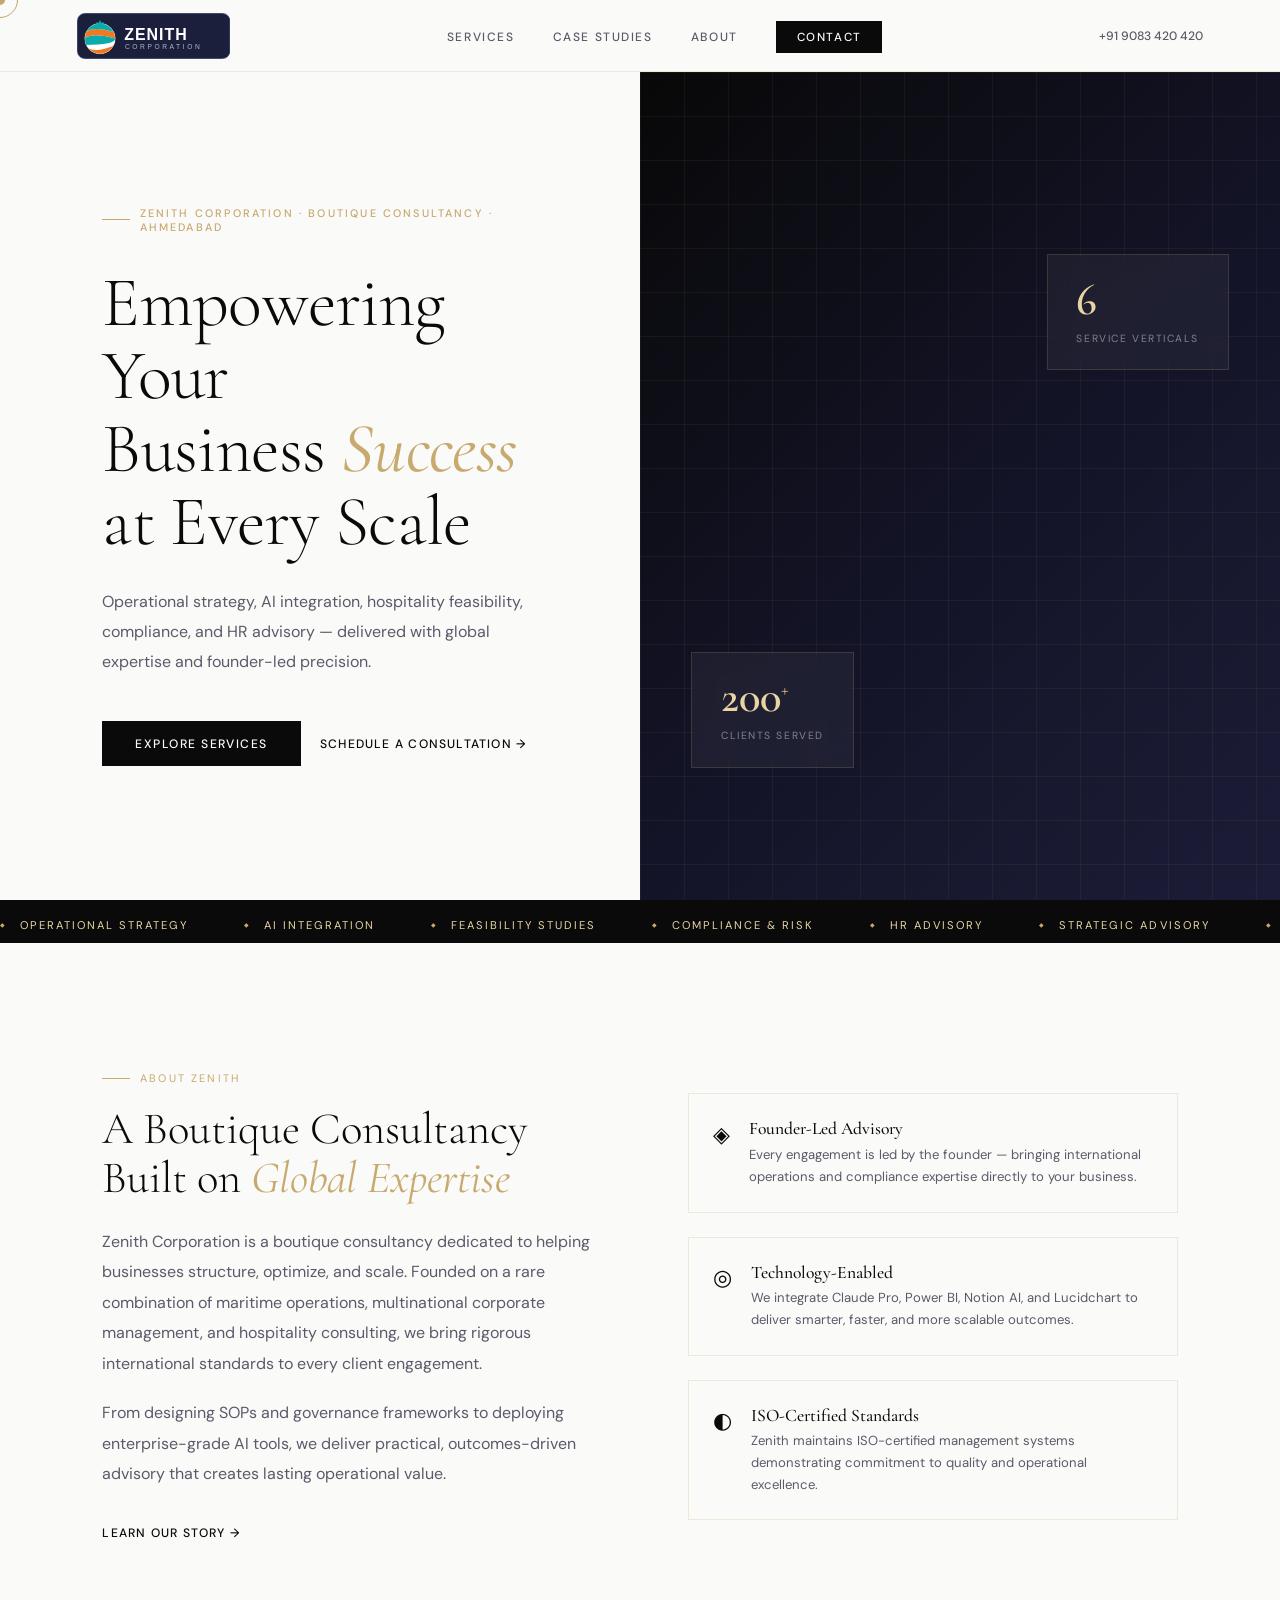
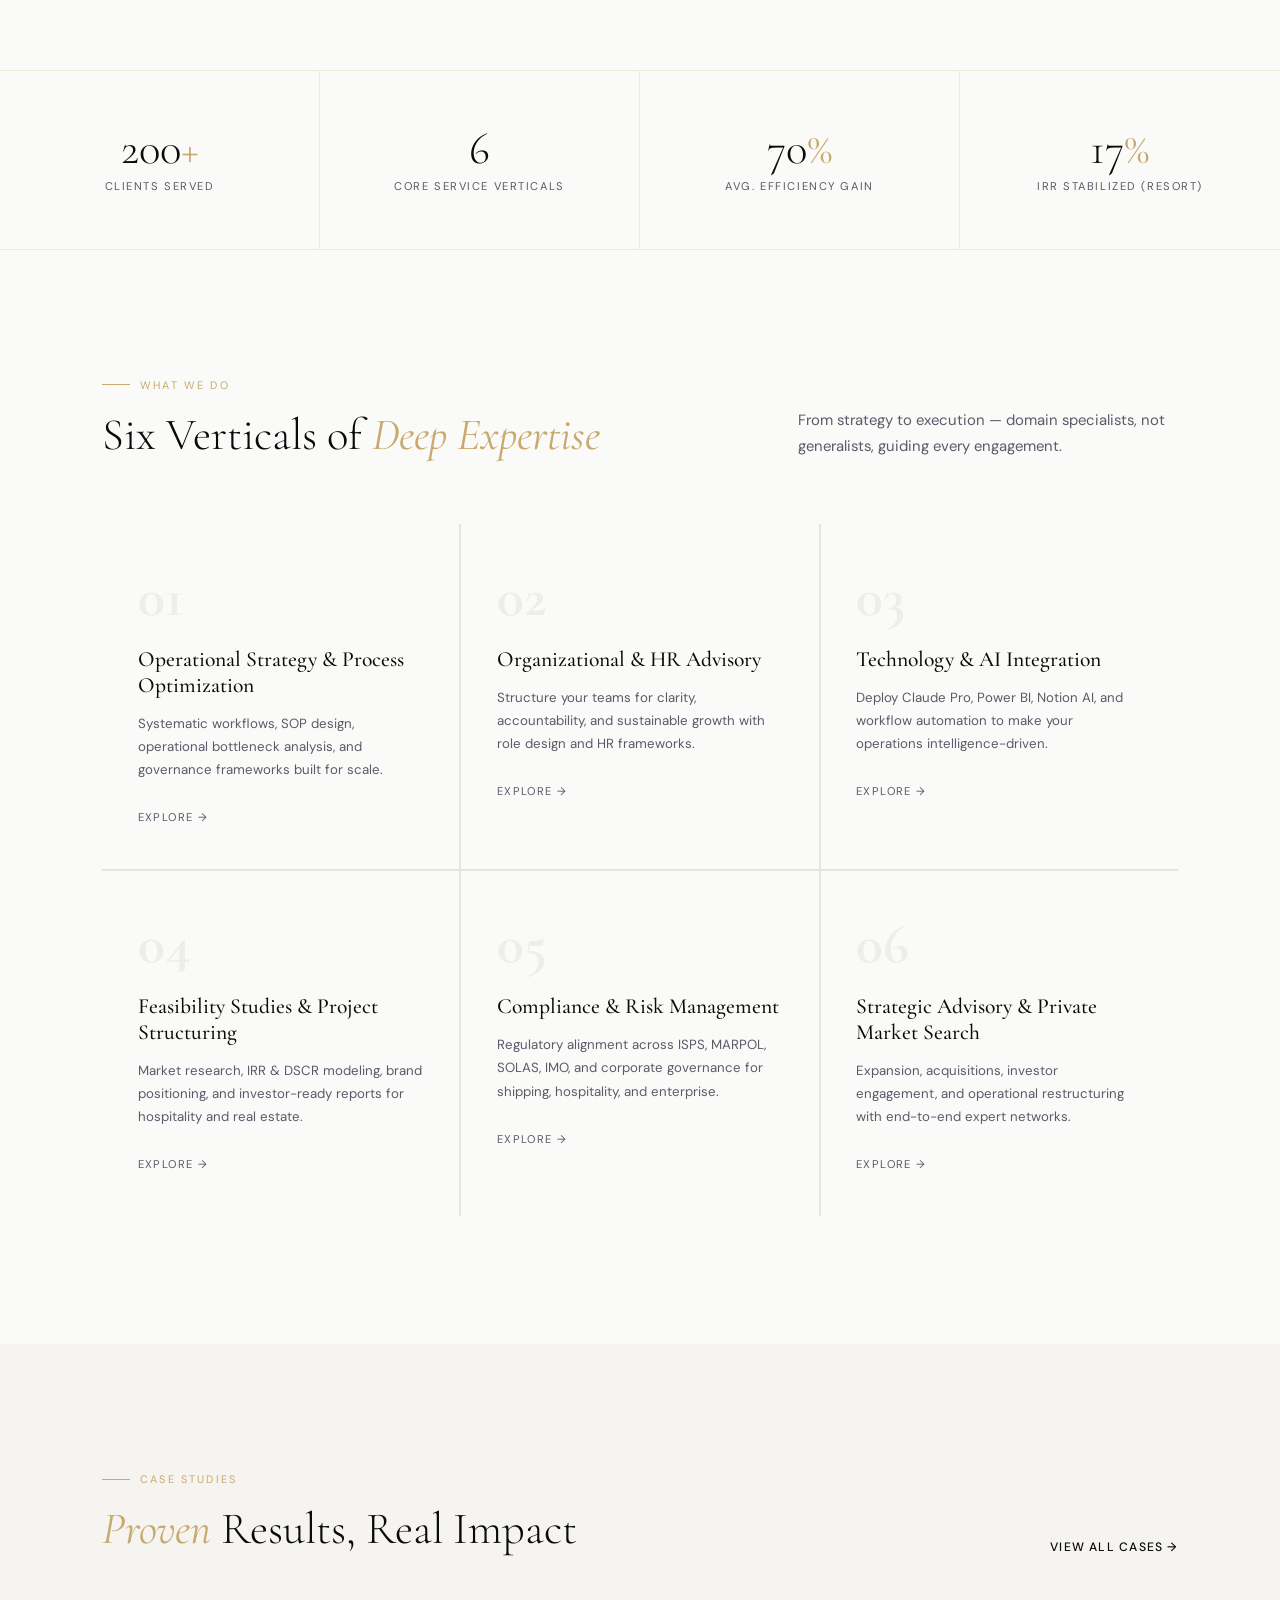
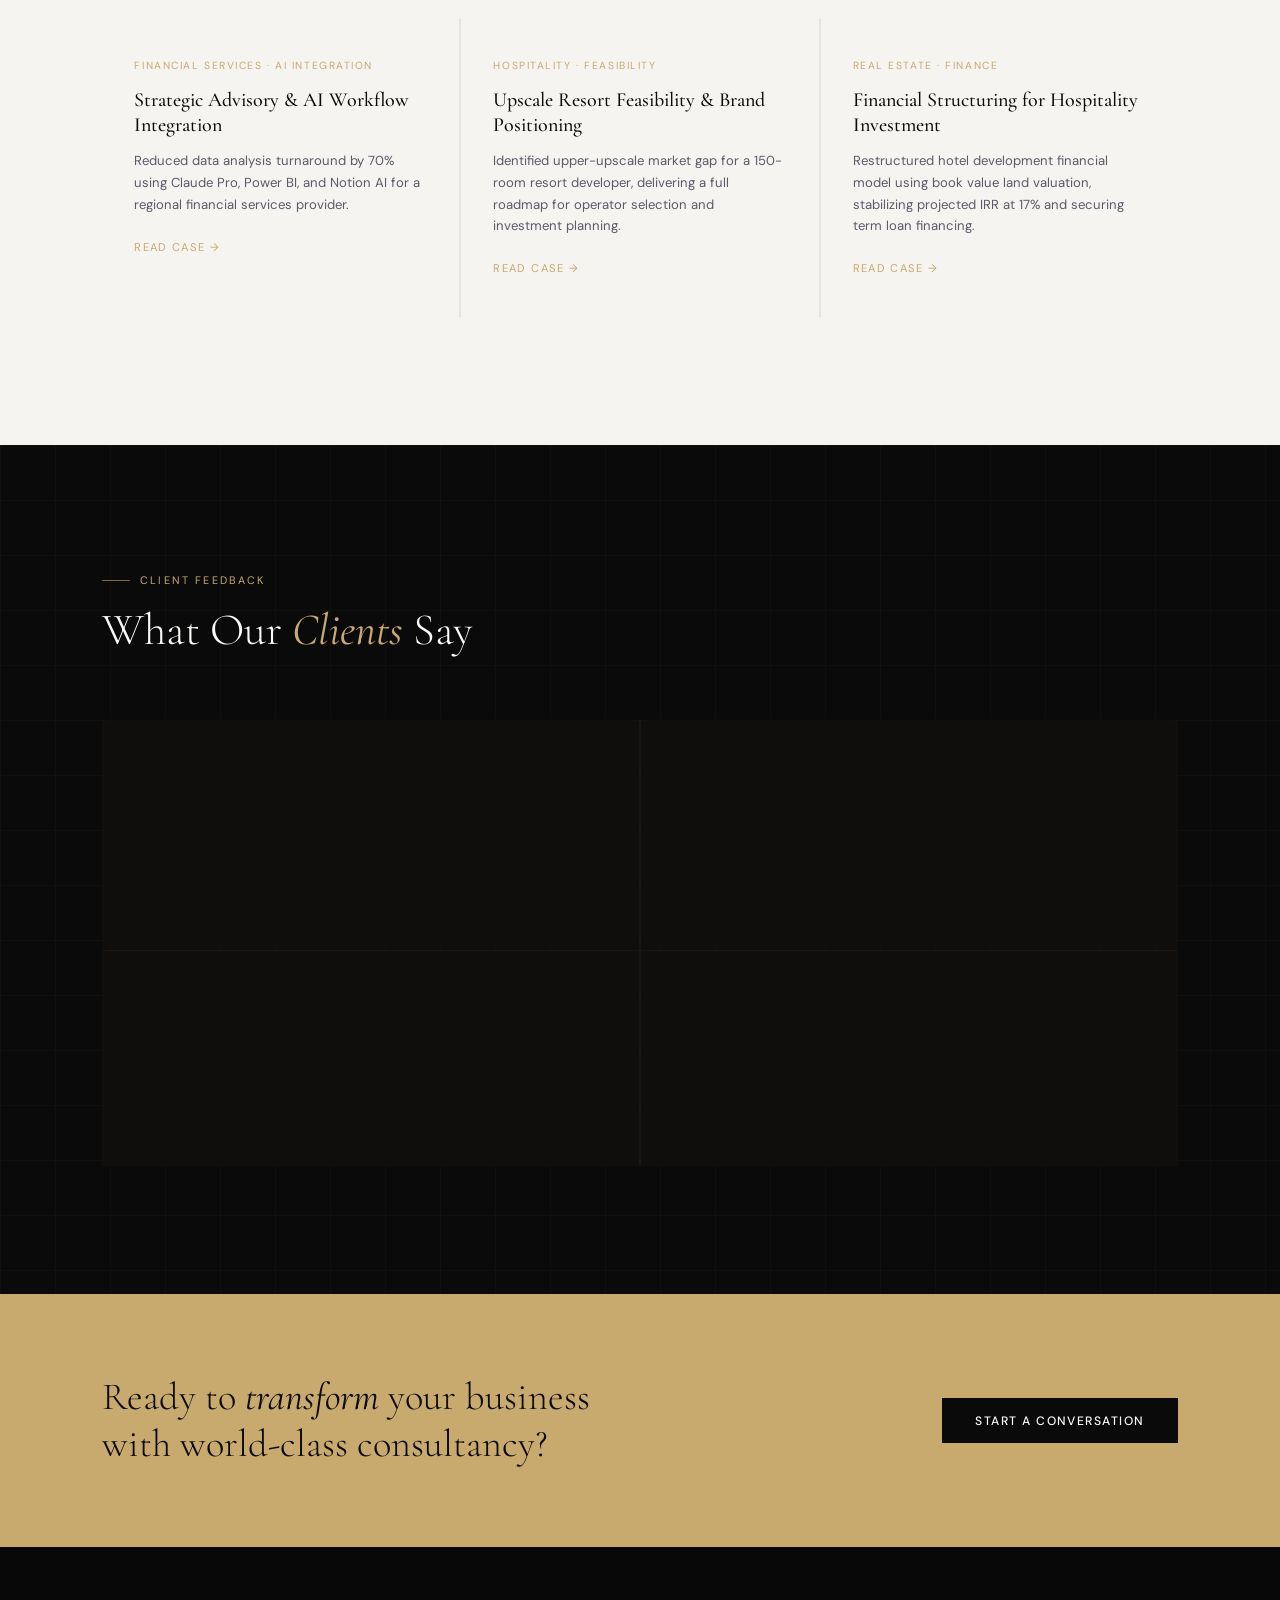
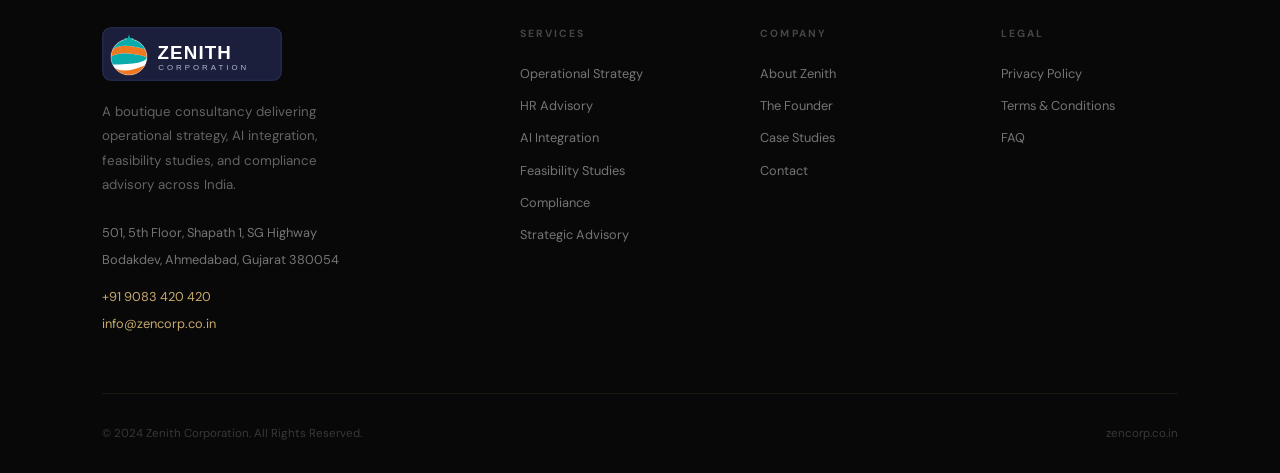
<file: index.html>
<!DOCTYPE html>
<html lang="en">
<head>
<meta charset="UTF-8">
<meta name="viewport" content="width=device-width, initial-scale=1.0">
<title>Zenith Corporation | Empowering Your Business Success</title>
<meta name="description" content="Zenith Corporation is a boutique consultancy delivering operational strategy, AI integration, feasibility studies, compliance, and HR advisory across India.">
<link rel="stylesheet" href="style.css">
<style>
/* ---- HOME-SPECIFIC ---- */
.hero {
  min-height:100vh;
  display:grid;
  grid-template-columns:1fr 1fr;
  padding-top:var(--nav-h);
}
.hero-left {
  display:flex;flex-direction:column;justify-content:center;
  padding:8vw 5vw 8vw 8vw;
  position:relative;z-index:2;
}
.hero-eyebrow {
  display:inline-flex;align-items:center;gap:.6rem;
  font-size:.68rem;letter-spacing:.2em;text-transform:uppercase;
  color:var(--gold);font-weight:500;margin-bottom:2rem;
  opacity:0;animation:fadeUp .8s .2s forwards;
}
.hero-eyebrow::before { content:'';width:28px;height:1px;background:var(--gold); }
.hero-h1 {
  font-family:var(--serif);
  font-size:clamp(3rem,5.5vw,5.8rem);
  font-weight:300;line-height:1.04;letter-spacing:-.01em;
  color:var(--ink);margin-bottom:1.8rem;
  opacity:0;animation:fadeUp .8s .4s forwards;
}
.hero-h1 em { font-style:italic;color:var(--gold);font-weight:400; }
.hero-sub {
  font-size:1rem;color:var(--mid);line-height:1.85;max-width:440px;margin-bottom:2.8rem;
  opacity:0;animation:fadeUp .8s .6s forwards;
}
.hero-actions {
  display:flex;gap:1.2rem;align-items:center;flex-wrap:wrap;
  opacity:0;animation:fadeUp .8s .8s forwards;
}
.hero-right {
  position:relative;overflow:hidden;
  opacity:0;animation:fadeIn 1.2s .3s forwards;
}
.hero-right::before {
  content:'';position:absolute;inset:0;
  background:linear-gradient(135deg,#080808 0%,#131326 50%,#1c1c38 100%);z-index:1;
}
.hero-grid {
  position:absolute;inset:0;z-index:2;
  background-image:linear-gradient(rgba(200,169,110,.07) 1px,transparent 1px),linear-gradient(90deg,rgba(200,169,110,.07) 1px,transparent 1px);
  background-size:44px 44px;
}
.hero-ring {
  position:absolute;border-radius:50%;
  border:1px solid rgba(200,169,110,.12);
  top:50%;left:50%;
  transform:translate(-50%,-50%);
}
.hr1{width:280px;height:280px;animation:spin 18s linear infinite;}
.hr1::before{content:'';position:absolute;top:-3px;left:50%;width:6px;height:6px;background:var(--gold);border-radius:50%;transform:translateX(-50%);}
.hr2{width:420px;height:420px;animation:spin 28s linear infinite reverse;}
.hr3{width:560px;height:560px;animation:spin 40s linear infinite;border-style:dashed;border-color:rgba(200,169,110,.06);}
.hero-stat {
  position:absolute;z-index:4;
  background:rgba(250,250,248,.05);backdrop-filter:blur(12px);
  border:1px solid rgba(200,169,110,.18);padding:1.4rem 1.8rem;
}
.hs1{bottom:16%;left:8%;}
.hs2{top:22%;right:8%;}
.hero-stat .sn { font-family:var(--serif);font-size:2.8rem;font-weight:600;color:var(--gold-lt);line-height:1;display:block;margin-bottom:.2rem; }
.hero-stat .sl { font-size:.65rem;letter-spacing:.15em;text-transform:uppercase;color:rgba(250,250,248,.45); }

/* INTRO */
.intro { display:grid;grid-template-columns:1fr 1fr;gap:6rem;padding:8rem 8vw;align-items:center; }
.intro-text p { font-size:1rem;color:var(--mid);line-height:1.9;margin-bottom:1.2rem; }
.intro-text p:last-child{margin-bottom:0;}
.intro-pillars { display:flex;flex-direction:column;gap:1.5rem; }
.intro-pill {
  display:flex;gap:1.2rem;align-items:flex-start;
  padding:1.5rem;border:1px solid var(--line);
  transition:border-color .3s,background .3s;cursor:none;
}
.intro-pill:hover{border-color:var(--gold);background:rgba(200,169,110,.04);}
.ip-icon{font-size:1.4rem;flex-shrink:0;margin-top:.1rem;}
.ip-title{font-family:var(--serif);font-size:1.1rem;font-weight:500;margin-bottom:.3rem;}
.ip-text{font-size:.82rem;color:var(--mid);line-height:1.65;}

/* SERVICES GRID */
.services-grid { display:grid;grid-template-columns:repeat(3,1fr);gap:2px;background:#e5e4de; }
.srv-card {
  background:var(--white);padding:2.8rem 2.2rem;position:relative;overflow:hidden;
  cursor:none;transition:background .4s;text-decoration:none;color:inherit;display:block;
}
.srv-card::after {
  content:'';position:absolute;bottom:0;left:0;width:100%;height:3px;
  background:var(--gold);transform:scaleX(0);transform-origin:left;
  transition:transform .4s cubic-bezier(.77,0,.175,1);
}
.srv-card:hover{background:var(--ink);}
.srv-card:hover::after{transform:scaleX(1);}
.srv-card:hover .sn{color:rgba(200,169,110,.1);}
.srv-card:hover .st{color:var(--white);}
.srv-card:hover .sd{color:rgba(250,250,248,.45);}
.srv-card:hover .sa{color:var(--gold);}
.sn{font-family:var(--serif);font-size:3.5rem;font-weight:700;color:#eeede8;line-height:1;margin-bottom:1.4rem;transition:color .4s;}
.st{font-family:var(--serif);font-size:1.35rem;font-weight:500;margin-bottom:.8rem;line-height:1.2;transition:color .4s;}
.sd{font-size:.83rem;color:var(--mid);line-height:1.75;margin-bottom:1.8rem;transition:color .4s;}
.sa{font-size:.7rem;letter-spacing:.13em;text-transform:uppercase;color:var(--mid);display:flex;align-items:center;gap:.4rem;transition:color .3s,gap .3s;}
.srv-card:hover .sa{gap:.8rem;}

/* CASE STUDIES PREVIEW */
.cases-grid{display:grid;grid-template-columns:repeat(3,1fr);gap:2px;background:#e5e4de;}
.case-card{background:var(--soft);padding:2.5rem 2rem;text-decoration:none;color:inherit;display:block;transition:background .35s;cursor:none;}
.case-card:hover{background:var(--white);}
.case-tag{font-size:.65rem;letter-spacing:.15em;text-transform:uppercase;color:var(--gold);margin-bottom:1rem;display:block;}
.case-title{font-family:var(--serif);font-size:1.25rem;font-weight:500;line-height:1.25;margin-bottom:.8rem;color:var(--ink);}
.case-result{font-size:.82rem;color:var(--mid);line-height:1.65;margin-bottom:1.2rem;}
.case-arrow{font-size:.7rem;letter-spacing:.12em;text-transform:uppercase;color:var(--gold);}

/* TESTIMONIALS */
.testimonials{background:var(--ink);padding:8rem 8vw;position:relative;overflow:hidden;}
.testimonials::before{content:'';position:absolute;inset:0;background-image:linear-gradient(rgba(200,169,110,.03) 1px,transparent 1px),linear-gradient(90deg,rgba(200,169,110,.03) 1px,transparent 1px);background-size:55px 55px;}
.testi-grid{display:grid;grid-template-columns:repeat(2,1fr);gap:2px;background:rgba(200,169,110,.08);margin-top:4rem;}
.testi-card{background:rgba(10,10,10,.6);backdrop-filter:blur(8px);padding:2.5rem;border:1px solid rgba(200,169,110,.08);transition:border-color .3s;cursor:none;}
.testi-card:hover{border-color:rgba(200,169,110,.25);}
.testi-quote{font-family:var(--serif);font-size:1.15rem;font-style:italic;font-weight:300;color:rgba(250,250,248,.8);line-height:1.7;margin-bottom:1.5rem;}
.testi-quote::before{content:'\201C';font-size:2.5rem;color:var(--gold);line-height:0;vertical-align:-.5rem;margin-right:.2rem;}
.testi-by{font-size:.72rem;letter-spacing:.12em;text-transform:uppercase;color:rgba(250,250,248,.3);}

@media(max-width:1100px){
  .hero{grid-template-columns:1fr;}
  .hero-right{display:none;}
  .hero-left{padding:5rem 8vw;}
  .intro{grid-template-columns:1fr;gap:3rem;}
  .services-grid{grid-template-columns:repeat(2,1fr);}
  .cases-grid{grid-template-columns:repeat(2,1fr);}
  .testi-grid{grid-template-columns:1fr;}
}
@media(max-width:640px){
  .services-grid{grid-template-columns:1fr;}
  .cases-grid{grid-template-columns:1fr;}
}
</style>
</head>
<body>
<div class="cursor" id="cursor"></div>
<div class="cursor-ring" id="cursorRing"></div>

<nav id="mainNav">
  <a href="index.html" class="nav-logo-img" aria-label="Zenith Corporation">
    <svg xmlns="http://www.w3.org/2000/svg" viewBox="0 0 240 72" height="46" width="auto" style="display:block;">
      <defs><clipPath id="gc"><circle cx="36" cy="40" r="24"/></clipPath></defs>
      <rect x="1" y="1" width="238" height="70" rx="11" ry="11" fill="#1b1f3b" stroke="#2a2f5a" stroke-width="1.5"/>
      <circle cx="36" cy="40" r="24" fill="white" clip-path="url(#gc)"/>
      <g clip-path="url(#gc)">
        <circle cx="36" cy="40" r="24" fill="white"/>
        <path d="M12 50 Q24 66 60 50 Q52 64 36 65 Q20 64 12 50Z" fill="#f07820"/>
        <path d="M12 40 Q24 30 60 40 Q60 50 12 50Z" fill="#0aabab"/>
        <path d="M14 30 Q26 20 58 30 Q60 35 60 40 Q24 30 12 40 Q12 35 14 30Z" fill="#f07820"/>
        <path d="M36 16 Q50 16 58 30 Q26 20 14 30 Q21 16 36 16Z" fill="#0aabab"/>
      </g>
      <circle cx="36" cy="40" r="24" fill="none" stroke="#ddd" stroke-width="0.5"/>
      <g transform="translate(36,17)"><polygon points="0,-7 1.6,-2.2 6.6,-2.2 2.8,0.8 4.3,5.6 0,2.8 -4.3,5.6 -2.8,0.8 -6.6,-2.2 -1.6,-2.2" fill="#0aabab"/></g>
      <text x="74" y="43" font-family="Arial Black,Franklin Gothic Heavy,Impact,sans-serif" font-weight="900" font-size="25" fill="white" letter-spacing="1.5">ZENITH</text>
      <text x="75" y="57" font-family="Arial,Helvetica,sans-serif" font-weight="400" font-size="10.5" fill="#b0b8cc" letter-spacing="4">CORPORATION</text>
    </svg>
  </a>
  <ul class="nav-links">
    <li><a href="services.html">Services</a></li>
    <li><a href="case-studies.html">Case Studies</a></li>
    <li><a href="about.html">About</a></li>
    <li><a href="contact.html" class="nav-cta">Contact</a></li>
  </ul>
  <div class="nav-phone"><a href="tel:+919083420420" style="color:inherit;text-decoration:none;">+91 9083 420 420</a></div>
  <button class="nav-hamburger"><span></span><span></span><span></span></button>
</nav>

<!-- HERO -->
<section class="hero">
  <div class="hero-left">
    <div class="hero-eyebrow">Zenith Corporation · Boutique Consultancy · Ahmedabad</div>
    <h1 class="hero-h1">Empowering Your<br>Business <em>Success</em><br>at Every Scale</h1>
    <p class="hero-sub">Operational strategy, AI integration, hospitality feasibility, compliance, and HR advisory — delivered with global expertise and founder-led precision.</p>
    <div class="hero-actions">
      <a href="services.html" class="btn-primary">Explore Services</a>
      <a href="contact.html" class="btn-ghost">Schedule a Consultation →</a>
    </div>
  </div>
  <div class="hero-right">
    <div class="hero-grid"></div>
    <div class="hero-ring hr1"></div>
    <div class="hero-ring hr2"></div>
    <div class="hero-ring hr3"></div>
    <div class="hero-stat hs1"><span class="sn">200<sup style="font-size:1.2rem;color:var(--gold)">+</sup></span><span class="sl">Clients Served</span></div>
    <div class="hero-stat hs2"><span class="sn">6</span><span class="sl">Service Verticals</span></div>
  </div>
</section>

<!-- TICKER -->
<div class="ticker">
  <div class="ticker-inner">
    <span class="ticker-item">Operational Strategy</span>
    <span class="ticker-item">AI Integration</span>
    <span class="ticker-item">Feasibility Studies</span>
    <span class="ticker-item">Compliance & Risk</span>
    <span class="ticker-item">HR Advisory</span>
    <span class="ticker-item">Strategic Advisory</span>
    <span class="ticker-item">Operational Strategy</span>
    <span class="ticker-item">AI Integration</span>
    <span class="ticker-item">Feasibility Studies</span>
    <span class="ticker-item">Compliance & Risk</span>
    <span class="ticker-item">HR Advisory</span>
    <span class="ticker-item">Strategic Advisory</span>
  </div>
</div>

<!-- INTRO -->
<div class="intro reveal">
  <div class="intro-text">
    <div class="tag">About Zenith</div>
    <h2 class="section-title" style="margin-bottom:1.5rem;">A Boutique Consultancy Built on <em>Global Expertise</em></h2>
    <p>Zenith Corporation is a boutique consultancy dedicated to helping businesses structure, optimize, and scale. Founded on a rare combination of maritime operations, multinational corporate management, and hospitality consulting, we bring rigorous international standards to every client engagement.</p>
    <p>From designing SOPs and governance frameworks to deploying enterprise-grade AI tools, we deliver practical, outcomes-driven advisory that creates lasting operational value.</p>
    <div style="margin-top:2rem;"><a href="about.html" class="btn-ghost">Learn Our Story →</a></div>
  </div>
  <div class="intro-pillars">
    <div class="intro-pill">
      <div class="ip-icon">◈</div>
      <div><div class="ip-title">Founder-Led Advisory</div><p class="ip-text">Every engagement is led by the founder — bringing international operations and compliance expertise directly to your business.</p></div>
    </div>
    <div class="intro-pill">
      <div class="ip-icon">◎</div>
      <div><div class="ip-title">Technology-Enabled</div><p class="ip-text">We integrate Claude Pro, Power BI, Notion AI, and Lucidchart to deliver smarter, faster, and more scalable outcomes.</p></div>
    </div>
    <div class="intro-pill">
      <div class="ip-icon">◐</div>
      <div><div class="ip-title">ISO-Certified Standards</div><p class="ip-text">Zenith maintains ISO-certified management systems demonstrating commitment to quality and operational excellence.</p></div>
    </div>
  </div>
</div>

<!-- STATS -->
<div class="stats-row reveal">
  <div class="stat-cell"><div class="stat-big">200<span>+</span></div><div class="stat-cap">Clients Served</div></div>
  <div class="stat-cell"><div class="stat-big">6</div><div class="stat-cap">Core Service Verticals</div></div>
  <div class="stat-cell"><div class="stat-big">70<span>%</span></div><div class="stat-cap">Avg. Efficiency Gain</div></div>
  <div class="stat-cell"><div class="stat-big">17<span>%</span></div><div class="stat-cap">IRR Stabilized (Resort)</div></div>
</div>

<!-- SERVICES -->
<section class="section" id="services">
  <div class="section-head split reveal">
    <div>
      <div class="tag">What We Do</div>
      <h2 class="section-title">Six Verticals of <em>Deep Expertise</em></h2>
    </div>
    <p class="section-sub">From strategy to execution — domain specialists, not generalists, guiding every engagement.</p>
  </div>
  <div class="services-grid reveal">
    <a href="services.html#ops" class="srv-card">
      <div class="sn">01</div>
      <h3 class="st">Operational Strategy & Process Optimization</h3>
      <p class="sd">Systematic workflows, SOP design, operational bottleneck analysis, and governance frameworks built for scale.</p>
      <span class="sa">Explore →</span>
    </a>
    <a href="services.html#hr" class="srv-card">
      <div class="sn">02</div>
      <h3 class="st">Organizational & HR Advisory</h3>
      <p class="sd">Structure your teams for clarity, accountability, and sustainable growth with role design and HR frameworks.</p>
      <span class="sa">Explore →</span>
    </a>
    <a href="services.html#ai" class="srv-card">
      <div class="sn">03</div>
      <h3 class="st">Technology & AI Integration</h3>
      <p class="sd">Deploy Claude Pro, Power BI, Notion AI, and workflow automation to make your operations intelligence-driven.</p>
      <span class="sa">Explore →</span>
    </a>
    <a href="services.html#feasibility" class="srv-card">
      <div class="sn">04</div>
      <h3 class="st">Feasibility Studies & Project Structuring</h3>
      <p class="sd">Market research, IRR & DSCR modeling, brand positioning, and investor-ready reports for hospitality and real estate.</p>
      <span class="sa">Explore →</span>
    </a>
    <a href="services.html#compliance" class="srv-card">
      <div class="sn">05</div>
      <h3 class="st">Compliance & Risk Management</h3>
      <p class="sd">Regulatory alignment across ISPS, MARPOL, SOLAS, IMO, and corporate governance for shipping, hospitality, and enterprise.</p>
      <span class="sa">Explore →</span>
    </a>
    <a href="services.html#strategy" class="srv-card">
      <div class="sn">06</div>
      <h3 class="st">Strategic Advisory & Private Market Search</h3>
      <p class="sd">Expansion, acquisitions, investor engagement, and operational restructuring with end-to-end expert networks.</p>
      <span class="sa">Explore →</span>
    </a>
  </div>
</section>

<!-- CASE STUDIES PREVIEW -->
<section class="section soft">
  <div class="section-head split reveal">
    <div>
      <div class="tag">Case Studies</div>
      <h2 class="section-title"><em>Proven</em> Results, Real Impact</h2>
    </div>
    <a href="case-studies.html" class="btn-ghost">View All Cases →</a>
  </div>
  <div class="cases-grid reveal">
    <a href="case-studies.html#cs1" class="case-card">
      <span class="case-tag">Financial Services · AI Integration</span>
      <h3 class="case-title">Strategic Advisory & AI Workflow Integration</h3>
      <p class="case-result">Reduced data analysis turnaround by 70% using Claude Pro, Power BI, and Notion AI for a regional financial services provider.</p>
      <span class="case-arrow">Read Case →</span>
    </a>
    <a href="case-studies.html#cs2" class="case-card">
      <span class="case-tag">Hospitality · Feasibility</span>
      <h3 class="case-title">Upscale Resort Feasibility & Brand Positioning</h3>
      <p class="case-result">Identified upper-upscale market gap for a 150-room resort developer, delivering a full roadmap for operator selection and investment planning.</p>
      <span class="case-arrow">Read Case →</span>
    </a>
    <a href="case-studies.html#cs3" class="case-card">
      <span class="case-tag">Real Estate · Finance</span>
      <h3 class="case-title">Financial Structuring for Hospitality Investment</h3>
      <p class="case-result">Restructured hotel development financial model using book value land valuation, stabilizing projected IRR at 17% and securing term loan financing.</p>
      <span class="case-arrow">Read Case →</span>
    </a>
  </div>
</section>

<!-- TESTIMONIALS -->
<section class="testimonials">
  <div class="reveal" style="position:relative;z-index:2;">
    <div class="tag light"><span>Client Feedback</span></div>
    <h2 class="section-title light">What Our <em>Clients</em> Say</h2>
  </div>
  <div class="testi-grid reveal" style="position:relative;z-index:2;">
    <div class="testi-card">
      <p class="testi-quote">Zenith Corporation transformed the way we operate. Their ability to streamline workflows and implement robust SOPs has elevated our service standards and efficiency.</p>
      <div class="testi-by">Senior Operations Executive · Confidential Hospitality Brand</div>
    </div>
    <div class="testi-card">
      <p class="testi-quote">Their advisory on feasibility, financial modeling, and project structuring gave us the confidence to invest in a high-end resort with minimal risk.</p>
      <div class="testi-by">Regional Developer · Hospitality Sector</div>
    </div>
    <div class="testi-card">
      <p class="testi-quote">The team's expertise in compliance and operational governance is unmatched. We now have systems ensuring safety, regulatory alignment, and process transparency across all units.</p>
      <div class="testi-by">Private Supply Chain Firm · Confidential</div>
    </div>
    <div class="testi-card">
      <p class="testi-quote">Zenith's use of AI and digital tools allowed us to focus on strategy and client engagement while reducing manual reporting by more than half.</p>
      <div class="testi-by">Financial Services Provider · Confidential</div>
    </div>
  </div>
</section>

<!-- CTA BAND -->
<div class="cta-band reveal">
  <h2>Ready to <em>transform</em> your business with world-class consultancy?</h2>
  <a href="contact.html" class="btn-primary">Start a Conversation</a>
</div>

<!-- FOOTER -->
<footer>
  <div class="footer-grid">
    <div class="footer-brand">
      <a href="index.html" class="nav-logo-img" aria-label="Zenith Corporation">
      <svg xmlns="http://www.w3.org/2000/svg" viewBox="0 0 240 72" height="54" width="auto" style="display:block;margin-bottom:1.2rem;">
        <defs><clipPath id="gc2"><circle cx="36" cy="40" r="24"/></clipPath></defs>
        <rect x="1" y="1" width="238" height="70" rx="11" ry="11" fill="#1b1f3b" stroke="#2a2f5a" stroke-width="1.5"/>
        <circle cx="36" cy="40" r="24" fill="white" clip-path="url(#gc2)"/>
        <g clip-path="url(#gc2)">
          <circle cx="36" cy="40" r="24" fill="white"/>
          <path d="M12 50 Q24 66 60 50 Q52 64 36 65 Q20 64 12 50Z" fill="#f07820"/>
          <path d="M12 40 Q24 30 60 40 Q60 50 12 50Z" fill="#0aabab"/>
          <path d="M14 30 Q26 20 58 30 Q60 35 60 40 Q24 30 12 40 Q12 35 14 30Z" fill="#f07820"/>
          <path d="M36 16 Q50 16 58 30 Q26 20 14 30 Q21 16 36 16Z" fill="#0aabab"/>
        </g>
        <circle cx="36" cy="40" r="24" fill="none" stroke="#ddd" stroke-width="0.5"/>
        <g transform="translate(36,17)"><polygon points="0,-7 1.6,-2.2 6.6,-2.2 2.8,0.8 4.3,5.6 0,2.8 -4.3,5.6 -2.8,0.8 -6.6,-2.2 -1.6,-2.2" fill="#0aabab"/></g>
        <text x="74" y="43" font-family="Arial Black,Franklin Gothic Heavy,Impact,sans-serif" font-weight="900" font-size="25" fill="white" letter-spacing="1.5">ZENITH</text>
        <text x="75" y="57" font-family="Arial,Helvetica,sans-serif" font-weight="400" font-size="10.5" fill="#b0b8cc" letter-spacing="4">CORPORATION</text>
      </svg>
    </a>
      <p class="footer-tagline">A boutique consultancy delivering operational strategy, AI integration, feasibility studies, and compliance advisory across India.</p>
      <div class="footer-contact-info">
        <div>501, 5th Floor, Shapath 1, SG Highway<br>Bodakdev, Ahmedabad, Gujarat 380054</div>
        <div style="margin-top:.6rem;"><a href="tel:+919083420420" style="color:var(--gold);text-decoration:none;">+91 9083 420 420</a></div>
        <div><a href="mailto:info@zencorp.co.in">info@zencorp.co.in</a></div>
      </div>
    </div>
    <div class="footer-col">
      <h5>Services</h5>
      <ul>
        <li><a href="services.html#ops">Operational Strategy</a></li>
        <li><a href="services.html#hr">HR Advisory</a></li>
        <li><a href="services.html#ai">AI Integration</a></li>
        <li><a href="services.html#feasibility">Feasibility Studies</a></li>
        <li><a href="services.html#compliance">Compliance</a></li>
        <li><a href="services.html#strategy">Strategic Advisory</a></li>
      </ul>
    </div>
    <div class="footer-col">
      <h5>Company</h5>
      <ul>
        <li><a href="about.html">About Zenith</a></li>
        <li><a href="about.html#founder">The Founder</a></li>
        <li><a href="case-studies.html">Case Studies</a></li>
        <li><a href="contact.html">Contact</a></li>
      </ul>
    </div>
    <div class="footer-col">
      <h5>Legal</h5>
      <ul>
        <li><a href="privacy.html">Privacy Policy</a></li>
        <li><a href="terms.html">Terms & Conditions</a></li>
        <li><a href="faq.html">FAQ</a></li>
      </ul>
    </div>
  </div>
  <div class="footer-bottom">
    <span>© 2024 Zenith Corporation. All Rights Reserved.</span>
    <span>zencorp.co.in</span>
  </div>
</footer>

<script src="main.js"></script>
</body>
</html>
</file>
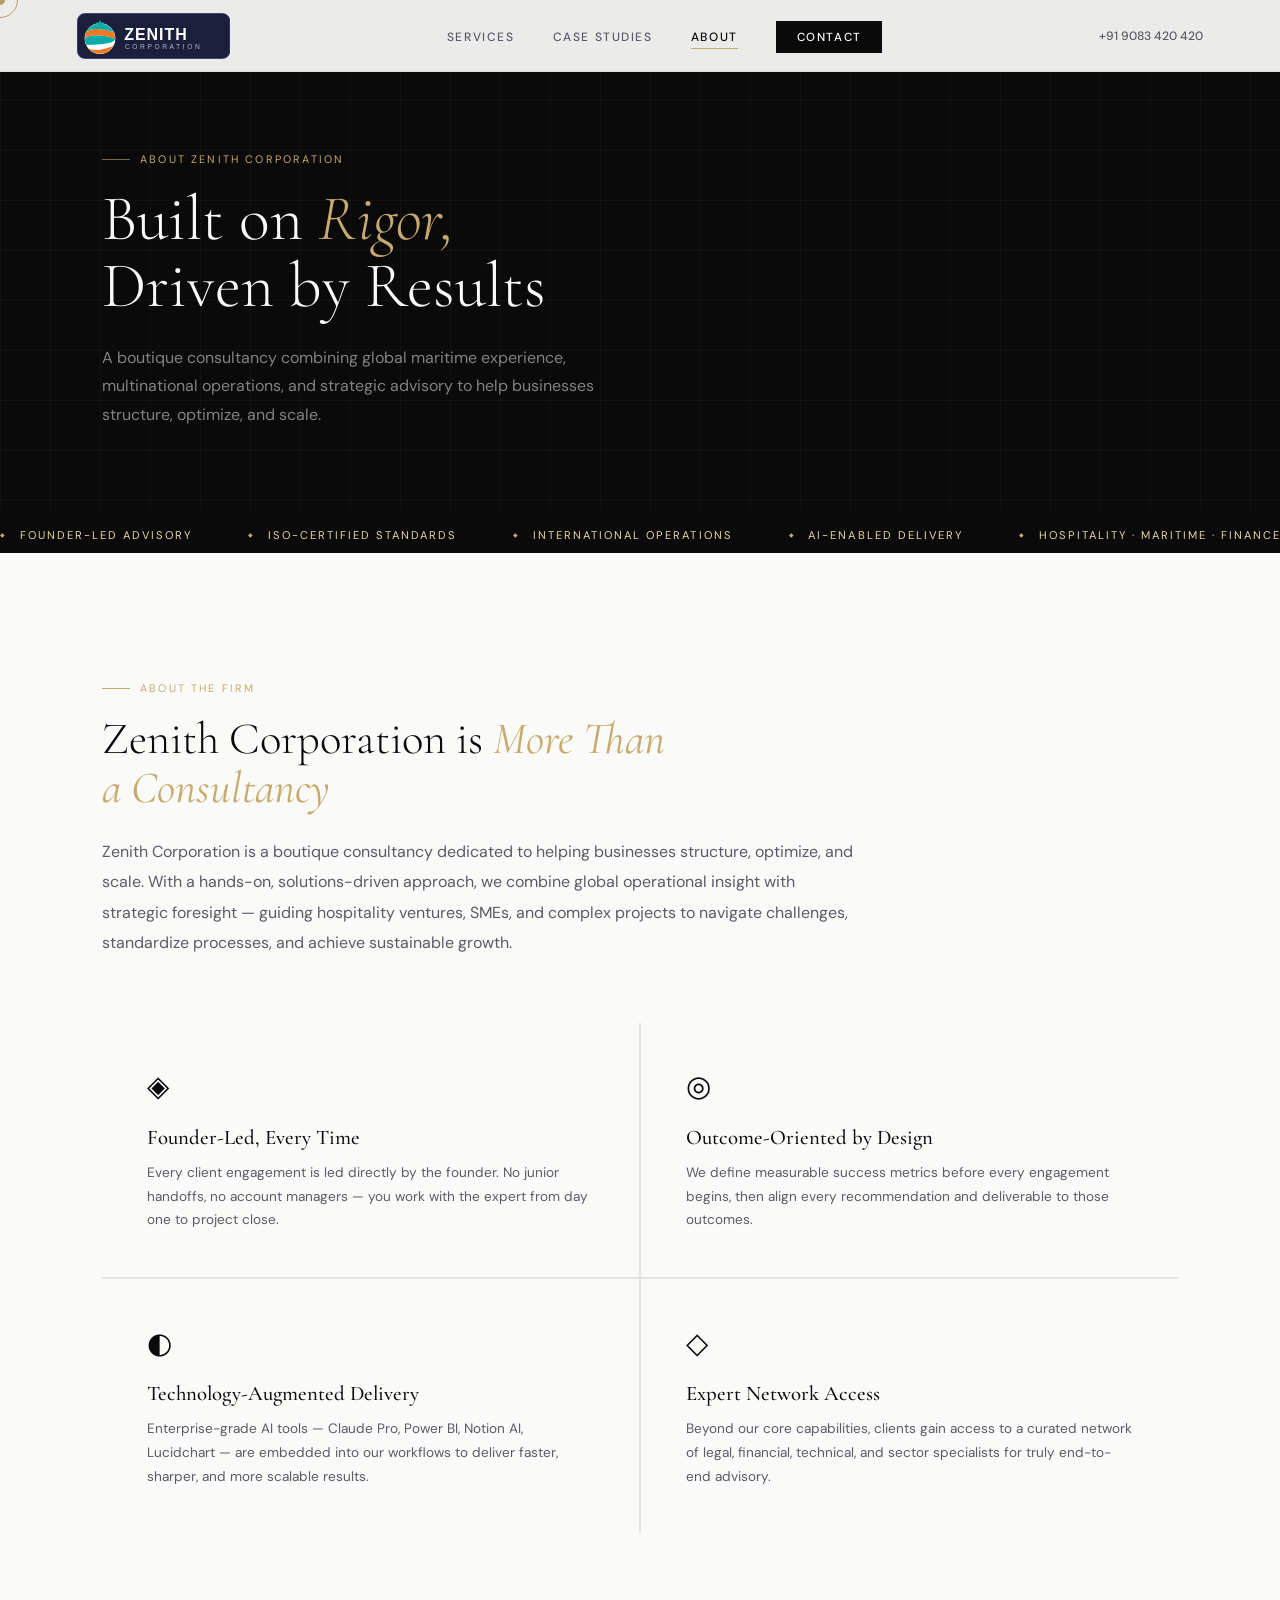
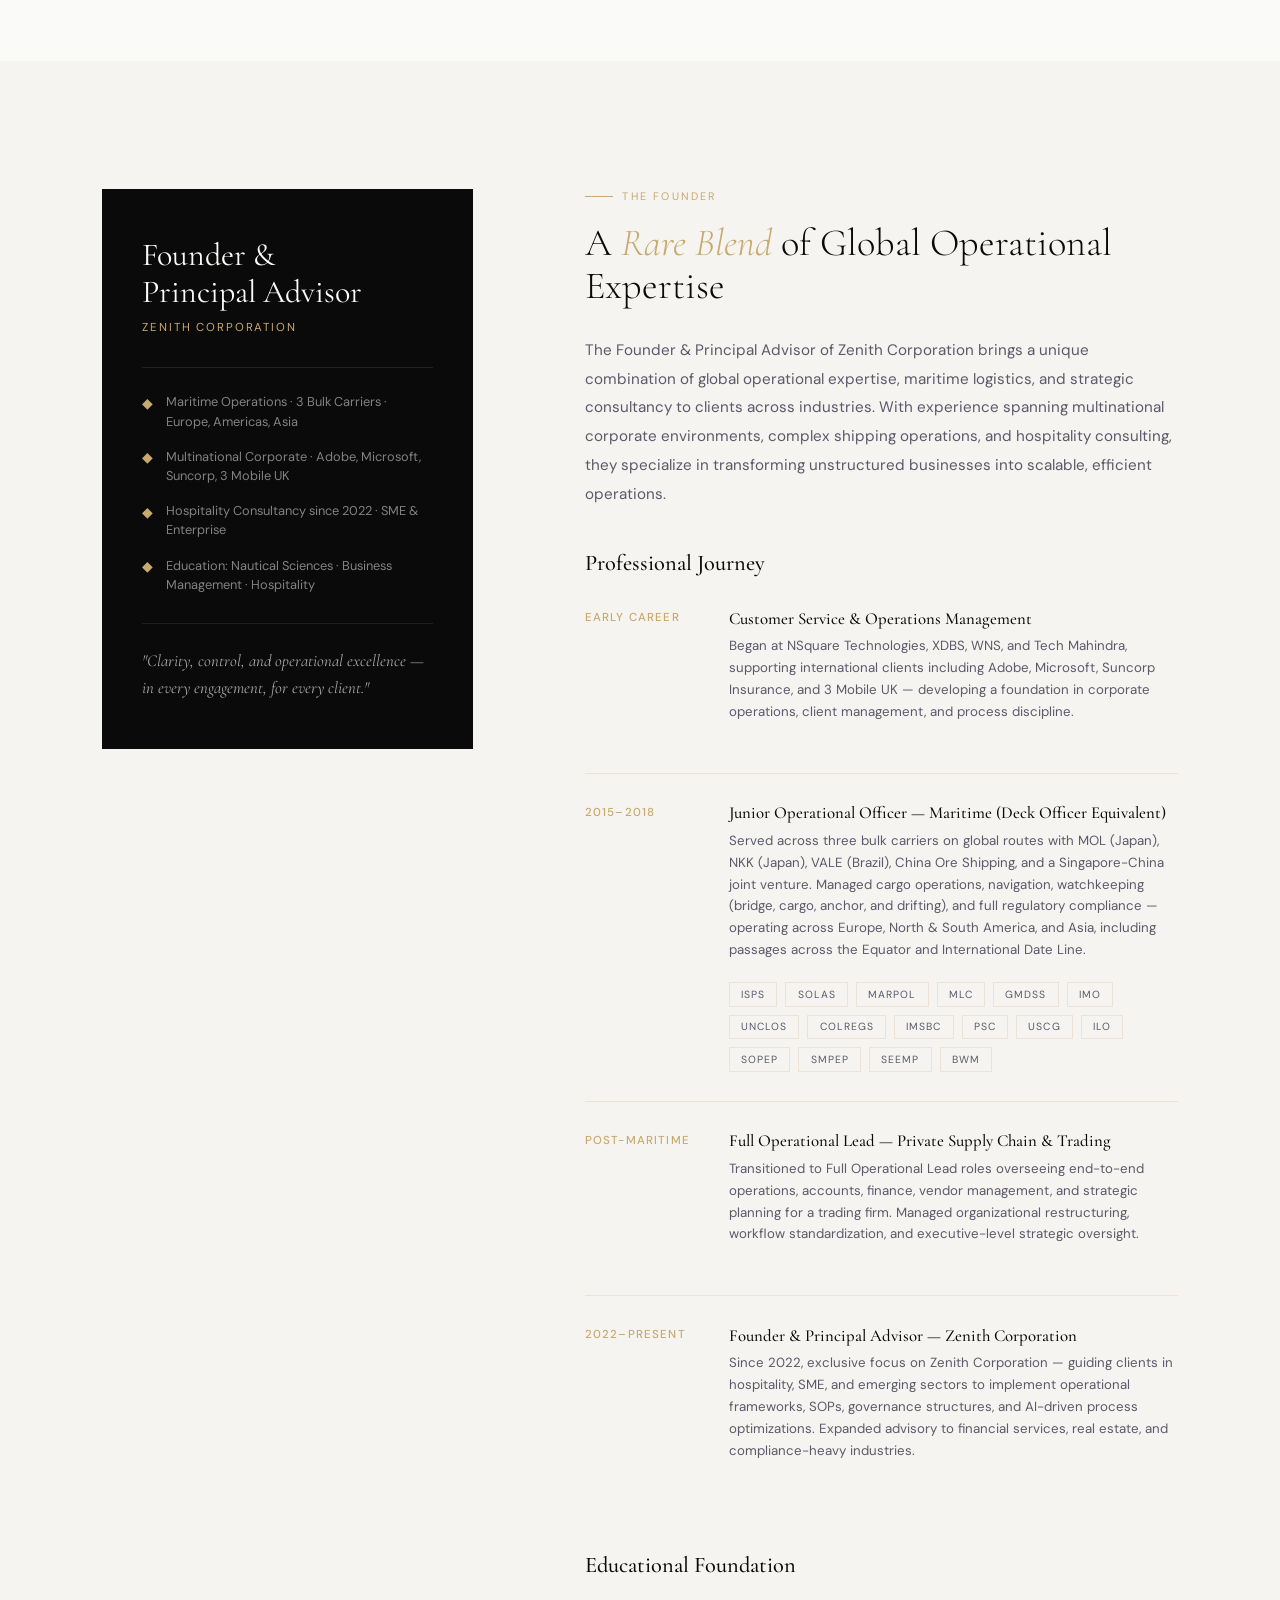
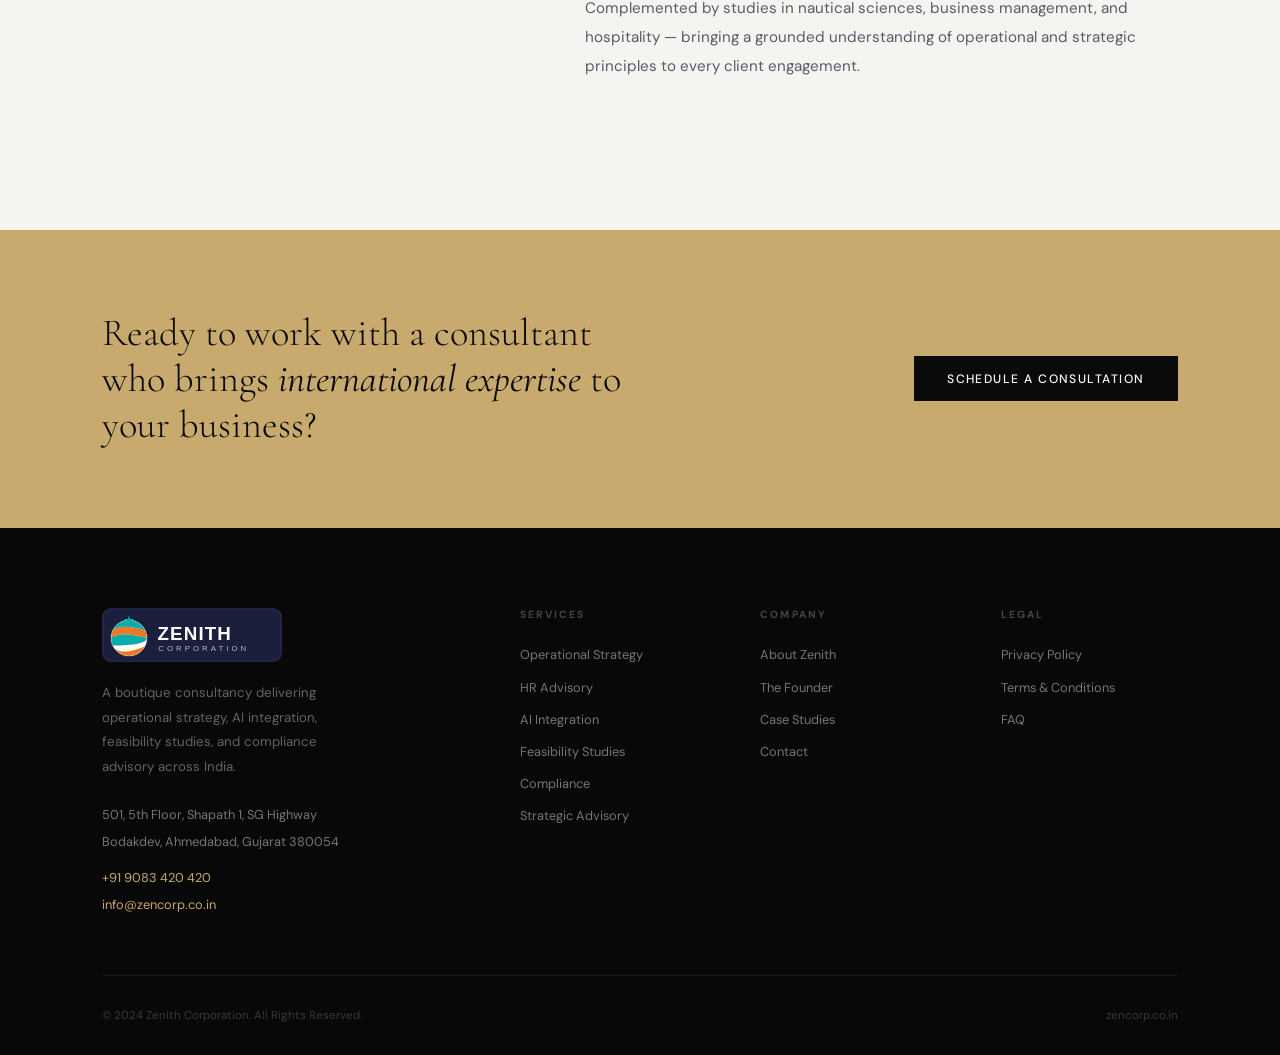
<file: about.html>
<!DOCTYPE html>
<html lang="en">
<head>
<meta charset="UTF-8">
<meta name="viewport" content="width=device-width, initial-scale=1.0">
<title>About — Zenith Corporation</title>
<meta name="description" content="Learn about Zenith Corporation's founder-led advisory, global operational expertise, and boutique consultancy approach.">
<link rel="stylesheet" href="style.css">
<style>
.founder-section{display:grid;grid-template-columns:1fr 1.6fr;gap:7rem;padding:8rem 8vw;align-items:start;}
.founder-badge{
  background:var(--ink);padding:3rem 2.5rem;position:sticky;top:100px;
}
.founder-badge .fb-name{font-family:var(--serif);font-size:2rem;font-weight:400;color:var(--white);line-height:1.15;margin-bottom:.6rem;}
.founder-badge .fb-title{font-size:.72rem;letter-spacing:.16em;text-transform:uppercase;color:var(--gold);margin-bottom:2rem;}
.founder-badge .fb-line{height:1px;background:rgba(200,169,110,.15);margin-bottom:1.5rem;}
.founder-badge .fb-fact{display:flex;gap:.8rem;margin-bottom:1rem;align-items:flex-start;}
.founder-badge .fb-fact-icon{color:var(--gold);margin-top:.1rem;font-size:.9rem;}
.founder-badge .fb-fact-text{font-size:.8rem;color:rgba(250,250,248,.5);line-height:1.5;}
.founder-badge .fb-quote{font-family:var(--serif);font-style:italic;font-size:1.05rem;color:rgba(250,250,248,.65);line-height:1.6;margin-top:1.8rem;padding-top:1.5rem;border-top:1px solid rgba(200,169,110,.12);}

.founder-bio h2{font-family:var(--serif);font-size:clamp(1.8rem,3vw,3rem);font-weight:300;color:var(--ink);margin-bottom:1.8rem;line-height:1.1;}
.founder-bio h2 em{font-style:italic;color:var(--gold);}
.founder-bio p{font-size:.95rem;color:var(--mid);line-height:1.9;margin-bottom:1.3rem;}
.founder-bio h3{font-family:var(--serif);font-size:1.4rem;font-weight:500;color:var(--ink);margin:2.5rem 0 1rem;}

.timeline{margin:2rem 0;}
.tl-item{display:grid;grid-template-columns:120px 1fr;gap:1.5rem;margin-bottom:1.8rem;padding-bottom:1.8rem;border-bottom:1px solid var(--line);}
.tl-item:last-child{border-bottom:none;}
.tl-period{font-size:.72rem;letter-spacing:.1em;text-transform:uppercase;color:var(--gold);font-weight:500;padding-top:.15rem;}
.tl-content h4{font-family:var(--serif);font-size:1.05rem;font-weight:500;color:var(--ink);margin-bottom:.4rem;}
.tl-content p{font-size:.83rem;color:var(--mid);line-height:1.65;}

.shipping-certs{display:flex;flex-wrap:wrap;gap:.5rem;margin-top:1rem;}
.cert-badge{font-size:.65rem;letter-spacing:.1em;text-transform:uppercase;padding:.3rem .7rem;border:1px solid var(--line);color:var(--mid);}

/* COMPANY VALUES */
.values-grid{display:grid;grid-template-columns:repeat(2,1fr);gap:2px;background:#e5e4de;}
.val-card{background:var(--white);padding:2.8rem;cursor:none;transition:background .35s;}
.val-card:hover{background:var(--soft);}
.val-icon{font-size:1.8rem;margin-bottom:1.2rem;}
.val-title{font-family:var(--serif);font-size:1.3rem;font-weight:500;margin-bottom:.7rem;}
.val-text{font-size:.85rem;color:var(--mid);line-height:1.75;}

@media(max-width:1100px){
  .founder-section{grid-template-columns:1fr;gap:3rem;}
  .founder-badge{position:static;}
  .values-grid{grid-template-columns:1fr;}
}
</style>
</head>
<body>
<div class="cursor" id="cursor"></div>
<div class="cursor-ring" id="cursorRing"></div>

<nav id="mainNav">
  <a href="index.html" class="nav-logo-img" aria-label="Zenith Corporation">
    <svg xmlns="http://www.w3.org/2000/svg" viewBox="0 0 240 72" height="46" width="auto" style="display:block;">
      <defs><clipPath id="gc"><circle cx="36" cy="40" r="24"/></clipPath></defs>
      <rect x="1" y="1" width="238" height="70" rx="11" ry="11" fill="#1b1f3b" stroke="#2a2f5a" stroke-width="1.5"/>
      <circle cx="36" cy="40" r="24" fill="white" clip-path="url(#gc)"/>
      <g clip-path="url(#gc)">
        <circle cx="36" cy="40" r="24" fill="white"/>
        <path d="M12 50 Q24 66 60 50 Q52 64 36 65 Q20 64 12 50Z" fill="#f07820"/>
        <path d="M12 40 Q24 30 60 40 Q60 50 12 50Z" fill="#0aabab"/>
        <path d="M14 30 Q26 20 58 30 Q60 35 60 40 Q24 30 12 40 Q12 35 14 30Z" fill="#f07820"/>
        <path d="M36 16 Q50 16 58 30 Q26 20 14 30 Q21 16 36 16Z" fill="#0aabab"/>
      </g>
      <circle cx="36" cy="40" r="24" fill="none" stroke="#ddd" stroke-width="0.5"/>
      <g transform="translate(36,17)"><polygon points="0,-7 1.6,-2.2 6.6,-2.2 2.8,0.8 4.3,5.6 0,2.8 -4.3,5.6 -2.8,0.8 -6.6,-2.2 -1.6,-2.2" fill="#0aabab"/></g>
      <text x="74" y="43" font-family="Arial Black,Franklin Gothic Heavy,Impact,sans-serif" font-weight="900" font-size="25" fill="white" letter-spacing="1.5">ZENITH</text>
      <text x="75" y="57" font-family="Arial,Helvetica,sans-serif" font-weight="400" font-size="10.5" fill="#b0b8cc" letter-spacing="4">CORPORATION</text>
    </svg>
  </a>
  <ul class="nav-links">
    <li><a href="services.html">Services</a></li>
    <li><a href="case-studies.html">Case Studies</a></li>
    <li><a href="about.html">About</a></li>
    <li><a href="contact.html" class="nav-cta">Contact</a></li>
  </ul>
  <div class="nav-phone"><a href="tel:+919083420420" style="color:inherit;text-decoration:none;">+91 9083 420 420</a></div>
  <button class="nav-hamburger"><span></span><span></span><span></span></button>
</nav>

<!-- PAGE HERO -->
<div class="page-hero">
  <div class="page-hero-inner">
    <div class="tag light" style="margin-bottom:1.2rem;"><span>About Zenith Corporation</span></div>
    <h1>Built on <em>Rigor,</em><br>Driven by Results</h1>
    <p>A boutique consultancy combining global maritime experience, multinational operations, and strategic advisory to help businesses structure, optimize, and scale.</p>
  </div>
</div>

<!-- TICKER -->
<div class="ticker">
  <div class="ticker-inner">
    <span class="ticker-item">Founder-Led Advisory</span>
    <span class="ticker-item">ISO-Certified Standards</span>
    <span class="ticker-item">International Operations</span>
    <span class="ticker-item">AI-Enabled Delivery</span>
    <span class="ticker-item">Hospitality · Maritime · Finance</span>
    <span class="ticker-item">Clarity · Control · Growth</span>
    <span class="ticker-item">Founder-Led Advisory</span>
    <span class="ticker-item">ISO-Certified Standards</span>
    <span class="ticker-item">International Operations</span>
    <span class="ticker-item">AI-Enabled Delivery</span>
    <span class="ticker-item">Hospitality · Maritime · Finance</span>
    <span class="ticker-item">Clarity · Control · Growth</span>
  </div>
</div>

<!-- ABOUT ZENITH CORP -->
<section class="section reveal" id="company">
  <div class="section-head" style="max-width:760px;">
    <div class="tag">About The Firm</div>
    <h2 class="section-title" style="margin-bottom:1.5rem;">Zenith Corporation is <em>More Than a Consultancy</em></h2>
    <p style="font-size:1rem;color:var(--mid);line-height:1.9;">Zenith Corporation is a boutique consultancy dedicated to helping businesses structure, optimize, and scale. With a hands-on, solutions-driven approach, we combine global operational insight with strategic foresight — guiding hospitality ventures, SMEs, and complex projects to navigate challenges, standardize processes, and achieve sustainable growth.</p>
  </div>
  <div class="values-grid" style="margin-top:4rem;">
    <div class="val-card">
      <div class="val-icon">◈</div>
      <h3 class="val-title">Founder-Led, Every Time</h3>
      <p class="val-text">Every client engagement is led directly by the founder. No junior handoffs, no account managers — you work with the expert from day one to project close.</p>
    </div>
    <div class="val-card">
      <div class="val-icon">◎</div>
      <h3 class="val-title">Outcome-Oriented by Design</h3>
      <p class="val-text">We define measurable success metrics before every engagement begins, then align every recommendation and deliverable to those outcomes.</p>
    </div>
    <div class="val-card">
      <div class="val-icon">◐</div>
      <h3 class="val-title">Technology-Augmented Delivery</h3>
      <p class="val-text">Enterprise-grade AI tools — Claude Pro, Power BI, Notion AI, Lucidchart — are embedded into our workflows to deliver faster, sharper, and more scalable results.</p>
    </div>
    <div class="val-card">
      <div class="val-icon">◇</div>
      <h3 class="val-title">Expert Network Access</h3>
      <p class="val-text">Beyond our core capabilities, clients gain access to a curated network of legal, financial, technical, and sector specialists for truly end-to-end advisory.</p>
    </div>
  </div>
</section>

<!-- FOUNDER BIO -->
<section class="founder-section reveal" id="founder" style="background:var(--soft);">
  <div class="founder-badge">
    <div class="fb-name">Founder &<br>Principal Advisor</div>
    <div class="fb-title">Zenith Corporation</div>
    <div class="fb-line"></div>
    <div class="fb-fact"><span class="fb-fact-icon">◆</span><span class="fb-fact-text">Maritime Operations · 3 Bulk Carriers · Europe, Americas, Asia</span></div>
    <div class="fb-fact"><span class="fb-fact-icon">◆</span><span class="fb-fact-text">Multinational Corporate · Adobe, Microsoft, Suncorp, 3 Mobile UK</span></div>
    <div class="fb-fact"><span class="fb-fact-icon">◆</span><span class="fb-fact-text">Hospitality Consultancy since 2022 · SME & Enterprise</span></div>
    <div class="fb-fact"><span class="fb-fact-icon">◆</span><span class="fb-fact-text">Education: Nautical Sciences · Business Management · Hospitality</span></div>
    <div class="fb-quote">"Clarity, control, and operational excellence — in every engagement, for every client."</div>
  </div>
  <div class="founder-bio">
    <div class="tag">The Founder</div>
    <h2>A <em>Rare Blend</em> of Global Operational Expertise</h2>
    <p>The Founder & Principal Advisor of Zenith Corporation brings a unique combination of global operational expertise, maritime logistics, and strategic consultancy to clients across industries. With experience spanning multinational corporate environments, complex shipping operations, and hospitality consulting, they specialize in transforming unstructured businesses into scalable, efficient operations.</p>

    <h3>Professional Journey</h3>
    <div class="timeline">
      <div class="tl-item">
        <div class="tl-period">Early Career</div>
        <div class="tl-content">
          <h4>Customer Service & Operations Management</h4>
          <p>Began at NSquare Technologies, XDBS, WNS, and Tech Mahindra, supporting international clients including Adobe, Microsoft, Suncorp Insurance, and 3 Mobile UK — developing a foundation in corporate operations, client management, and process discipline.</p>
        </div>
      </div>
      <div class="tl-item">
        <div class="tl-period">2015–2018</div>
        <div class="tl-content">
          <h4>Junior Operational Officer — Maritime (Deck Officer Equivalent)</h4>
          <p>Served across three bulk carriers on global routes with MOL (Japan), NKK (Japan), VALE (Brazil), China Ore Shipping, and a Singapore-China joint venture. Managed cargo operations, navigation, watchkeeping (bridge, cargo, anchor, and drifting), and full regulatory compliance — operating across Europe, North & South America, and Asia, including passages across the Equator and International Date Line.</p>
          <div class="shipping-certs">
            <span class="cert-badge">ISPS</span><span class="cert-badge">SOLAS</span><span class="cert-badge">MARPOL</span>
            <span class="cert-badge">MLC</span><span class="cert-badge">GMDSS</span><span class="cert-badge">IMO</span>
            <span class="cert-badge">UNCLOS</span><span class="cert-badge">COLREGS</span><span class="cert-badge">IMSBC</span>
            <span class="cert-badge">PSC</span><span class="cert-badge">USCG</span><span class="cert-badge">ILO</span>
            <span class="cert-badge">SOPEP</span><span class="cert-badge">SMPEP</span><span class="cert-badge">SEEMP</span>
            <span class="cert-badge">BWM</span>
          </div>
        </div>
      </div>
      <div class="tl-item">
        <div class="tl-period">Post-Maritime</div>
        <div class="tl-content">
          <h4>Full Operational Lead — Private Supply Chain & Trading</h4>
          <p>Transitioned to Full Operational Lead roles overseeing end-to-end operations, accounts, finance, vendor management, and strategic planning for a trading firm. Managed organizational restructuring, workflow standardization, and executive-level strategic oversight.</p>
        </div>
      </div>
      <div class="tl-item">
        <div class="tl-period">2022–Present</div>
        <div class="tl-content">
          <h4>Founder & Principal Advisor — Zenith Corporation</h4>
          <p>Since 2022, exclusive focus on Zenith Corporation — guiding clients in hospitality, SME, and emerging sectors to implement operational frameworks, SOPs, governance structures, and AI-driven process optimizations. Expanded advisory to financial services, real estate, and compliance-heavy industries.</p>
        </div>
      </div>
    </div>

    <h3>Educational Foundation</h3>
    <p>Complemented by studies in nautical sciences, business management, and hospitality — bringing a grounded understanding of operational and strategic principles to every client engagement.</p>
  </div>
</section>

<!-- CTA BAND -->
<div class="cta-band reveal">
  <h2>Ready to work with a consultant who brings <em>international expertise</em> to your business?</h2>
  <a href="contact.html" class="btn-primary">Schedule a Consultation</a>
</div>

<footer>
  <div class="footer-grid">
    <div class="footer-brand">
      <a href="index.html" class="nav-logo-img" aria-label="Zenith Corporation">
      <svg xmlns="http://www.w3.org/2000/svg" viewBox="0 0 240 72" height="54" width="auto" style="display:block;margin-bottom:1.2rem;">
        <defs><clipPath id="gc2"><circle cx="36" cy="40" r="24"/></clipPath></defs>
        <rect x="1" y="1" width="238" height="70" rx="11" ry="11" fill="#1b1f3b" stroke="#2a2f5a" stroke-width="1.5"/>
        <circle cx="36" cy="40" r="24" fill="white" clip-path="url(#gc2)"/>
        <g clip-path="url(#gc2)">
          <circle cx="36" cy="40" r="24" fill="white"/>
          <path d="M12 50 Q24 66 60 50 Q52 64 36 65 Q20 64 12 50Z" fill="#f07820"/>
          <path d="M12 40 Q24 30 60 40 Q60 50 12 50Z" fill="#0aabab"/>
          <path d="M14 30 Q26 20 58 30 Q60 35 60 40 Q24 30 12 40 Q12 35 14 30Z" fill="#f07820"/>
          <path d="M36 16 Q50 16 58 30 Q26 20 14 30 Q21 16 36 16Z" fill="#0aabab"/>
        </g>
        <circle cx="36" cy="40" r="24" fill="none" stroke="#ddd" stroke-width="0.5"/>
        <g transform="translate(36,17)"><polygon points="0,-7 1.6,-2.2 6.6,-2.2 2.8,0.8 4.3,5.6 0,2.8 -4.3,5.6 -2.8,0.8 -6.6,-2.2 -1.6,-2.2" fill="#0aabab"/></g>
        <text x="74" y="43" font-family="Arial Black,Franklin Gothic Heavy,Impact,sans-serif" font-weight="900" font-size="25" fill="white" letter-spacing="1.5">ZENITH</text>
        <text x="75" y="57" font-family="Arial,Helvetica,sans-serif" font-weight="400" font-size="10.5" fill="#b0b8cc" letter-spacing="4">CORPORATION</text>
      </svg>
    </a>
      <p class="footer-tagline">A boutique consultancy delivering operational strategy, AI integration, feasibility studies, and compliance advisory across India.</p>
      <div class="footer-contact-info">
        <div>501, 5th Floor, Shapath 1, SG Highway<br>Bodakdev, Ahmedabad, Gujarat 380054</div>
        <div style="margin-top:.6rem;"><a href="tel:+919083420420" style="color:var(--gold);text-decoration:none;">+91 9083 420 420</a></div>
        <div><a href="mailto:info@zencorp.co.in">info@zencorp.co.in</a></div>
      </div>
    </div>
    <div class="footer-col"><h5>Services</h5><ul>
      <li><a href="services.html#ops">Operational Strategy</a></li>
      <li><a href="services.html#hr">HR Advisory</a></li>
      <li><a href="services.html#ai">AI Integration</a></li>
      <li><a href="services.html#feasibility">Feasibility Studies</a></li>
      <li><a href="services.html#compliance">Compliance</a></li>
      <li><a href="services.html#strategy">Strategic Advisory</a></li>
    </ul></div>
    <div class="footer-col"><h5>Company</h5><ul>
      <li><a href="about.html">About Zenith</a></li>
      <li><a href="about.html#founder">The Founder</a></li>
      <li><a href="case-studies.html">Case Studies</a></li>
      <li><a href="contact.html">Contact</a></li>
    </ul></div>
    <div class="footer-col"><h5>Legal</h5><ul>
      <li><a href="privacy.html">Privacy Policy</a></li>
      <li><a href="terms.html">Terms & Conditions</a></li>
      <li><a href="faq.html">FAQ</a></li>
    </ul></div>
  </div>
  <div class="footer-bottom">
    <span>© 2024 Zenith Corporation. All Rights Reserved.</span>
    <span>zencorp.co.in</span>
  </div>
</footer>
<script src="main.js"></script>
</body>
</html>
</file>
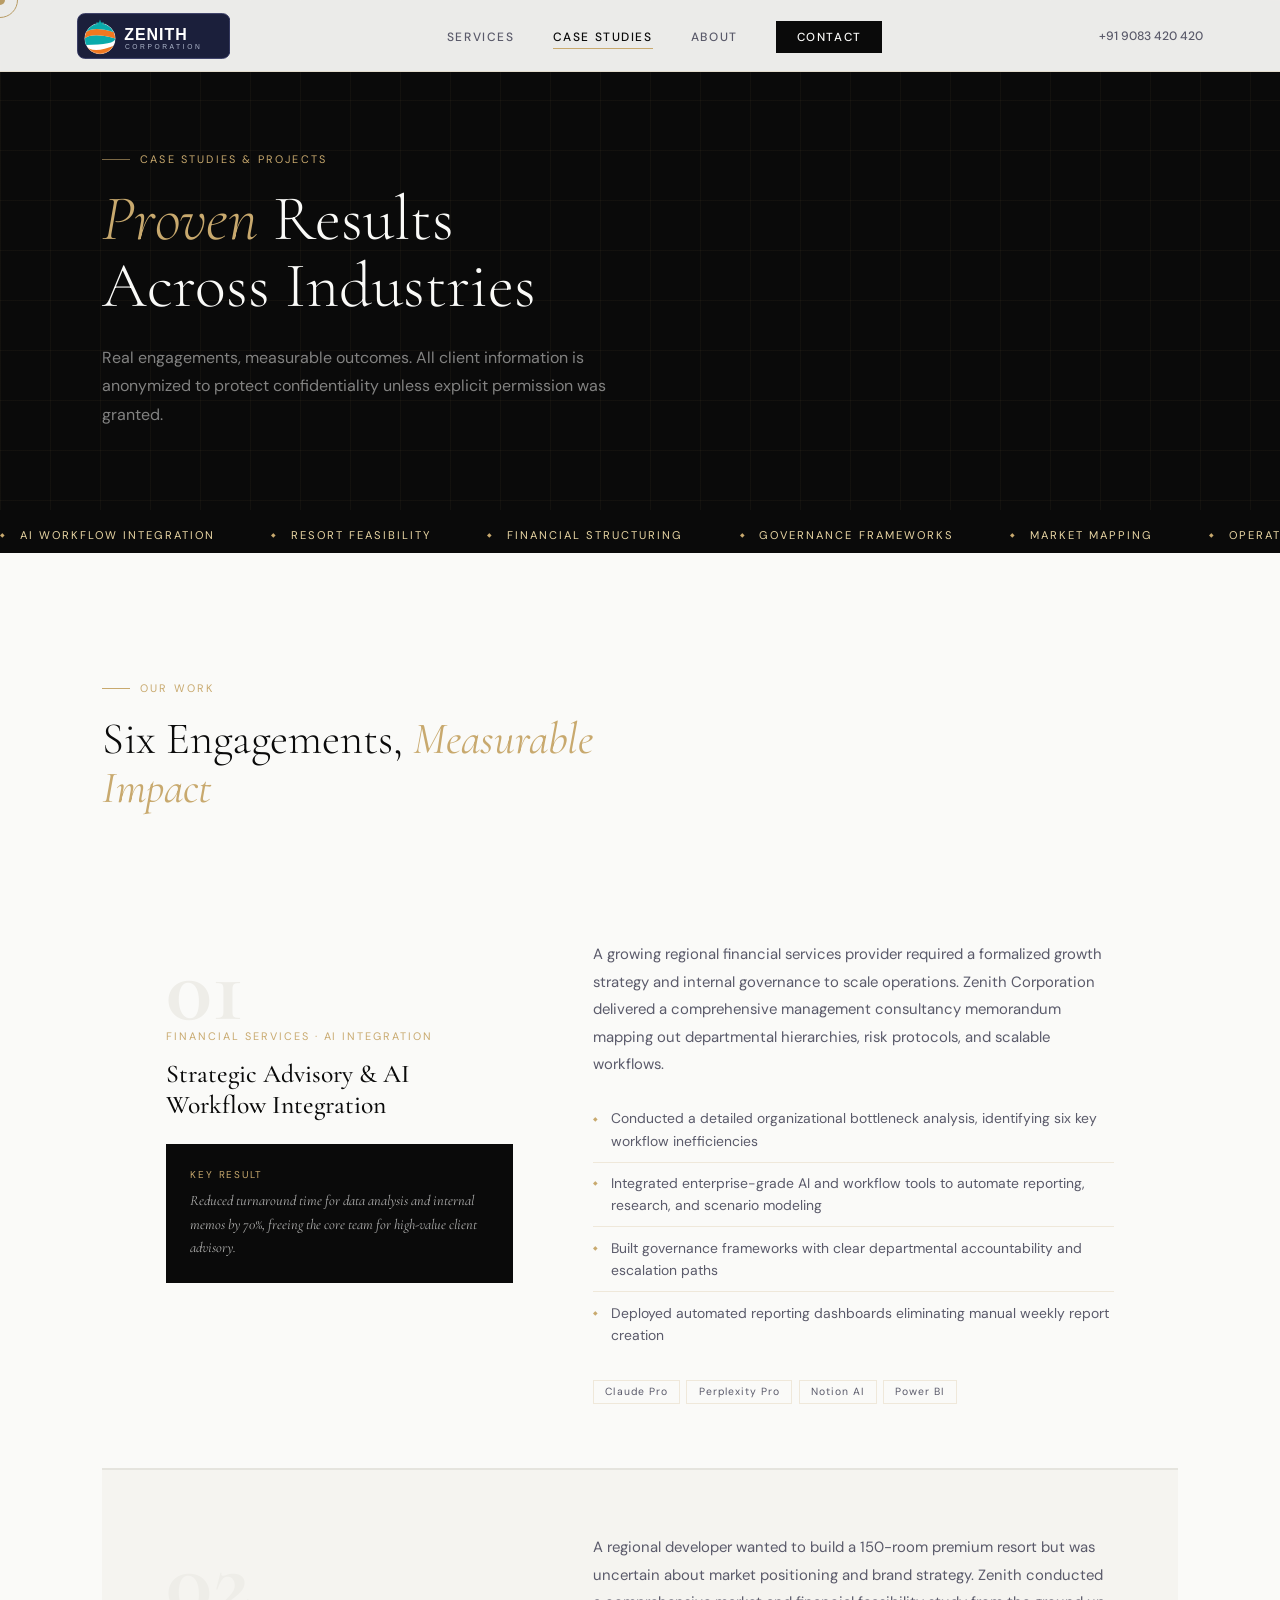
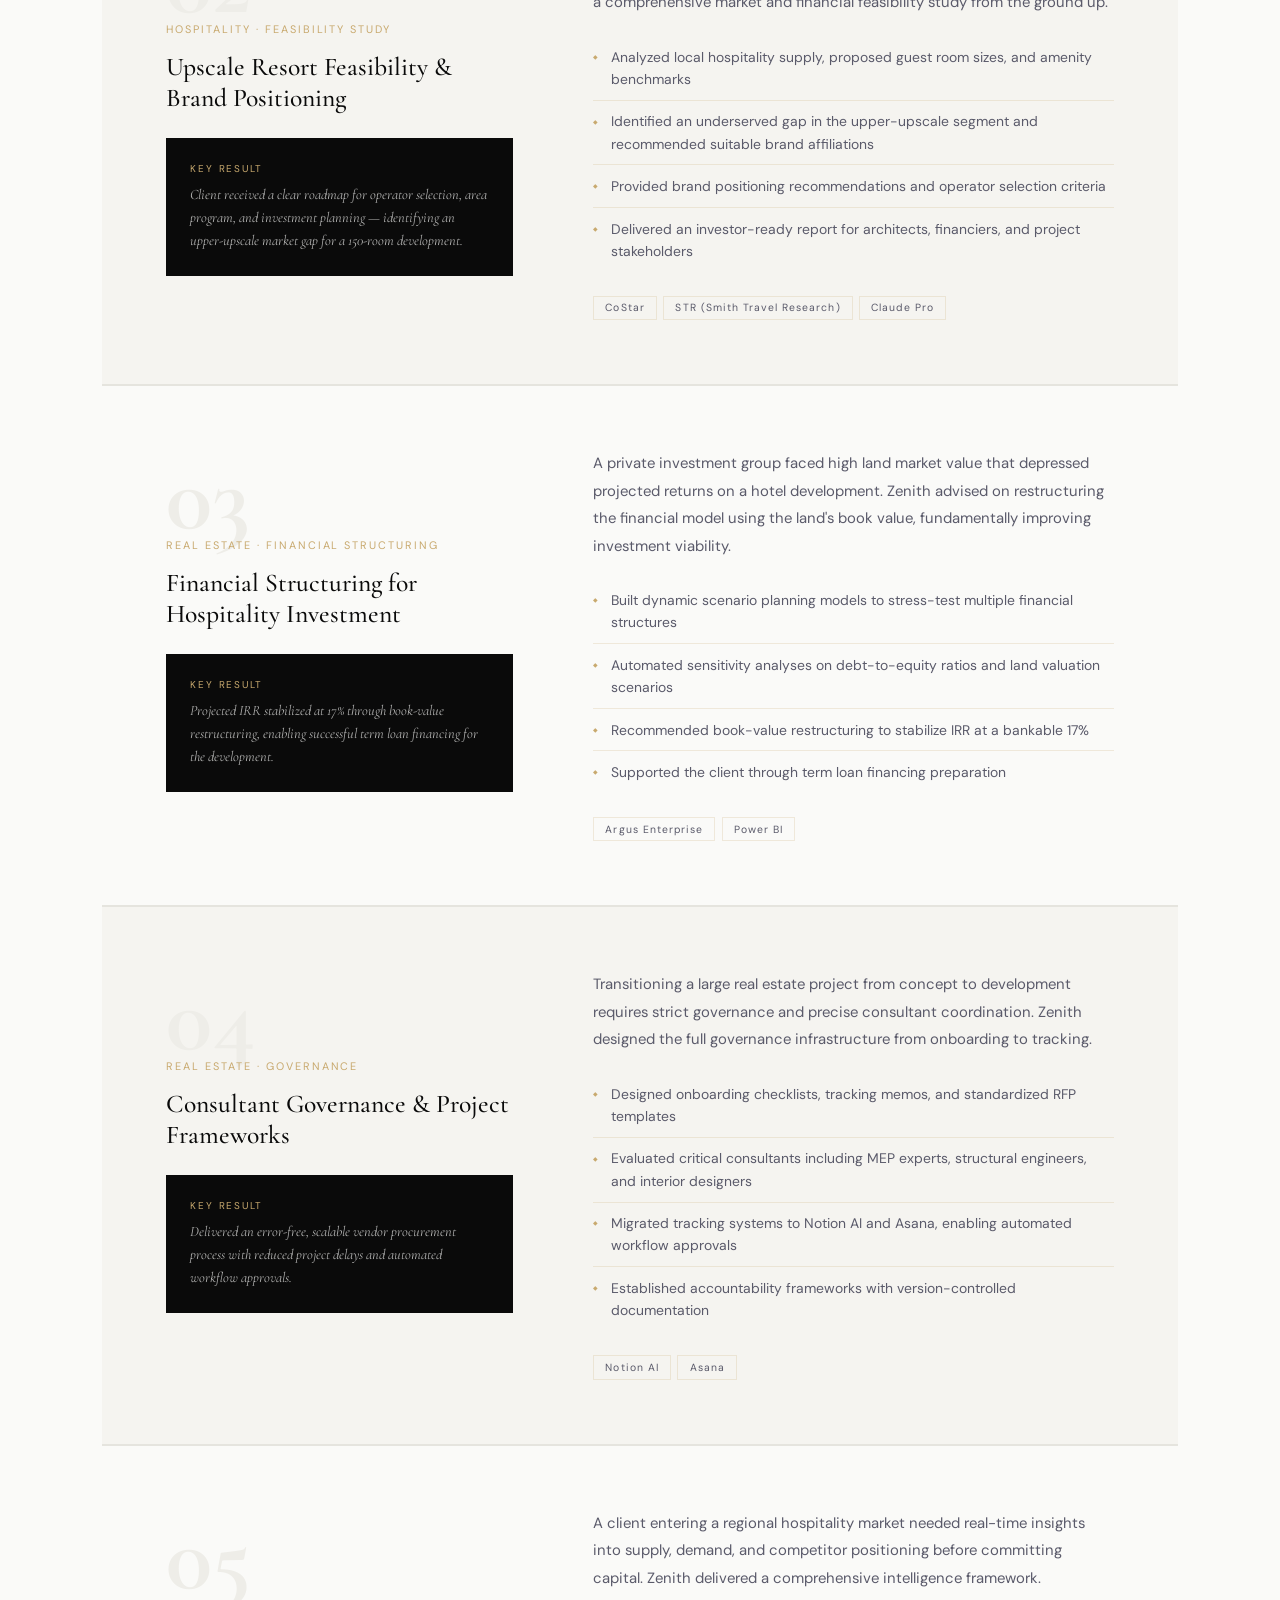
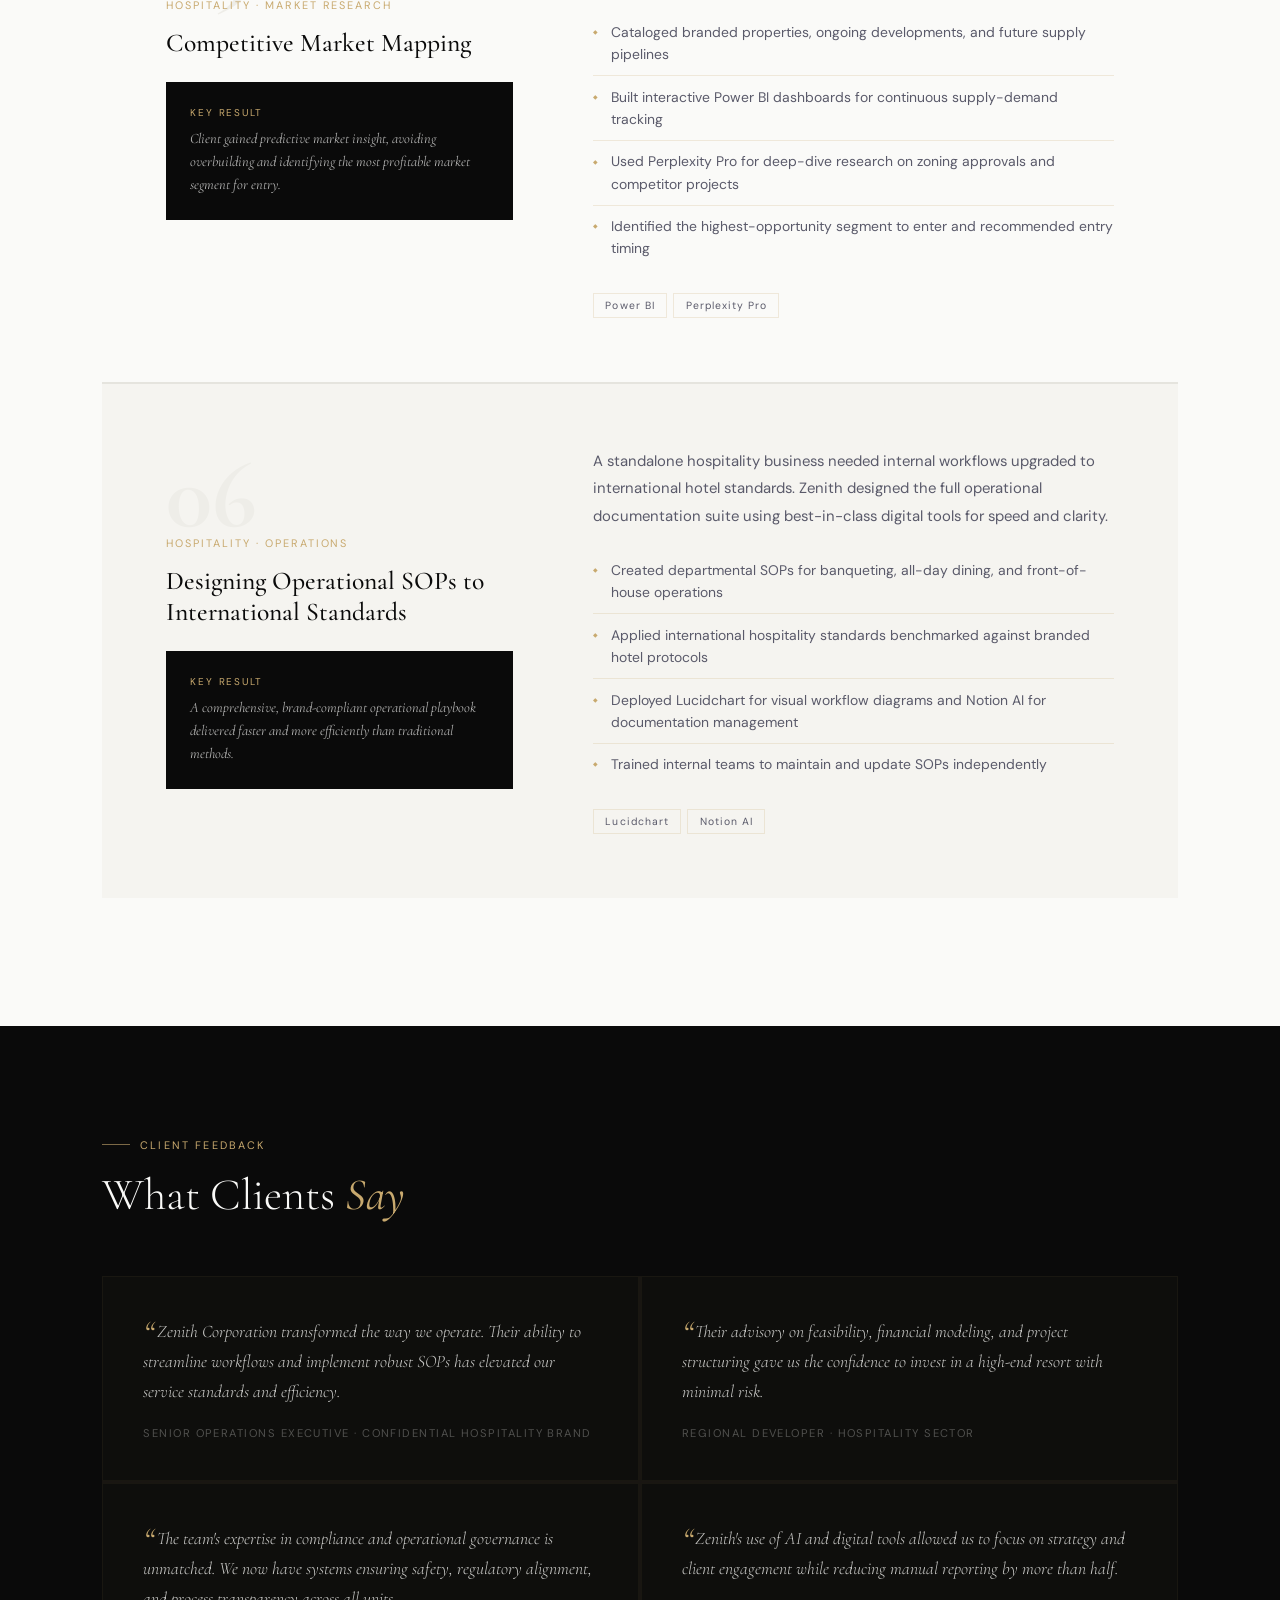
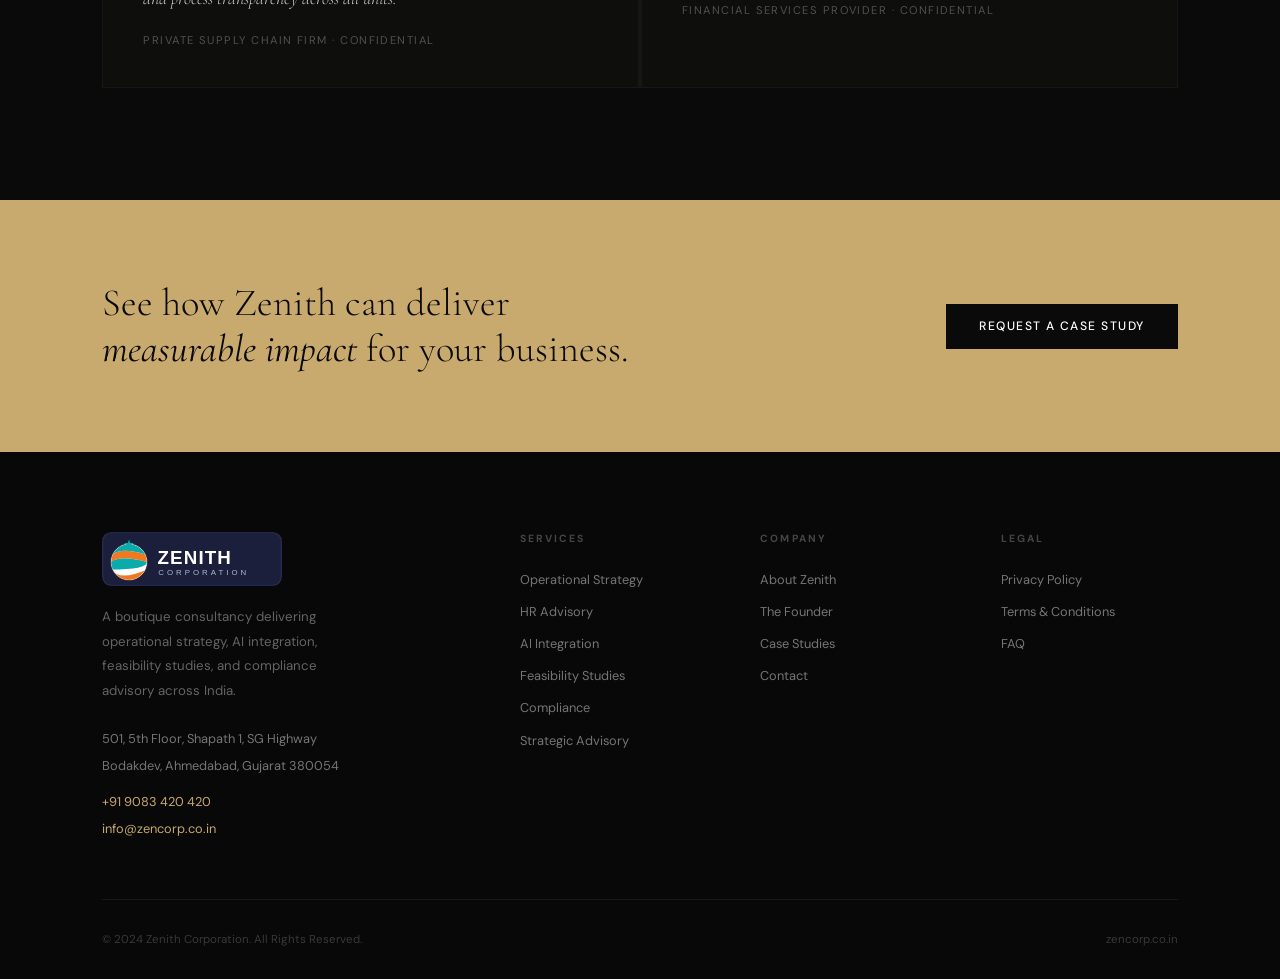
<file: case-studies.html>
<!DOCTYPE html>
<html lang="en">
<head>
<meta charset="UTF-8">
<meta name="viewport" content="width=device-width, initial-scale=1.0">
<title>Case Studies — Zenith Corporation</title>
<meta name="description" content="Real-world case studies from Zenith Corporation across AI integration, hospitality feasibility, financial structuring, and operational SOPs.">
<link rel="stylesheet" href="style.css">
<style>
.cs-grid{display:grid;grid-template-columns:1fr;gap:2px;background:#e5e4de;margin-top:3rem;}
.cs-card{background:var(--white);padding:4rem;display:grid;grid-template-columns:1fr 1.5fr;gap:5rem;align-items:start;scroll-margin-top:calc(var(--nav-h)+20px);}
.cs-card:nth-child(even){background:var(--soft);}

.cs-meta{}
.cs-num{font-family:var(--serif);font-size:6rem;font-weight:700;color:#eeede8;line-height:1;margin-bottom:-.5rem;}
.cs-sector{font-size:.68rem;letter-spacing:.18em;text-transform:uppercase;color:var(--gold);margin-bottom:1rem;display:block;}
.cs-title{font-family:var(--serif);font-size:1.6rem;font-weight:500;color:var(--ink);line-height:1.2;margin-bottom:1.5rem;}

.cs-result-box{background:var(--ink);padding:1.5rem;margin-top:1.5rem;}
.cs-result-box .rb-label{font-size:.62rem;letter-spacing:.18em;text-transform:uppercase;color:var(--gold);margin-bottom:.5rem;display:block;}
.cs-result-box .rb-text{font-size:.9rem;color:rgba(250,250,248,.7);line-height:1.6;font-family:var(--serif);font-style:italic;}

.cs-body p{font-size:.93rem;color:var(--mid);line-height:1.85;margin-bottom:1.2rem;}
.cs-points{list-style:none;margin-bottom:1.5rem;}
.cs-points li{display:flex;gap:.8rem;align-items:flex-start;padding:.6rem 0;border-bottom:1px solid var(--line);font-size:.87rem;color:var(--mid);line-height:1.6;}
.cs-points li:last-child{border-bottom:none;}
.cs-points li::before{content:'◆';color:var(--gold);font-size:.38rem;flex-shrink:0;margin-top:.45rem;}
.cs-tools{display:flex;flex-wrap:wrap;gap:.4rem;margin-top:1.2rem;}
.cs-tool{font-size:.65rem;letter-spacing:.1em;padding:.3rem .7rem;border:1px solid var(--line);color:var(--mid);}

/* TESTI SECTION */
.testi-section{background:var(--ink);padding:7rem 8vw;}
.testi-section .testi-grid{display:grid;grid-template-columns:repeat(2,1fr);gap:2px;background:rgba(200,169,110,.08);margin-top:3.5rem;}
.tc{background:rgba(10,10,10,.7);padding:2.5rem;border:1px solid rgba(200,169,110,.06);transition:border-color .3s;cursor:none;}
.tc:hover{border-color:rgba(200,169,110,.22);}
.tc-q{font-family:var(--serif);font-size:1.1rem;font-style:italic;font-weight:300;color:rgba(250,250,248,.8);line-height:1.7;margin-bottom:1.2rem;}
.tc-q::before{content:'\201C';font-size:2.2rem;color:var(--gold);line-height:0;vertical-align:-.45rem;margin-right:.15rem;}
.tc-by{font-size:.7rem;letter-spacing:.13em;text-transform:uppercase;color:rgba(250,250,248,.28);}

@media(max-width:1100px){
  .cs-card{grid-template-columns:1fr;gap:2rem;padding:2.5rem;}
  .testi-section .testi-grid{grid-template-columns:1fr;}
}
</style>
</head>
<body>
<div class="cursor" id="cursor"></div>
<div class="cursor-ring" id="cursorRing"></div>

<nav id="mainNav">
  <a href="index.html" class="nav-logo-img" aria-label="Zenith Corporation">
    <svg xmlns="http://www.w3.org/2000/svg" viewBox="0 0 240 72" height="46" width="auto" style="display:block;">
      <defs><clipPath id="gc"><circle cx="36" cy="40" r="24"/></clipPath></defs>
      <rect x="1" y="1" width="238" height="70" rx="11" ry="11" fill="#1b1f3b" stroke="#2a2f5a" stroke-width="1.5"/>
      <circle cx="36" cy="40" r="24" fill="white" clip-path="url(#gc)"/>
      <g clip-path="url(#gc)">
        <circle cx="36" cy="40" r="24" fill="white"/>
        <path d="M12 50 Q24 66 60 50 Q52 64 36 65 Q20 64 12 50Z" fill="#f07820"/>
        <path d="M12 40 Q24 30 60 40 Q60 50 12 50Z" fill="#0aabab"/>
        <path d="M14 30 Q26 20 58 30 Q60 35 60 40 Q24 30 12 40 Q12 35 14 30Z" fill="#f07820"/>
        <path d="M36 16 Q50 16 58 30 Q26 20 14 30 Q21 16 36 16Z" fill="#0aabab"/>
      </g>
      <circle cx="36" cy="40" r="24" fill="none" stroke="#ddd" stroke-width="0.5"/>
      <g transform="translate(36,17)"><polygon points="0,-7 1.6,-2.2 6.6,-2.2 2.8,0.8 4.3,5.6 0,2.8 -4.3,5.6 -2.8,0.8 -6.6,-2.2 -1.6,-2.2" fill="#0aabab"/></g>
      <text x="74" y="43" font-family="Arial Black,Franklin Gothic Heavy,Impact,sans-serif" font-weight="900" font-size="25" fill="white" letter-spacing="1.5">ZENITH</text>
      <text x="75" y="57" font-family="Arial,Helvetica,sans-serif" font-weight="400" font-size="10.5" fill="#b0b8cc" letter-spacing="4">CORPORATION</text>
    </svg>
  </a>
  <ul class="nav-links">
    <li><a href="services.html">Services</a></li>
    <li><a href="case-studies.html">Case Studies</a></li>
    <li><a href="about.html">About</a></li>
    <li><a href="contact.html" class="nav-cta">Contact</a></li>
  </ul>
  <div class="nav-phone"><a href="tel:+919083420420" style="color:inherit;text-decoration:none;">+91 9083 420 420</a></div>
  <button class="nav-hamburger"><span></span><span></span><span></span></button>
</nav>

<div class="page-hero">
  <div class="page-hero-inner">
    <div class="tag light" style="margin-bottom:1.2rem;"><span>Case Studies & Projects</span></div>
    <h1><em>Proven</em> Results<br>Across Industries</h1>
    <p>Real engagements, measurable outcomes. All client information is anonymized to protect confidentiality unless explicit permission was granted.</p>
  </div>
</div>

<div class="ticker">
  <div class="ticker-inner">
    <span class="ticker-item">AI Workflow Integration</span>
    <span class="ticker-item">Resort Feasibility</span>
    <span class="ticker-item">Financial Structuring</span>
    <span class="ticker-item">Governance Frameworks</span>
    <span class="ticker-item">Market Mapping</span>
    <span class="ticker-item">Operational SOPs</span>
    <span class="ticker-item">AI Workflow Integration</span>
    <span class="ticker-item">Resort Feasibility</span>
    <span class="ticker-item">Financial Structuring</span>
    <span class="ticker-item">Governance Frameworks</span>
    <span class="ticker-item">Market Mapping</span>
    <span class="ticker-item">Operational SOPs</span>
  </div>
</div>

<section class="section">
  <div class="section-head reveal">
    <div class="tag">Our Work</div>
    <h2 class="section-title">Six Engagements, <em>Measurable Impact</em></h2>
  </div>
  <div class="cs-grid">

    <!-- CS1 -->
    <div class="cs-card reveal" id="cs1">
      <div class="cs-meta">
        <div class="cs-num">01</div>
        <span class="cs-sector">Financial Services · AI Integration</span>
        <h2 class="cs-title">Strategic Advisory & AI Workflow Integration</h2>
        <div class="cs-result-box">
          <span class="rb-label">Key Result</span>
          <p class="rb-text">Reduced turnaround time for data analysis and internal memos by 70%, freeing the core team for high-value client advisory.</p>
        </div>
      </div>
      <div class="cs-body">
        <p>A growing regional financial services provider required a formalized growth strategy and internal governance to scale operations. Zenith Corporation delivered a comprehensive management consultancy memorandum mapping out departmental hierarchies, risk protocols, and scalable workflows.</p>
        <ul class="cs-points">
          <li>Conducted a detailed organizational bottleneck analysis, identifying six key workflow inefficiencies</li>
          <li>Integrated enterprise-grade AI and workflow tools to automate reporting, research, and scenario modeling</li>
          <li>Built governance frameworks with clear departmental accountability and escalation paths</li>
          <li>Deployed automated reporting dashboards eliminating manual weekly report creation</li>
        </ul>
        <div class="cs-tools">
          <span class="cs-tool">Claude Pro</span>
          <span class="cs-tool">Perplexity Pro</span>
          <span class="cs-tool">Notion AI</span>
          <span class="cs-tool">Power BI</span>
        </div>
      </div>
    </div>

    <!-- CS2 -->
    <div class="cs-card reveal" id="cs2">
      <div class="cs-meta">
        <div class="cs-num">02</div>
        <span class="cs-sector">Hospitality · Feasibility Study</span>
        <h2 class="cs-title">Upscale Resort Feasibility & Brand Positioning</h2>
        <div class="cs-result-box">
          <span class="rb-label">Key Result</span>
          <p class="rb-text">Client received a clear roadmap for operator selection, area program, and investment planning — identifying an upper-upscale market gap for a 150-room development.</p>
        </div>
      </div>
      <div class="cs-body">
        <p>A regional developer wanted to build a 150-room premium resort but was uncertain about market positioning and brand strategy. Zenith conducted a comprehensive market and financial feasibility study from the ground up.</p>
        <ul class="cs-points">
          <li>Analyzed local hospitality supply, proposed guest room sizes, and amenity benchmarks</li>
          <li>Identified an underserved gap in the upper-upscale segment and recommended suitable brand affiliations</li>
          <li>Provided brand positioning recommendations and operator selection criteria</li>
          <li>Delivered an investor-ready report for architects, financiers, and project stakeholders</li>
        </ul>
        <div class="cs-tools">
          <span class="cs-tool">CoStar</span>
          <span class="cs-tool">STR (Smith Travel Research)</span>
          <span class="cs-tool">Claude Pro</span>
        </div>
      </div>
    </div>

    <!-- CS3 -->
    <div class="cs-card reveal" id="cs3">
      <div class="cs-meta">
        <div class="cs-num">03</div>
        <span class="cs-sector">Real Estate · Financial Structuring</span>
        <h2 class="cs-title">Financial Structuring for Hospitality Investment</h2>
        <div class="cs-result-box">
          <span class="rb-label">Key Result</span>
          <p class="rb-text">Projected IRR stabilized at 17% through book-value restructuring, enabling successful term loan financing for the development.</p>
        </div>
      </div>
      <div class="cs-body">
        <p>A private investment group faced high land market value that depressed projected returns on a hotel development. Zenith advised on restructuring the financial model using the land's book value, fundamentally improving investment viability.</p>
        <ul class="cs-points">
          <li>Built dynamic scenario planning models to stress-test multiple financial structures</li>
          <li>Automated sensitivity analyses on debt-to-equity ratios and land valuation scenarios</li>
          <li>Recommended book-value restructuring to stabilize IRR at a bankable 17%</li>
          <li>Supported the client through term loan financing preparation</li>
        </ul>
        <div class="cs-tools">
          <span class="cs-tool">Argus Enterprise</span>
          <span class="cs-tool">Power BI</span>
        </div>
      </div>
    </div>

    <!-- CS4 -->
    <div class="cs-card reveal" id="cs4">
      <div class="cs-meta">
        <div class="cs-num">04</div>
        <span class="cs-sector">Real Estate · Governance</span>
        <h2 class="cs-title">Consultant Governance & Project Frameworks</h2>
        <div class="cs-result-box">
          <span class="rb-label">Key Result</span>
          <p class="rb-text">Delivered an error-free, scalable vendor procurement process with reduced project delays and automated workflow approvals.</p>
        </div>
      </div>
      <div class="cs-body">
        <p>Transitioning a large real estate project from concept to development requires strict governance and precise consultant coordination. Zenith designed the full governance infrastructure from onboarding to tracking.</p>
        <ul class="cs-points">
          <li>Designed onboarding checklists, tracking memos, and standardized RFP templates</li>
          <li>Evaluated critical consultants including MEP experts, structural engineers, and interior designers</li>
          <li>Migrated tracking systems to Notion AI and Asana, enabling automated workflow approvals</li>
          <li>Established accountability frameworks with version-controlled documentation</li>
        </ul>
        <div class="cs-tools">
          <span class="cs-tool">Notion AI</span>
          <span class="cs-tool">Asana</span>
        </div>
      </div>
    </div>

    <!-- CS5 -->
    <div class="cs-card reveal" id="cs5">
      <div class="cs-meta">
        <div class="cs-num">05</div>
        <span class="cs-sector">Hospitality · Market Research</span>
        <h2 class="cs-title">Competitive Market Mapping</h2>
        <div class="cs-result-box">
          <span class="rb-label">Key Result</span>
          <p class="rb-text">Client gained predictive market insight, avoiding overbuilding and identifying the most profitable market segment for entry.</p>
        </div>
      </div>
      <div class="cs-body">
        <p>A client entering a regional hospitality market needed real-time insights into supply, demand, and competitor positioning before committing capital. Zenith delivered a comprehensive intelligence framework.</p>
        <ul class="cs-points">
          <li>Cataloged branded properties, ongoing developments, and future supply pipelines</li>
          <li>Built interactive Power BI dashboards for continuous supply-demand tracking</li>
          <li>Used Perplexity Pro for deep-dive research on zoning approvals and competitor projects</li>
          <li>Identified the highest-opportunity segment to enter and recommended entry timing</li>
        </ul>
        <div class="cs-tools">
          <span class="cs-tool">Power BI</span>
          <span class="cs-tool">Perplexity Pro</span>
        </div>
      </div>
    </div>

    <!-- CS6 -->
    <div class="cs-card reveal" id="cs6">
      <div class="cs-meta">
        <div class="cs-num">06</div>
        <span class="cs-sector">Hospitality · Operations</span>
        <h2 class="cs-title">Designing Operational SOPs to International Standards</h2>
        <div class="cs-result-box">
          <span class="rb-label">Key Result</span>
          <p class="rb-text">A comprehensive, brand-compliant operational playbook delivered faster and more efficiently than traditional methods.</p>
        </div>
      </div>
      <div class="cs-body">
        <p>A standalone hospitality business needed internal workflows upgraded to international hotel standards. Zenith designed the full operational documentation suite using best-in-class digital tools for speed and clarity.</p>
        <ul class="cs-points">
          <li>Created departmental SOPs for banqueting, all-day dining, and front-of-house operations</li>
          <li>Applied international hospitality standards benchmarked against branded hotel protocols</li>
          <li>Deployed Lucidchart for visual workflow diagrams and Notion AI for documentation management</li>
          <li>Trained internal teams to maintain and update SOPs independently</li>
        </ul>
        <div class="cs-tools">
          <span class="cs-tool">Lucidchart</span>
          <span class="cs-tool">Notion AI</span>
        </div>
      </div>
    </div>

  </div>
</section>

<!-- TESTIMONIALS -->
<section class="testi-section">
  <div style="position:relative;z-index:2;" class="reveal">
    <div class="tag light"><span>Client Feedback</span></div>
    <h2 class="section-title light">What Clients <em>Say</em></h2>
  </div>
  <div class="testi-grid reveal">
    <div class="tc"><p class="tc-q">Zenith Corporation transformed the way we operate. Their ability to streamline workflows and implement robust SOPs has elevated our service standards and efficiency.</p><div class="tc-by">Senior Operations Executive · Confidential Hospitality Brand</div></div>
    <div class="tc"><p class="tc-q">Their advisory on feasibility, financial modeling, and project structuring gave us the confidence to invest in a high-end resort with minimal risk.</p><div class="tc-by">Regional Developer · Hospitality Sector</div></div>
    <div class="tc"><p class="tc-q">The team's expertise in compliance and operational governance is unmatched. We now have systems ensuring safety, regulatory alignment, and process transparency across all units.</p><div class="tc-by">Private Supply Chain Firm · Confidential</div></div>
    <div class="tc"><p class="tc-q">Zenith's use of AI and digital tools allowed us to focus on strategy and client engagement while reducing manual reporting by more than half.</p><div class="tc-by">Financial Services Provider · Confidential</div></div>
  </div>
</section>

<div class="cta-band reveal">
  <h2>See how Zenith can deliver <em>measurable impact</em> for your business.</h2>
  <a href="contact.html" class="btn-primary">Request a Case Study</a>
</div>

<footer>
  <div class="footer-grid">
    <div class="footer-brand">
      <a href="index.html" class="nav-logo-img" aria-label="Zenith Corporation">
      <svg xmlns="http://www.w3.org/2000/svg" viewBox="0 0 240 72" height="54" width="auto" style="display:block;margin-bottom:1.2rem;">
        <defs><clipPath id="gc2"><circle cx="36" cy="40" r="24"/></clipPath></defs>
        <rect x="1" y="1" width="238" height="70" rx="11" ry="11" fill="#1b1f3b" stroke="#2a2f5a" stroke-width="1.5"/>
        <circle cx="36" cy="40" r="24" fill="white" clip-path="url(#gc2)"/>
        <g clip-path="url(#gc2)">
          <circle cx="36" cy="40" r="24" fill="white"/>
          <path d="M12 50 Q24 66 60 50 Q52 64 36 65 Q20 64 12 50Z" fill="#f07820"/>
          <path d="M12 40 Q24 30 60 40 Q60 50 12 50Z" fill="#0aabab"/>
          <path d="M14 30 Q26 20 58 30 Q60 35 60 40 Q24 30 12 40 Q12 35 14 30Z" fill="#f07820"/>
          <path d="M36 16 Q50 16 58 30 Q26 20 14 30 Q21 16 36 16Z" fill="#0aabab"/>
        </g>
        <circle cx="36" cy="40" r="24" fill="none" stroke="#ddd" stroke-width="0.5"/>
        <g transform="translate(36,17)"><polygon points="0,-7 1.6,-2.2 6.6,-2.2 2.8,0.8 4.3,5.6 0,2.8 -4.3,5.6 -2.8,0.8 -6.6,-2.2 -1.6,-2.2" fill="#0aabab"/></g>
        <text x="74" y="43" font-family="Arial Black,Franklin Gothic Heavy,Impact,sans-serif" font-weight="900" font-size="25" fill="white" letter-spacing="1.5">ZENITH</text>
        <text x="75" y="57" font-family="Arial,Helvetica,sans-serif" font-weight="400" font-size="10.5" fill="#b0b8cc" letter-spacing="4">CORPORATION</text>
      </svg>
    </a>
      <p class="footer-tagline">A boutique consultancy delivering operational strategy, AI integration, feasibility studies, and compliance advisory across India.</p>
      <div class="footer-contact-info">
        <div>501, 5th Floor, Shapath 1, SG Highway<br>Bodakdev, Ahmedabad, Gujarat 380054</div>
        <div style="margin-top:.6rem;"><a href="tel:+919083420420" style="color:var(--gold);text-decoration:none;">+91 9083 420 420</a></div>
        <div><a href="mailto:info@zencorp.co.in">info@zencorp.co.in</a></div>
      </div>
    </div>
    <div class="footer-col"><h5>Services</h5><ul>
      <li><a href="services.html#ops">Operational Strategy</a></li>
      <li><a href="services.html#hr">HR Advisory</a></li>
      <li><a href="services.html#ai">AI Integration</a></li>
      <li><a href="services.html#feasibility">Feasibility Studies</a></li>
      <li><a href="services.html#compliance">Compliance</a></li>
      <li><a href="services.html#strategy">Strategic Advisory</a></li>
    </ul></div>
    <div class="footer-col"><h5>Company</h5><ul>
      <li><a href="about.html">About Zenith</a></li>
      <li><a href="about.html#founder">The Founder</a></li>
      <li><a href="case-studies.html">Case Studies</a></li>
      <li><a href="contact.html">Contact</a></li>
    </ul></div>
    <div class="footer-col"><h5>Legal</h5><ul>
      <li><a href="privacy.html">Privacy Policy</a></li>
      <li><a href="terms.html">Terms & Conditions</a></li>
      <li><a href="faq.html">FAQ</a></li>
    </ul></div>
  </div>
  <div class="footer-bottom">
    <span>© 2024 Zenith Corporation. All Rights Reserved.</span>
    <span>zencorp.co.in</span>
  </div>
</footer>
<script src="main.js"></script>
</body>
</html>
</file>
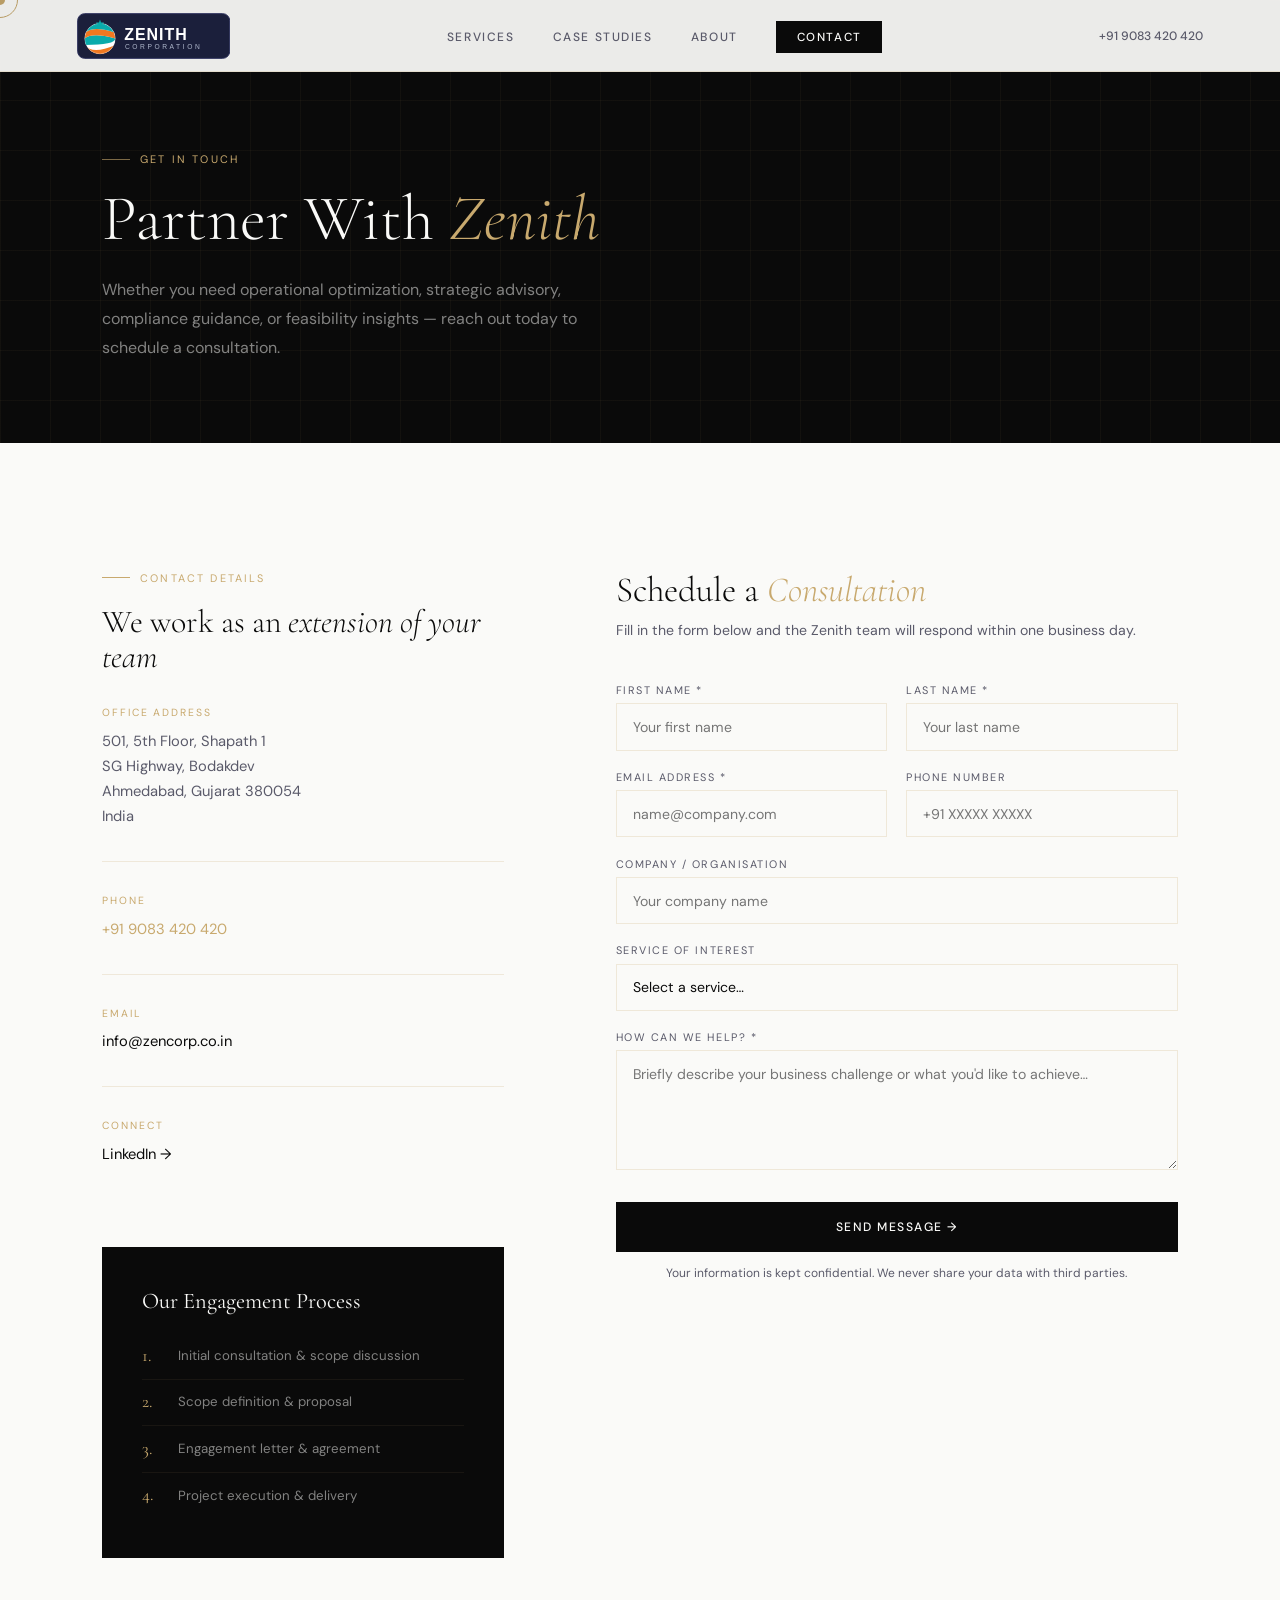
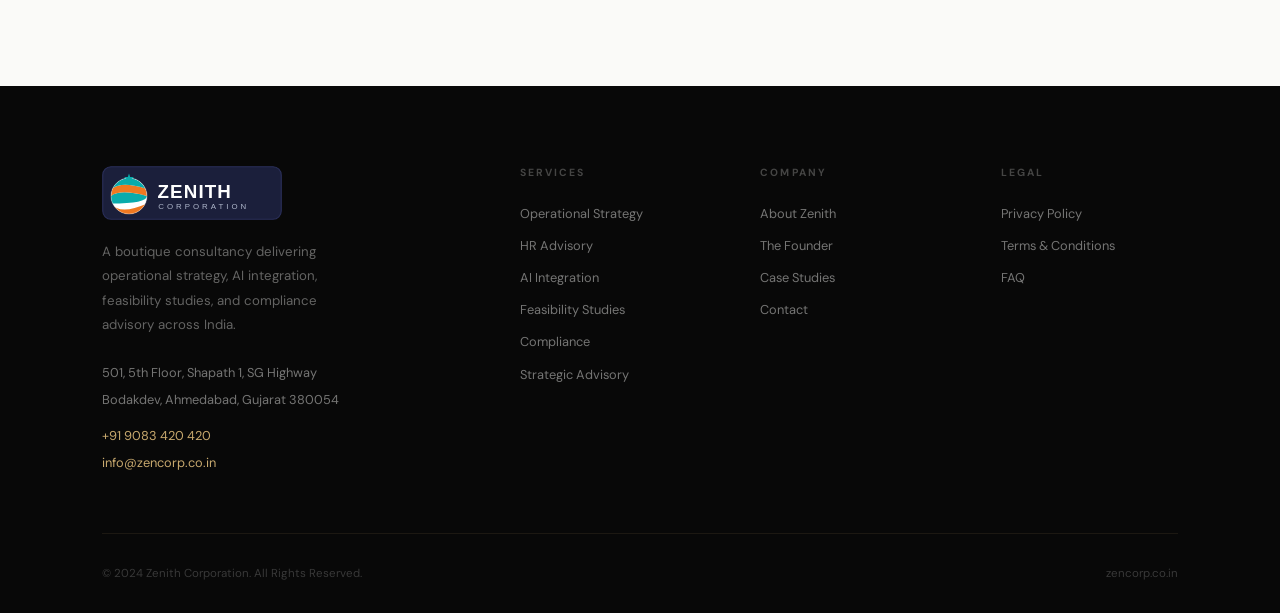
<file: contact.html>
<!DOCTYPE html>
<html lang="en">
<head>
<meta charset="UTF-8">
<meta name="viewport" content="width=device-width, initial-scale=1.0">
<title>Contact — Zenith Corporation</title>
<meta name="description" content="Contact Zenith Corporation for a consultation. Operational strategy, AI integration, feasibility studies, compliance, and HR advisory.">
<link rel="stylesheet" href="style.css">
<style>
.contact-layout{display:grid;grid-template-columns:1fr 1.4fr;gap:7rem;padding:8rem 8vw;align-items:start;}

.contact-info{}
.ci-address{margin-top:2rem;}
.ci-block{margin-bottom:2rem;padding-bottom:2rem;border-bottom:1px solid var(--line);}
.ci-block:last-child{border-bottom:none;}
.ci-label{font-size:.65rem;letter-spacing:.18em;text-transform:uppercase;color:var(--gold);margin-bottom:.6rem;display:block;}
.ci-value{font-size:.92rem;color:var(--mid);line-height:1.7;}
.ci-value a{color:var(--ink);text-decoration:none;transition:color .3s;}
.ci-value a:hover{color:var(--gold);}

.approach-box{background:var(--ink);padding:2.5rem;margin-top:3rem;}
.ab-title{font-family:var(--serif);font-size:1.4rem;font-weight:400;color:var(--white);margin-bottom:1.2rem;}
.ab-steps{list-style:none;}
.ab-steps li{display:flex;gap:.8rem;padding:.6rem 0;border-bottom:1px solid rgba(200,169,110,.08);font-size:.83rem;color:rgba(250,250,248,.5);line-height:1.5;align-items:center;}
.ab-steps li:last-child{border-bottom:none;}
.ab-step-num{font-family:var(--serif);font-size:1.1rem;color:var(--gold);flex-shrink:0;width:1.4rem;}

/* FORM */
.contact-form-wrap{position:sticky;top:100px;}
.cf-heading{font-family:var(--serif);font-size:2.2rem;font-weight:300;color:var(--ink);margin-bottom:.6rem;line-height:1.1;}
.cf-heading em{font-style:italic;color:var(--gold);}
.cf-sub{font-size:.88rem;color:var(--mid);line-height:1.7;margin-bottom:2.5rem;}

.form-grid{display:grid;grid-template-columns:1fr 1fr;gap:1.2rem;}
.form-grid.full{grid-template-columns:1fr;}
.form-field{display:flex;flex-direction:column;gap:.4rem;}
.form-field label{font-size:.68rem;letter-spacing:.14em;text-transform:uppercase;color:var(--mid);}
.form-field input,.form-field textarea,.form-field select{
  font-family:var(--sans);font-size:.88rem;color:var(--ink);
  background:transparent;border:1px solid var(--line);
  padding:.85rem 1rem;outline:none;
  transition:border-color .3s;resize:vertical;
  appearance:none;
}
.form-field input:focus,.form-field textarea:focus,.form-field select:focus{border-color:var(--gold);}
.form-field textarea{min-height:120px;}
.form-field select{cursor:none;}
.form-submit{
  background:var(--ink);color:var(--white);border:1px solid var(--ink);
  padding:1rem 2.2rem;font-family:var(--sans);font-size:.76rem;
  font-weight:500;letter-spacing:.12em;text-transform:uppercase;
  cursor:none;transition:all .3s;width:100%;margin-top:.5rem;
}
.form-submit:hover{background:var(--gold);border-color:var(--gold);color:var(--ink);}
.form-note{font-size:.75rem;color:var(--mid);text-align:center;margin-top:.8rem;}

@media(max-width:1100px){
  .contact-layout{grid-template-columns:1fr;gap:3rem;}
  .contact-form-wrap{position:static;}
  .form-grid{grid-template-columns:1fr;}
}
</style>
</head>
<body>
<div class="cursor" id="cursor"></div>
<div class="cursor-ring" id="cursorRing"></div>

<nav id="mainNav">
  <a href="index.html" class="nav-logo-img" aria-label="Zenith Corporation">
    <svg xmlns="http://www.w3.org/2000/svg" viewBox="0 0 240 72" height="46" width="auto" style="display:block;">
      <defs><clipPath id="gc"><circle cx="36" cy="40" r="24"/></clipPath></defs>
      <rect x="1" y="1" width="238" height="70" rx="11" ry="11" fill="#1b1f3b" stroke="#2a2f5a" stroke-width="1.5"/>
      <circle cx="36" cy="40" r="24" fill="white" clip-path="url(#gc)"/>
      <g clip-path="url(#gc)">
        <circle cx="36" cy="40" r="24" fill="white"/>
        <path d="M12 50 Q24 66 60 50 Q52 64 36 65 Q20 64 12 50Z" fill="#f07820"/>
        <path d="M12 40 Q24 30 60 40 Q60 50 12 50Z" fill="#0aabab"/>
        <path d="M14 30 Q26 20 58 30 Q60 35 60 40 Q24 30 12 40 Q12 35 14 30Z" fill="#f07820"/>
        <path d="M36 16 Q50 16 58 30 Q26 20 14 30 Q21 16 36 16Z" fill="#0aabab"/>
      </g>
      <circle cx="36" cy="40" r="24" fill="none" stroke="#ddd" stroke-width="0.5"/>
      <g transform="translate(36,17)"><polygon points="0,-7 1.6,-2.2 6.6,-2.2 2.8,0.8 4.3,5.6 0,2.8 -4.3,5.6 -2.8,0.8 -6.6,-2.2 -1.6,-2.2" fill="#0aabab"/></g>
      <text x="74" y="43" font-family="Arial Black,Franklin Gothic Heavy,Impact,sans-serif" font-weight="900" font-size="25" fill="white" letter-spacing="1.5">ZENITH</text>
      <text x="75" y="57" font-family="Arial,Helvetica,sans-serif" font-weight="400" font-size="10.5" fill="#b0b8cc" letter-spacing="4">CORPORATION</text>
    </svg>
  </a>
  <ul class="nav-links">
    <li><a href="services.html">Services</a></li>
    <li><a href="case-studies.html">Case Studies</a></li>
    <li><a href="about.html">About</a></li>
    <li><a href="contact.html" class="nav-cta">Contact</a></li>
  </ul>
  <div class="nav-phone"><a href="tel:+919083420420" style="color:inherit;text-decoration:none;">+91 9083 420 420</a></div>
  <button class="nav-hamburger"><span></span><span></span><span></span></button>
</nav>

<div class="page-hero">
  <div class="page-hero-inner">
    <div class="tag light" style="margin-bottom:1.2rem;"><span>Get In Touch</span></div>
    <h1>Partner With <em>Zenith</em></h1>
    <p>Whether you need operational optimization, strategic advisory, compliance guidance, or feasibility insights — reach out today to schedule a consultation.</p>
  </div>
</div>

<div class="contact-layout">
  <div class="contact-info reveal">
    <div class="tag">Contact Details</div>
    <h2 style="font-family:var(--serif);font-size:clamp(1.8rem,2.5vw,2.8rem);font-weight:300;line-height:1.1;margin-bottom:2rem;">We work as an <em>extension of your team</em></h2>

    <div class="ci-address">
      <div class="ci-block">
        <span class="ci-label">Office Address</span>
        <div class="ci-value">501, 5th Floor, Shapath 1<br>SG Highway, Bodakdev<br>Ahmedabad, Gujarat 380054<br>India</div>
      </div>
      <div class="ci-block">
        <span class="ci-label">Phone</span>
        <div class="ci-value"><a href="tel:+919083420420" style="color:var(--gold);text-decoration:none;">+91 9083 420 420</a></div>
      </div>
      <div class="ci-block">
        <span class="ci-label">Email</span>
        <div class="ci-value"><a href="mailto:info@zencorp.co.in">info@zencorp.co.in</a></div>
      </div>
      <div class="ci-block">
        <span class="ci-label">Connect</span>
        <div class="ci-value"><a href="#">LinkedIn →</a></div>
      </div>
    </div>

    <div class="approach-box">
      <div class="ab-title">Our Engagement Process</div>
      <ul class="ab-steps">
        <li><span class="ab-step-num">1.</span> Initial consultation & scope discussion</li>
        <li><span class="ab-step-num">2.</span> Scope definition & proposal</li>
        <li><span class="ab-step-num">3.</span> Engagement letter & agreement</li>
        <li><span class="ab-step-num">4.</span> Project execution & delivery</li>
      </ul>
    </div>
  </div>

  <div class="contact-form-wrap reveal">
    <h2 class="cf-heading">Schedule a <em>Consultation</em></h2>
    <p class="cf-sub">Fill in the form below and the Zenith team will respond within one business day.</p>
    <form id="contactForm" autocomplete="off">
      <div class="form-grid" style="margin-bottom:1.2rem;">
        <div class="form-field"><label for="fname">First Name *</label><input type="text" id="fname" required placeholder="Your first name"></div>
        <div class="form-field"><label for="lname">Last Name *</label><input type="text" id="lname" required placeholder="Your last name"></div>
      </div>
      <div class="form-grid" style="margin-bottom:1.2rem;">
        <div class="form-field"><label for="email">Email Address *</label><input type="email" id="email" required placeholder="name@company.com"></div>
        <div class="form-field"><label for="phone">Phone Number</label><input type="tel" id="phone" placeholder="+91 XXXXX XXXXX"></div>
      </div>
      <div class="form-grid full" style="margin-bottom:1.2rem;">
        <div class="form-field"><label for="company">Company / Organisation</label><input type="text" id="company" placeholder="Your company name"></div>
      </div>
      <div class="form-grid full" style="margin-bottom:1.2rem;">
        <div class="form-field">
          <label for="service">Service of Interest</label>
          <select id="service">
            <option value="">Select a service…</option>
            <option>Operational Strategy & Process Optimization</option>
            <option>Organizational & HR Advisory</option>
            <option>Technology & AI Integration</option>
            <option>Feasibility Studies & Project Structuring</option>
            <option>Compliance & Risk Management</option>
            <option>Strategic Advisory & Private Market Search</option>
            <option>Not sure — I'd like to discuss</option>
          </select>
        </div>
      </div>
      <div class="form-grid full" style="margin-bottom:1.5rem;">
        <div class="form-field"><label for="message">How Can We Help? *</label><textarea id="message" required placeholder="Briefly describe your business challenge or what you'd like to achieve…"></textarea></div>
      </div>
      <button type="submit" class="form-submit">Send Message →</button>
      <p class="form-note">Your information is kept confidential. We never share your data with third parties.</p>
    </form>
  </div>
</div>

<footer>
  <div class="footer-grid">
    <div class="footer-brand">
      <a href="index.html" class="nav-logo-img" aria-label="Zenith Corporation">
      <svg xmlns="http://www.w3.org/2000/svg" viewBox="0 0 240 72" height="54" width="auto" style="display:block;margin-bottom:1.2rem;">
        <defs><clipPath id="gc2"><circle cx="36" cy="40" r="24"/></clipPath></defs>
        <rect x="1" y="1" width="238" height="70" rx="11" ry="11" fill="#1b1f3b" stroke="#2a2f5a" stroke-width="1.5"/>
        <circle cx="36" cy="40" r="24" fill="white" clip-path="url(#gc2)"/>
        <g clip-path="url(#gc2)">
          <circle cx="36" cy="40" r="24" fill="white"/>
          <path d="M12 50 Q24 66 60 50 Q52 64 36 65 Q20 64 12 50Z" fill="#f07820"/>
          <path d="M12 40 Q24 30 60 40 Q60 50 12 50Z" fill="#0aabab"/>
          <path d="M14 30 Q26 20 58 30 Q60 35 60 40 Q24 30 12 40 Q12 35 14 30Z" fill="#f07820"/>
          <path d="M36 16 Q50 16 58 30 Q26 20 14 30 Q21 16 36 16Z" fill="#0aabab"/>
        </g>
        <circle cx="36" cy="40" r="24" fill="none" stroke="#ddd" stroke-width="0.5"/>
        <g transform="translate(36,17)"><polygon points="0,-7 1.6,-2.2 6.6,-2.2 2.8,0.8 4.3,5.6 0,2.8 -4.3,5.6 -2.8,0.8 -6.6,-2.2 -1.6,-2.2" fill="#0aabab"/></g>
        <text x="74" y="43" font-family="Arial Black,Franklin Gothic Heavy,Impact,sans-serif" font-weight="900" font-size="25" fill="white" letter-spacing="1.5">ZENITH</text>
        <text x="75" y="57" font-family="Arial,Helvetica,sans-serif" font-weight="400" font-size="10.5" fill="#b0b8cc" letter-spacing="4">CORPORATION</text>
      </svg>
    </a>
      <p class="footer-tagline">A boutique consultancy delivering operational strategy, AI integration, feasibility studies, and compliance advisory across India.</p>
      <div class="footer-contact-info">
        <div>501, 5th Floor, Shapath 1, SG Highway<br>Bodakdev, Ahmedabad, Gujarat 380054</div>
        <div style="margin-top:.6rem;"><a href="tel:+919083420420" style="color:var(--gold);text-decoration:none;">+91 9083 420 420</a></div>
        <div><a href="mailto:info@zencorp.co.in">info@zencorp.co.in</a></div>
      </div>
    </div>
    <div class="footer-col"><h5>Services</h5><ul>
      <li><a href="services.html#ops">Operational Strategy</a></li>
      <li><a href="services.html#hr">HR Advisory</a></li>
      <li><a href="services.html#ai">AI Integration</a></li>
      <li><a href="services.html#feasibility">Feasibility Studies</a></li>
      <li><a href="services.html#compliance">Compliance</a></li>
      <li><a href="services.html#strategy">Strategic Advisory</a></li>
    </ul></div>
    <div class="footer-col"><h5>Company</h5><ul>
      <li><a href="about.html">About Zenith</a></li>
      <li><a href="about.html#founder">The Founder</a></li>
      <li><a href="case-studies.html">Case Studies</a></li>
      <li><a href="contact.html">Contact</a></li>
    </ul></div>
    <div class="footer-col"><h5>Legal</h5><ul>
      <li><a href="privacy.html">Privacy Policy</a></li>
      <li><a href="terms.html">Terms & Conditions</a></li>
      <li><a href="faq.html">FAQ</a></li>
    </ul></div>
  </div>
  <div class="footer-bottom">
    <span>© 2024 Zenith Corporation. All Rights Reserved.</span>
    <span>zencorp.co.in</span>
  </div>
</footer>
<script src="main.js"></script>
</body>
</html>
</file>
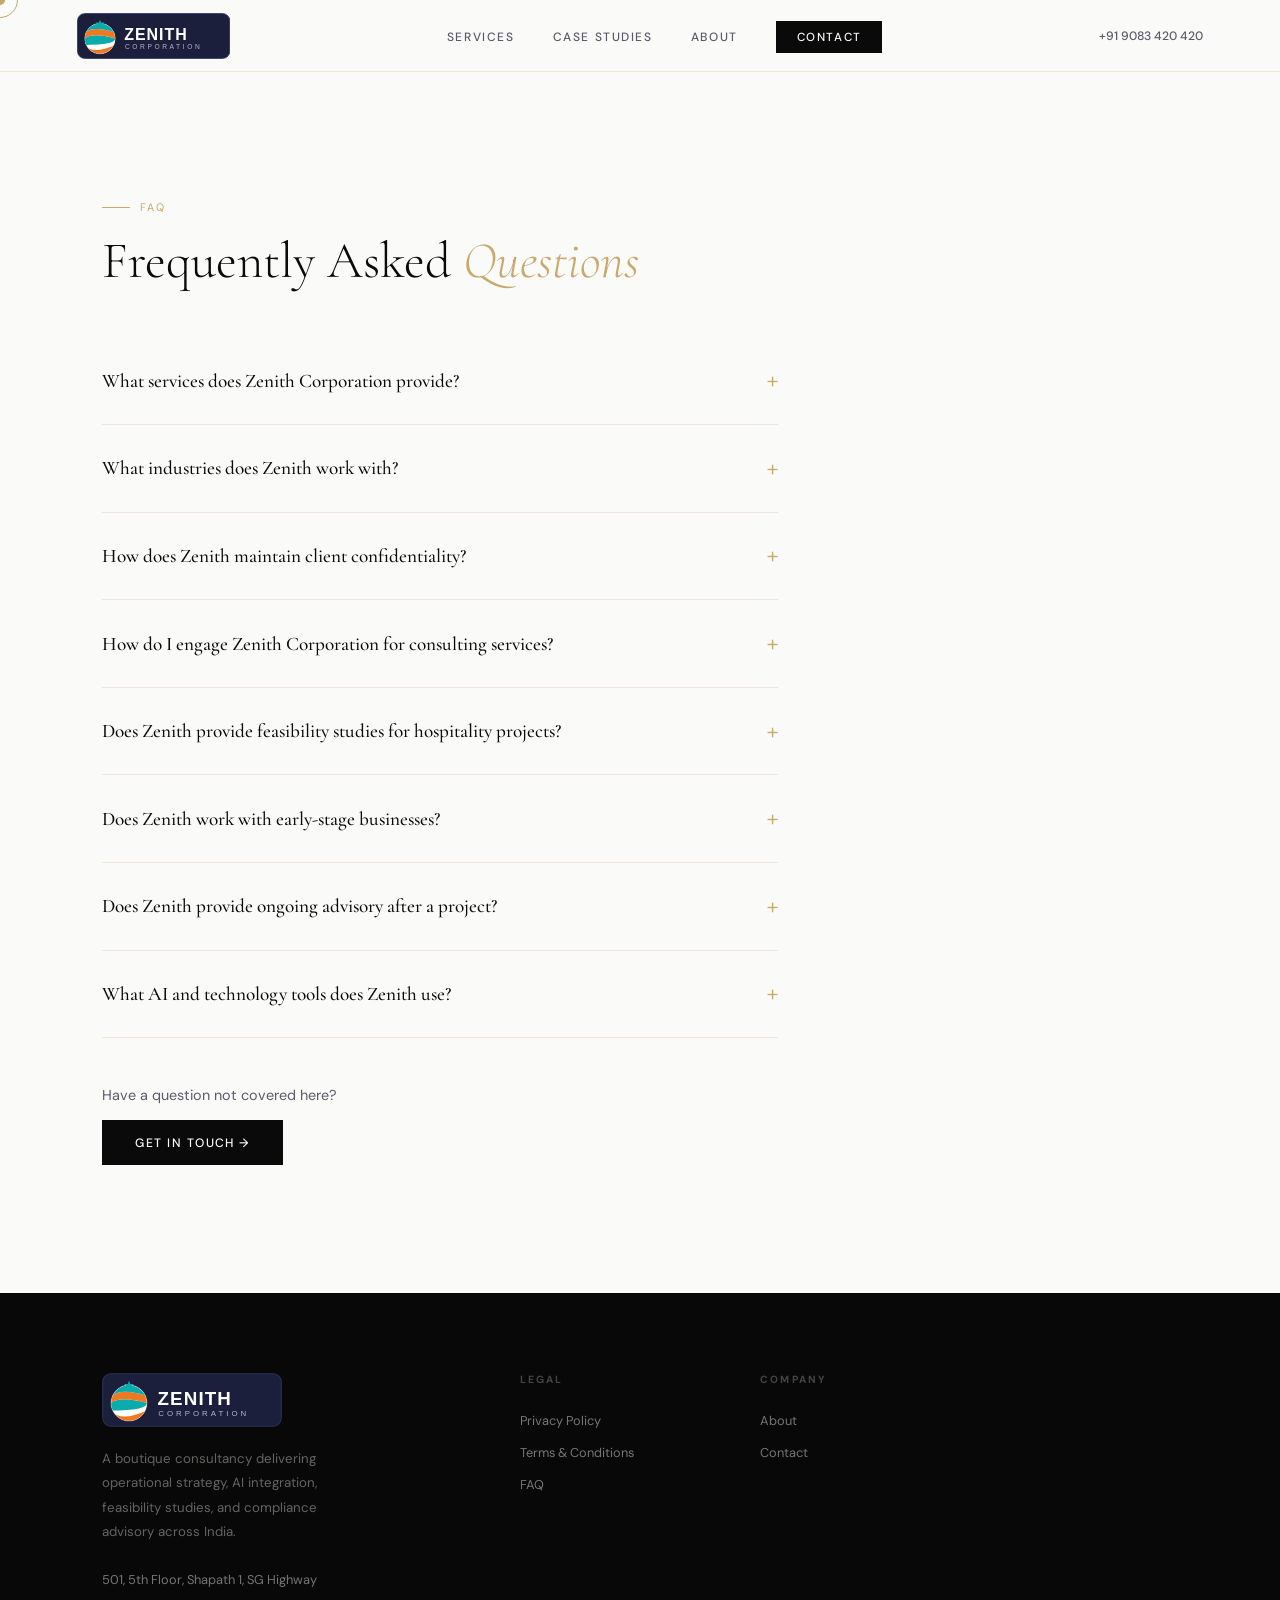
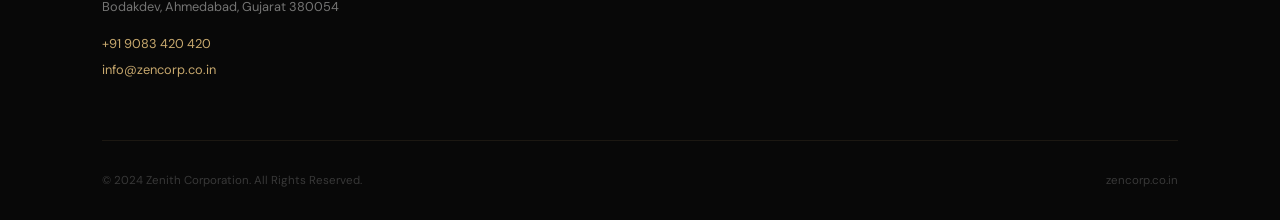
<file: faq.html>
<!DOCTYPE html>
<html lang="en">
<head>
<meta charset="UTF-8">
<meta name="viewport" content="width=device-width, initial-scale=1.0">
<title>FAQ — Zenith Corporation</title>
<link rel="stylesheet" href="style.css">
<style>
.faq-body{padding:8rem 8vw;max-width:880px;}
.faq-body h1{font-family:var(--serif);font-size:clamp(2rem,4vw,4rem);font-weight:300;color:var(--ink);margin-bottom:3rem;line-height:1.1;}
.faq-body h1 em{font-style:italic;color:var(--gold);}
.faq-item{border-bottom:1px solid var(--line);padding:1.8rem 0;cursor:none;}
.faq-q{font-family:var(--serif);font-size:1.2rem;font-weight:500;color:var(--ink);display:flex;justify-content:space-between;align-items:center;gap:1rem;}
.faq-q .faq-toggle{color:var(--gold);font-size:1.4rem;flex-shrink:0;transition:transform .3s;font-family:var(--sans);font-weight:300;}
.faq-a{font-size:.9rem;color:var(--mid);line-height:1.85;max-height:0;overflow:hidden;transition:max-height .4s ease,padding .3s ease;}
.faq-item.open .faq-a{max-height:600px;padding-top:1rem;}
.faq-item.open .faq-toggle{transform:rotate(45deg);}
.faq-a ul{margin:.5rem 0 0 1rem;}
.faq-a ul li{margin-bottom:.3rem;}
</style>
</head>
<body>
<div class="cursor" id="cursor"></div>
<div class="cursor-ring" id="cursorRing"></div>
<nav id="mainNav">
  <a href="index.html" class="nav-logo-img" aria-label="Zenith Corporation">
    <svg xmlns="http://www.w3.org/2000/svg" viewBox="0 0 240 72" height="46" width="auto" style="display:block;">
      <defs><clipPath id="gc"><circle cx="36" cy="40" r="24"/></clipPath></defs>
      <rect x="1" y="1" width="238" height="70" rx="11" ry="11" fill="#1b1f3b" stroke="#2a2f5a" stroke-width="1.5"/>
      <circle cx="36" cy="40" r="24" fill="white" clip-path="url(#gc)"/>
      <g clip-path="url(#gc)">
        <circle cx="36" cy="40" r="24" fill="white"/>
        <path d="M12 50 Q24 66 60 50 Q52 64 36 65 Q20 64 12 50Z" fill="#f07820"/>
        <path d="M12 40 Q24 30 60 40 Q60 50 12 50Z" fill="#0aabab"/>
        <path d="M14 30 Q26 20 58 30 Q60 35 60 40 Q24 30 12 40 Q12 35 14 30Z" fill="#f07820"/>
        <path d="M36 16 Q50 16 58 30 Q26 20 14 30 Q21 16 36 16Z" fill="#0aabab"/>
      </g>
      <circle cx="36" cy="40" r="24" fill="none" stroke="#ddd" stroke-width="0.5"/>
      <g transform="translate(36,17)"><polygon points="0,-7 1.6,-2.2 6.6,-2.2 2.8,0.8 4.3,5.6 0,2.8 -4.3,5.6 -2.8,0.8 -6.6,-2.2 -1.6,-2.2" fill="#0aabab"/></g>
      <text x="74" y="43" font-family="Arial Black,Franklin Gothic Heavy,Impact,sans-serif" font-weight="900" font-size="25" fill="white" letter-spacing="1.5">ZENITH</text>
      <text x="75" y="57" font-family="Arial,Helvetica,sans-serif" font-weight="400" font-size="10.5" fill="#b0b8cc" letter-spacing="4">CORPORATION</text>
    </svg>
  </a>
  <ul class="nav-links">
    <li><a href="services.html">Services</a></li>
    <li><a href="case-studies.html">Case Studies</a></li>
    <li><a href="about.html">About</a></li>
    <li><a href="contact.html" class="nav-cta">Contact</a></li>
  </ul>
  <div class="nav-phone"><a href="tel:+919083420420" style="color:inherit;text-decoration:none;">+91 9083 420 420</a></div>
  <button class="nav-hamburger"><span></span><span></span><span></span></button>
</nav>
<div style="padding-top:var(--nav-h);">
<div class="faq-body">
  <div class="tag">FAQ</div>
  <h1>Frequently Asked <em>Questions</em></h1>

  <div class="faq-item">
    <div class="faq-q">What services does Zenith Corporation provide? <span class="faq-toggle">+</span></div>
    <div class="faq-a"><p>Zenith provides consulting across six core areas: operational strategy and process optimization; organizational and HR advisory; technology and AI integration; feasibility studies and project structuring in hospitality and real estate; compliance and risk management; and strategic advisory and private market search.</p></div>
  </div>
  <div class="faq-item">
    <div class="faq-q">What industries does Zenith work with? <span class="faq-toggle">+</span></div>
    <div class="faq-a"><p>Zenith primarily works with hospitality and real estate projects, small and medium enterprises (SMEs), supply chain and logistics businesses, and financial services firms. The consulting frameworks developed by Zenith can be applied across many industries.</p></div>
  </div>
  <div class="faq-item">
    <div class="faq-q">How does Zenith maintain client confidentiality? <span class="faq-toggle">+</span></div>
    <div class="faq-a"><p>Zenith Corporation follows strict confidentiality practices. Client information shared during engagements is protected through professional discretion and formal agreements where applicable. Any case studies referenced publicly are anonymized unless explicit client permission is granted.</p></div>
  </div>
  <div class="faq-item">
    <div class="faq-q">How do I engage Zenith Corporation for consulting services? <span class="faq-toggle">+</span></div>
    <div class="faq-a"><p>Consulting engagements typically begin with:</p><ul><li>Initial discussion or consultation</li><li>Scope definition</li><li>Engagement letter and agreement</li><li>Project execution and delivery</li></ul><p>You may contact Zenith via the website contact form or by email to initiate a discussion.</p></div>
  </div>
  <div class="faq-item">
    <div class="faq-q">Does Zenith provide feasibility studies for hospitality projects? <span class="faq-toggle">+</span></div>
    <div class="faq-a"><p>Yes. Zenith conducts comprehensive feasibility studies that include market research and competitor mapping, financial modeling (IRR, DSCR analysis), brand positioning recommendations, and project structuring for investors and developers.</p></div>
  </div>
  <div class="faq-item">
    <div class="faq-q">Does Zenith work with early-stage businesses? <span class="faq-toggle">+</span></div>
    <div class="faq-a"><p>Yes. Zenith frequently works with startups and SMEs to help establish structured operations, governance frameworks, and scalable workflows. Early-stage engagements often focus on SOP design, organizational structure, and operational foundations.</p></div>
  </div>
  <div class="faq-item">
    <div class="faq-q">Does Zenith provide ongoing advisory after a project? <span class="faq-toggle">+</span></div>
    <div class="faq-a"><p>Depending on the engagement, Zenith may provide project-based consulting, operational restructuring assignments, or ongoing strategic advisory. Terms are agreed upon at engagement inception.</p></div>
  </div>
  <div class="faq-item">
    <div class="faq-q">What AI and technology tools does Zenith use? <span class="faq-toggle">+</span></div>
    <div class="faq-a"><p>Zenith integrates enterprise-grade tools including Anthropic Claude Pro, Perplexity Pro, Notion AI, Lucidchart, Power BI, Asana, Argus Enterprise, CoStar, and STR (Smith Travel Research) — selecting the right combination for each engagement's specific requirements.</p></div>
  </div>

  <div style="margin-top:3rem;">
    <p style="font-size:.9rem;color:var(--mid);">Have a question not covered here?</p>
    <a href="contact.html" class="btn-primary" style="margin-top:1rem;display:inline-block;">Get in Touch →</a>
  </div>
</div>
</div>
<footer>
  <div class="footer-grid">
    <div class="footer-brand">
      <a href="index.html" class="nav-logo-img" aria-label="Zenith Corporation">
      <svg xmlns="http://www.w3.org/2000/svg" viewBox="0 0 240 72" height="54" width="auto" style="display:block;margin-bottom:1.2rem;">
        <defs><clipPath id="gc2"><circle cx="36" cy="40" r="24"/></clipPath></defs>
        <rect x="1" y="1" width="238" height="70" rx="11" ry="11" fill="#1b1f3b" stroke="#2a2f5a" stroke-width="1.5"/>
        <circle cx="36" cy="40" r="24" fill="white" clip-path="url(#gc2)"/>
        <g clip-path="url(#gc2)">
          <circle cx="36" cy="40" r="24" fill="white"/>
          <path d="M12 50 Q24 66 60 50 Q52 64 36 65 Q20 64 12 50Z" fill="#f07820"/>
          <path d="M12 40 Q24 30 60 40 Q60 50 12 50Z" fill="#0aabab"/>
          <path d="M14 30 Q26 20 58 30 Q60 35 60 40 Q24 30 12 40 Q12 35 14 30Z" fill="#f07820"/>
          <path d="M36 16 Q50 16 58 30 Q26 20 14 30 Q21 16 36 16Z" fill="#0aabab"/>
        </g>
        <circle cx="36" cy="40" r="24" fill="none" stroke="#ddd" stroke-width="0.5"/>
        <g transform="translate(36,17)"><polygon points="0,-7 1.6,-2.2 6.6,-2.2 2.8,0.8 4.3,5.6 0,2.8 -4.3,5.6 -2.8,0.8 -6.6,-2.2 -1.6,-2.2" fill="#0aabab"/></g>
        <text x="74" y="43" font-family="Arial Black,Franklin Gothic Heavy,Impact,sans-serif" font-weight="900" font-size="25" fill="white" letter-spacing="1.5">ZENITH</text>
        <text x="75" y="57" font-family="Arial,Helvetica,sans-serif" font-weight="400" font-size="10.5" fill="#b0b8cc" letter-spacing="4">CORPORATION</text>
      </svg>
    </a>
      <p class="footer-tagline">A boutique consultancy delivering operational strategy, AI integration, feasibility studies, and compliance advisory across India.</p>
      <div class="footer-contact-info">
        <div>501, 5th Floor, Shapath 1, SG Highway<br>Bodakdev, Ahmedabad, Gujarat 380054</div>
        <div style="margin-top:.6rem;"><a href="tel:+919083420420" style="color:var(--gold);text-decoration:none;">+91 9083 420 420</a></div>
        <div><a href="mailto:info@zencorp.co.in">info@zencorp.co.in</a></div>
      </div>
    </div>
    <div class="footer-col"><h5>Legal</h5><ul>
      <li><a href="privacy.html">Privacy Policy</a></li>
      <li><a href="terms.html">Terms & Conditions</a></li>
      <li><a href="faq.html">FAQ</a></li>
    </ul></div>
    <div class="footer-col"><h5>Company</h5><ul>
      <li><a href="about.html">About</a></li>
      <li><a href="contact.html">Contact</a></li>
    </ul></div>
    <div class="footer-col"></div>
  </div>
  <div class="footer-bottom"><span>© 2024 Zenith Corporation. All Rights Reserved.</span><span>zencorp.co.in</span></div>
</footer>
<script src="main.js"></script>
<script>
  document.querySelectorAll('.faq-item').forEach(item => {
    item.querySelector('.faq-q').addEventListener('click', () => {
      item.classList.toggle('open');
    });
  });
</script>
</body>
</html>
</file>
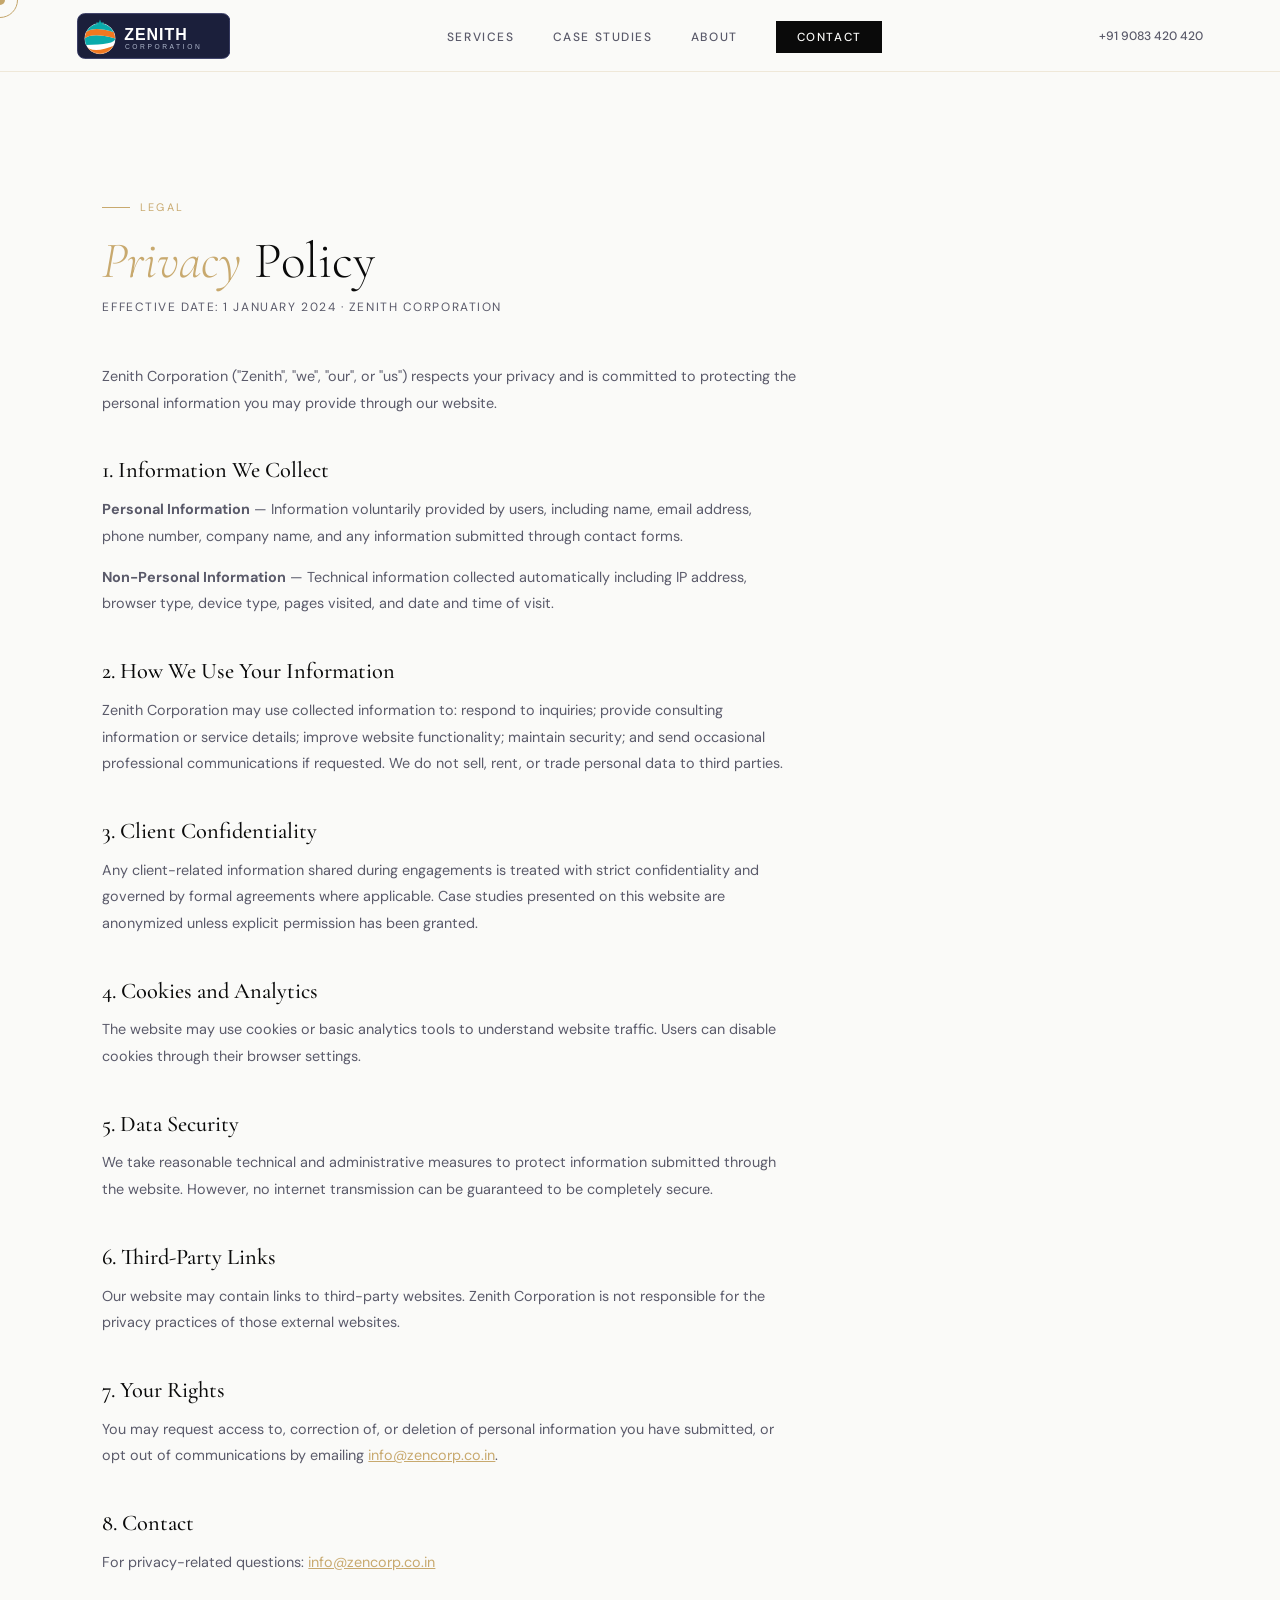
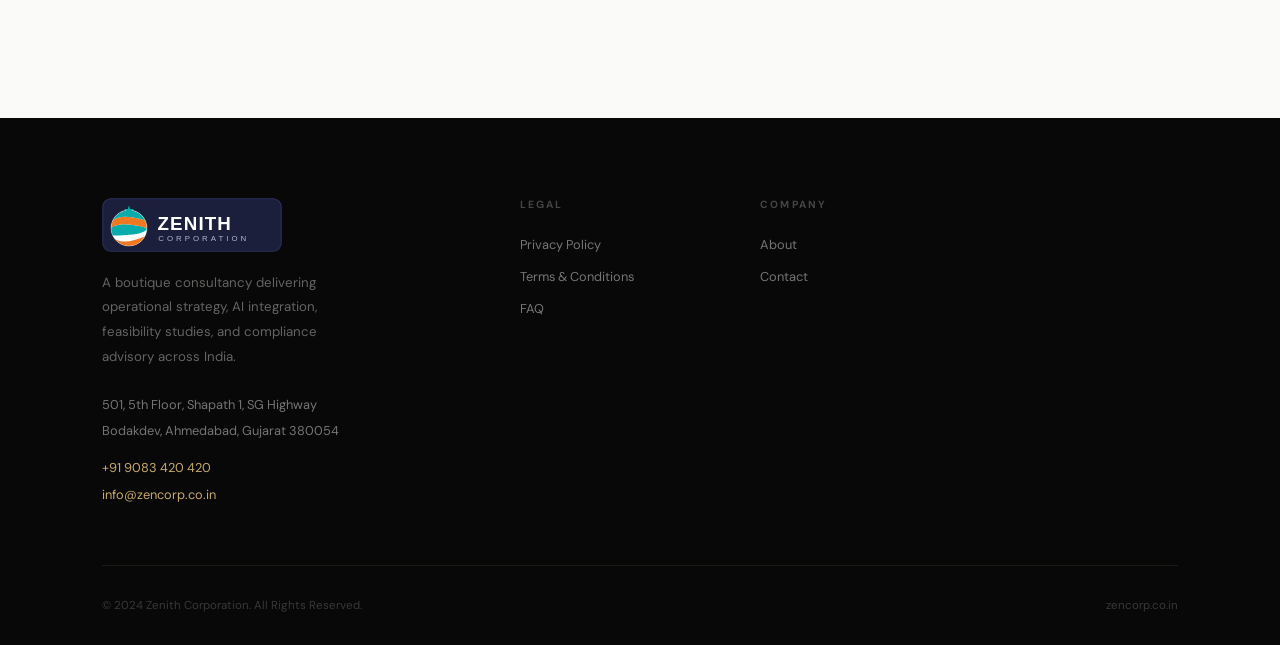
<file: privacy.html>
<!DOCTYPE html>
<html lang="en">
<head>
<meta charset="UTF-8">
<meta name="viewport" content="width=device-width, initial-scale=1.0">
<title>Privacy Policy — Zenith Corporation</title>
<link rel="stylesheet" href="style.css">
<style>
.legal-body{padding:8rem 8vw;max-width:900px;}
.legal-body h1{font-family:var(--serif);font-size:clamp(2rem,4vw,4rem);font-weight:300;color:var(--ink);margin-bottom:.6rem;line-height:1.1;}
.legal-body h1 em{font-style:italic;color:var(--gold);}
.effective{font-size:.75rem;letter-spacing:.13em;text-transform:uppercase;color:var(--mid);margin-bottom:3rem;display:block;}
.legal-body h2{font-family:var(--serif);font-size:1.4rem;font-weight:500;color:var(--ink);margin:2.5rem 0 .8rem;}
.legal-body p{font-size:.9rem;color:var(--mid);line-height:1.85;margin-bottom:.9rem;}
.legal-body ul{margin:.5rem 0 1rem 1rem;}
.legal-body ul li{font-size:.9rem;color:var(--mid);line-height:1.75;margin-bottom:.3rem;}
.legal-divider{height:1px;background:var(--line);margin:3rem 0;}
</style>
</head>
<body>
<div class="cursor" id="cursor"></div>
<div class="cursor-ring" id="cursorRing"></div>
<nav id="mainNav">
  <a href="index.html" class="nav-logo-img" aria-label="Zenith Corporation">
    <svg xmlns="http://www.w3.org/2000/svg" viewBox="0 0 240 72" height="46" width="auto" style="display:block;">
      <defs><clipPath id="gc"><circle cx="36" cy="40" r="24"/></clipPath></defs>
      <rect x="1" y="1" width="238" height="70" rx="11" ry="11" fill="#1b1f3b" stroke="#2a2f5a" stroke-width="1.5"/>
      <circle cx="36" cy="40" r="24" fill="white" clip-path="url(#gc)"/>
      <g clip-path="url(#gc)">
        <circle cx="36" cy="40" r="24" fill="white"/>
        <path d="M12 50 Q24 66 60 50 Q52 64 36 65 Q20 64 12 50Z" fill="#f07820"/>
        <path d="M12 40 Q24 30 60 40 Q60 50 12 50Z" fill="#0aabab"/>
        <path d="M14 30 Q26 20 58 30 Q60 35 60 40 Q24 30 12 40 Q12 35 14 30Z" fill="#f07820"/>
        <path d="M36 16 Q50 16 58 30 Q26 20 14 30 Q21 16 36 16Z" fill="#0aabab"/>
      </g>
      <circle cx="36" cy="40" r="24" fill="none" stroke="#ddd" stroke-width="0.5"/>
      <g transform="translate(36,17)"><polygon points="0,-7 1.6,-2.2 6.6,-2.2 2.8,0.8 4.3,5.6 0,2.8 -4.3,5.6 -2.8,0.8 -6.6,-2.2 -1.6,-2.2" fill="#0aabab"/></g>
      <text x="74" y="43" font-family="Arial Black,Franklin Gothic Heavy,Impact,sans-serif" font-weight="900" font-size="25" fill="white" letter-spacing="1.5">ZENITH</text>
      <text x="75" y="57" font-family="Arial,Helvetica,sans-serif" font-weight="400" font-size="10.5" fill="#b0b8cc" letter-spacing="4">CORPORATION</text>
    </svg>
  </a>
  <ul class="nav-links">
    <li><a href="services.html">Services</a></li>
    <li><a href="case-studies.html">Case Studies</a></li>
    <li><a href="about.html">About</a></li>
    <li><a href="contact.html" class="nav-cta">Contact</a></li>
  </ul>
  <div class="nav-phone"><a href="tel:+919083420420" style="color:inherit;text-decoration:none;">+91 9083 420 420</a></div>
  <button class="nav-hamburger"><span></span><span></span><span></span></button>
</nav>
<div style="padding-top:var(--nav-h);">
<div class="legal-body">
  <div class="tag">Legal</div>
  <h1><em>Privacy</em> Policy</h1>
  <span class="effective">Effective Date: 1 January 2024 · Zenith Corporation</span>
  <p>Zenith Corporation ("Zenith", "we", "our", or "us") respects your privacy and is committed to protecting the personal information you may provide through our website.</p>
  <h2>1. Information We Collect</h2>
  <p><strong>Personal Information</strong> — Information voluntarily provided by users, including name, email address, phone number, company name, and any information submitted through contact forms.</p>
  <p><strong>Non-Personal Information</strong> — Technical information collected automatically including IP address, browser type, device type, pages visited, and date and time of visit.</p>
  <h2>2. How We Use Your Information</h2>
  <p>Zenith Corporation may use collected information to: respond to inquiries; provide consulting information or service details; improve website functionality; maintain security; and send occasional professional communications if requested. We do not sell, rent, or trade personal data to third parties.</p>
  <h2>3. Client Confidentiality</h2>
  <p>Any client-related information shared during engagements is treated with strict confidentiality and governed by formal agreements where applicable. Case studies presented on this website are anonymized unless explicit permission has been granted.</p>
  <h2>4. Cookies and Analytics</h2>
  <p>The website may use cookies or basic analytics tools to understand website traffic. Users can disable cookies through their browser settings.</p>
  <h2>5. Data Security</h2>
  <p>We take reasonable technical and administrative measures to protect information submitted through the website. However, no internet transmission can be guaranteed to be completely secure.</p>
  <h2>6. Third-Party Links</h2>
  <p>Our website may contain links to third-party websites. Zenith Corporation is not responsible for the privacy practices of those external websites.</p>
  <h2>7. Your Rights</h2>
  <p>You may request access to, correction of, or deletion of personal information you have submitted, or opt out of communications by emailing <a href="mailto:info@zencorp.co.in" style="color:var(--gold);">info@zencorp.co.in</a>.</p>
  <h2>8. Contact</h2>
  <p>For privacy-related questions: <a href="mailto:info@zencorp.co.in" style="color:var(--gold);">info@zencorp.co.in</a></p>
</div>
</div>
<footer>
  <div class="footer-grid">
    <div class="footer-brand">
      <a href="index.html" class="nav-logo-img" aria-label="Zenith Corporation">
      <svg xmlns="http://www.w3.org/2000/svg" viewBox="0 0 240 72" height="54" width="auto" style="display:block;margin-bottom:1.2rem;">
        <defs><clipPath id="gc2"><circle cx="36" cy="40" r="24"/></clipPath></defs>
        <rect x="1" y="1" width="238" height="70" rx="11" ry="11" fill="#1b1f3b" stroke="#2a2f5a" stroke-width="1.5"/>
        <circle cx="36" cy="40" r="24" fill="white" clip-path="url(#gc2)"/>
        <g clip-path="url(#gc2)">
          <circle cx="36" cy="40" r="24" fill="white"/>
          <path d="M12 50 Q24 66 60 50 Q52 64 36 65 Q20 64 12 50Z" fill="#f07820"/>
          <path d="M12 40 Q24 30 60 40 Q60 50 12 50Z" fill="#0aabab"/>
          <path d="M14 30 Q26 20 58 30 Q60 35 60 40 Q24 30 12 40 Q12 35 14 30Z" fill="#f07820"/>
          <path d="M36 16 Q50 16 58 30 Q26 20 14 30 Q21 16 36 16Z" fill="#0aabab"/>
        </g>
        <circle cx="36" cy="40" r="24" fill="none" stroke="#ddd" stroke-width="0.5"/>
        <g transform="translate(36,17)"><polygon points="0,-7 1.6,-2.2 6.6,-2.2 2.8,0.8 4.3,5.6 0,2.8 -4.3,5.6 -2.8,0.8 -6.6,-2.2 -1.6,-2.2" fill="#0aabab"/></g>
        <text x="74" y="43" font-family="Arial Black,Franklin Gothic Heavy,Impact,sans-serif" font-weight="900" font-size="25" fill="white" letter-spacing="1.5">ZENITH</text>
        <text x="75" y="57" font-family="Arial,Helvetica,sans-serif" font-weight="400" font-size="10.5" fill="#b0b8cc" letter-spacing="4">CORPORATION</text>
      </svg>
    </a>
      <p class="footer-tagline">A boutique consultancy delivering operational strategy, AI integration, feasibility studies, and compliance advisory across India.</p>
      <div class="footer-contact-info">
        <div>501, 5th Floor, Shapath 1, SG Highway<br>Bodakdev, Ahmedabad, Gujarat 380054</div>
        <div style="margin-top:.6rem;"><a href="tel:+919083420420" style="color:var(--gold);text-decoration:none;">+91 9083 420 420</a></div>
        <div><a href="mailto:info@zencorp.co.in">info@zencorp.co.in</a></div>
      </div>
    </div>
    <div class="footer-col"><h5>Legal</h5><ul>
      <li><a href="privacy.html">Privacy Policy</a></li>
      <li><a href="terms.html">Terms & Conditions</a></li>
      <li><a href="faq.html">FAQ</a></li>
    </ul></div>
    <div class="footer-col"><h5>Company</h5><ul>
      <li><a href="about.html">About</a></li>
      <li><a href="contact.html">Contact</a></li>
    </ul></div>
    <div class="footer-col"></div>
  </div>
  <div class="footer-bottom"><span>© 2024 Zenith Corporation. All Rights Reserved.</span><span>zencorp.co.in</span></div>
</footer>
<script src="main.js"></script>
</body>
</html>
</file>
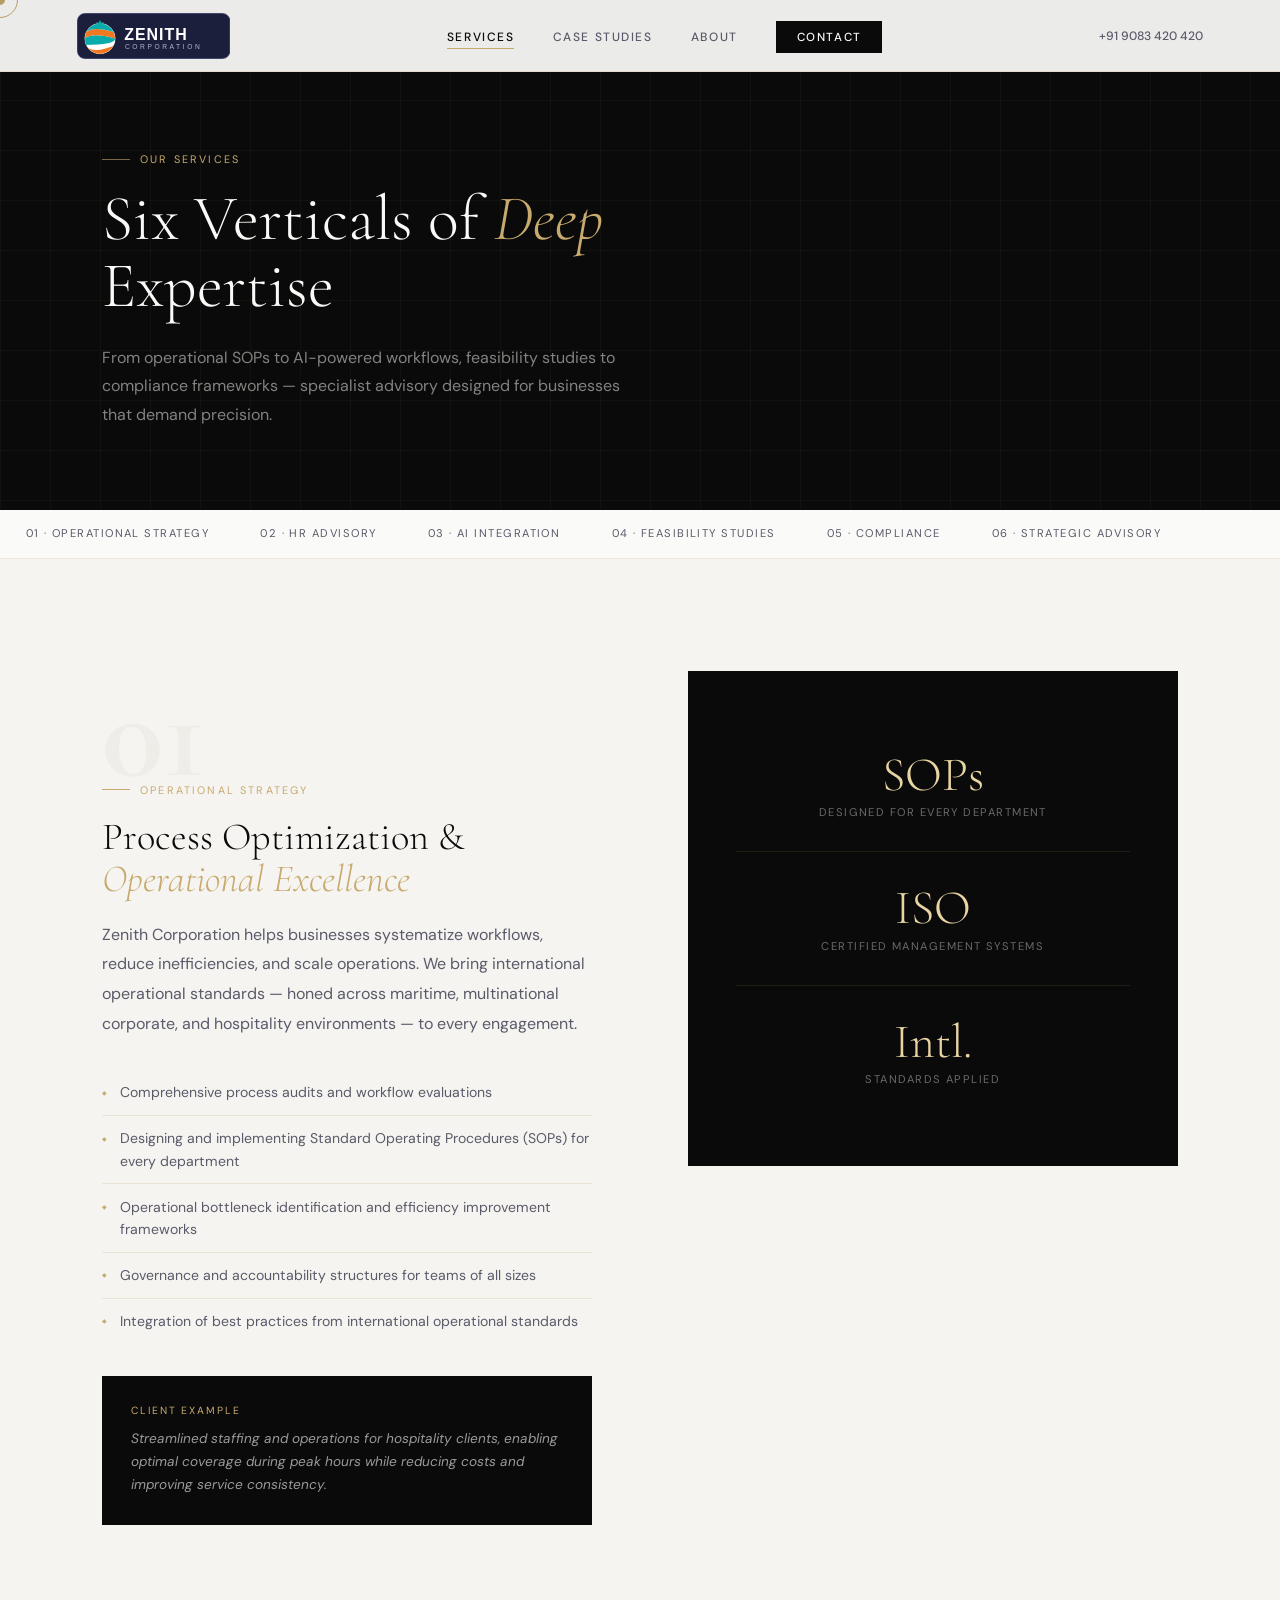
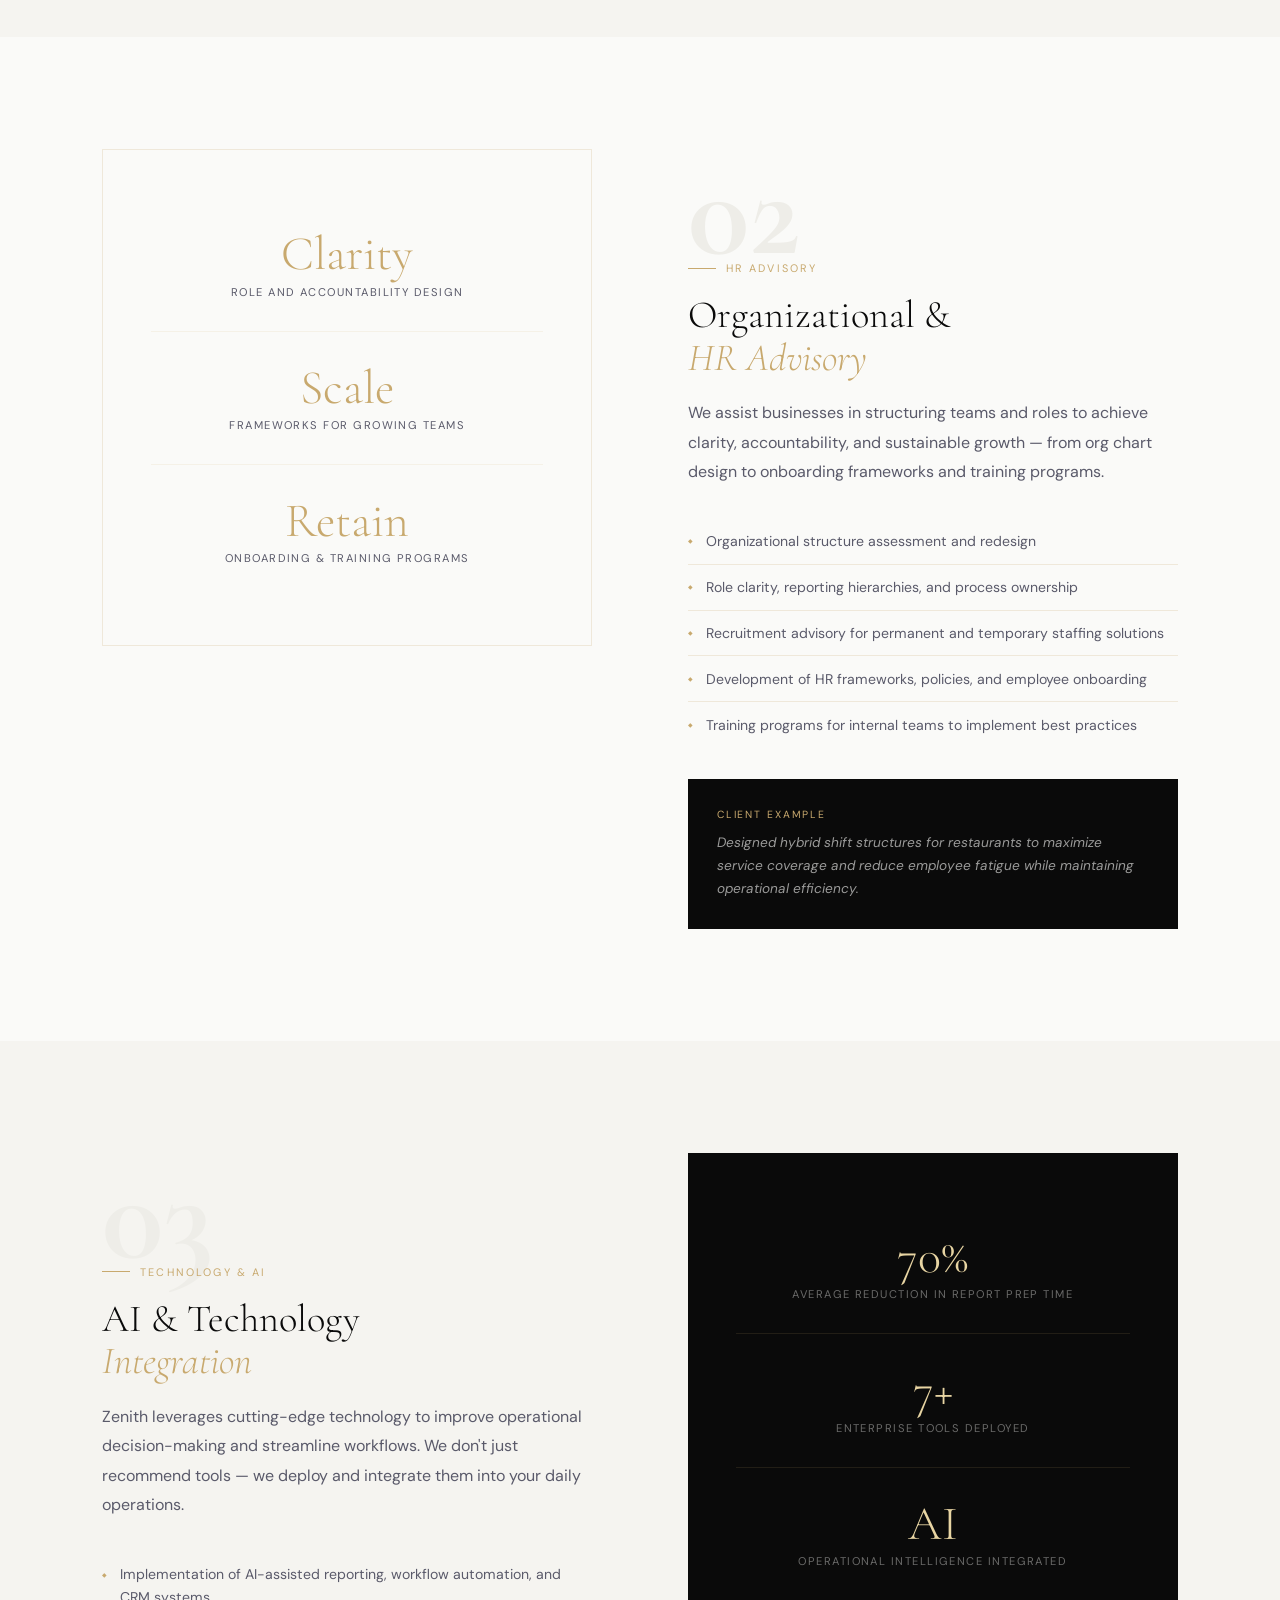
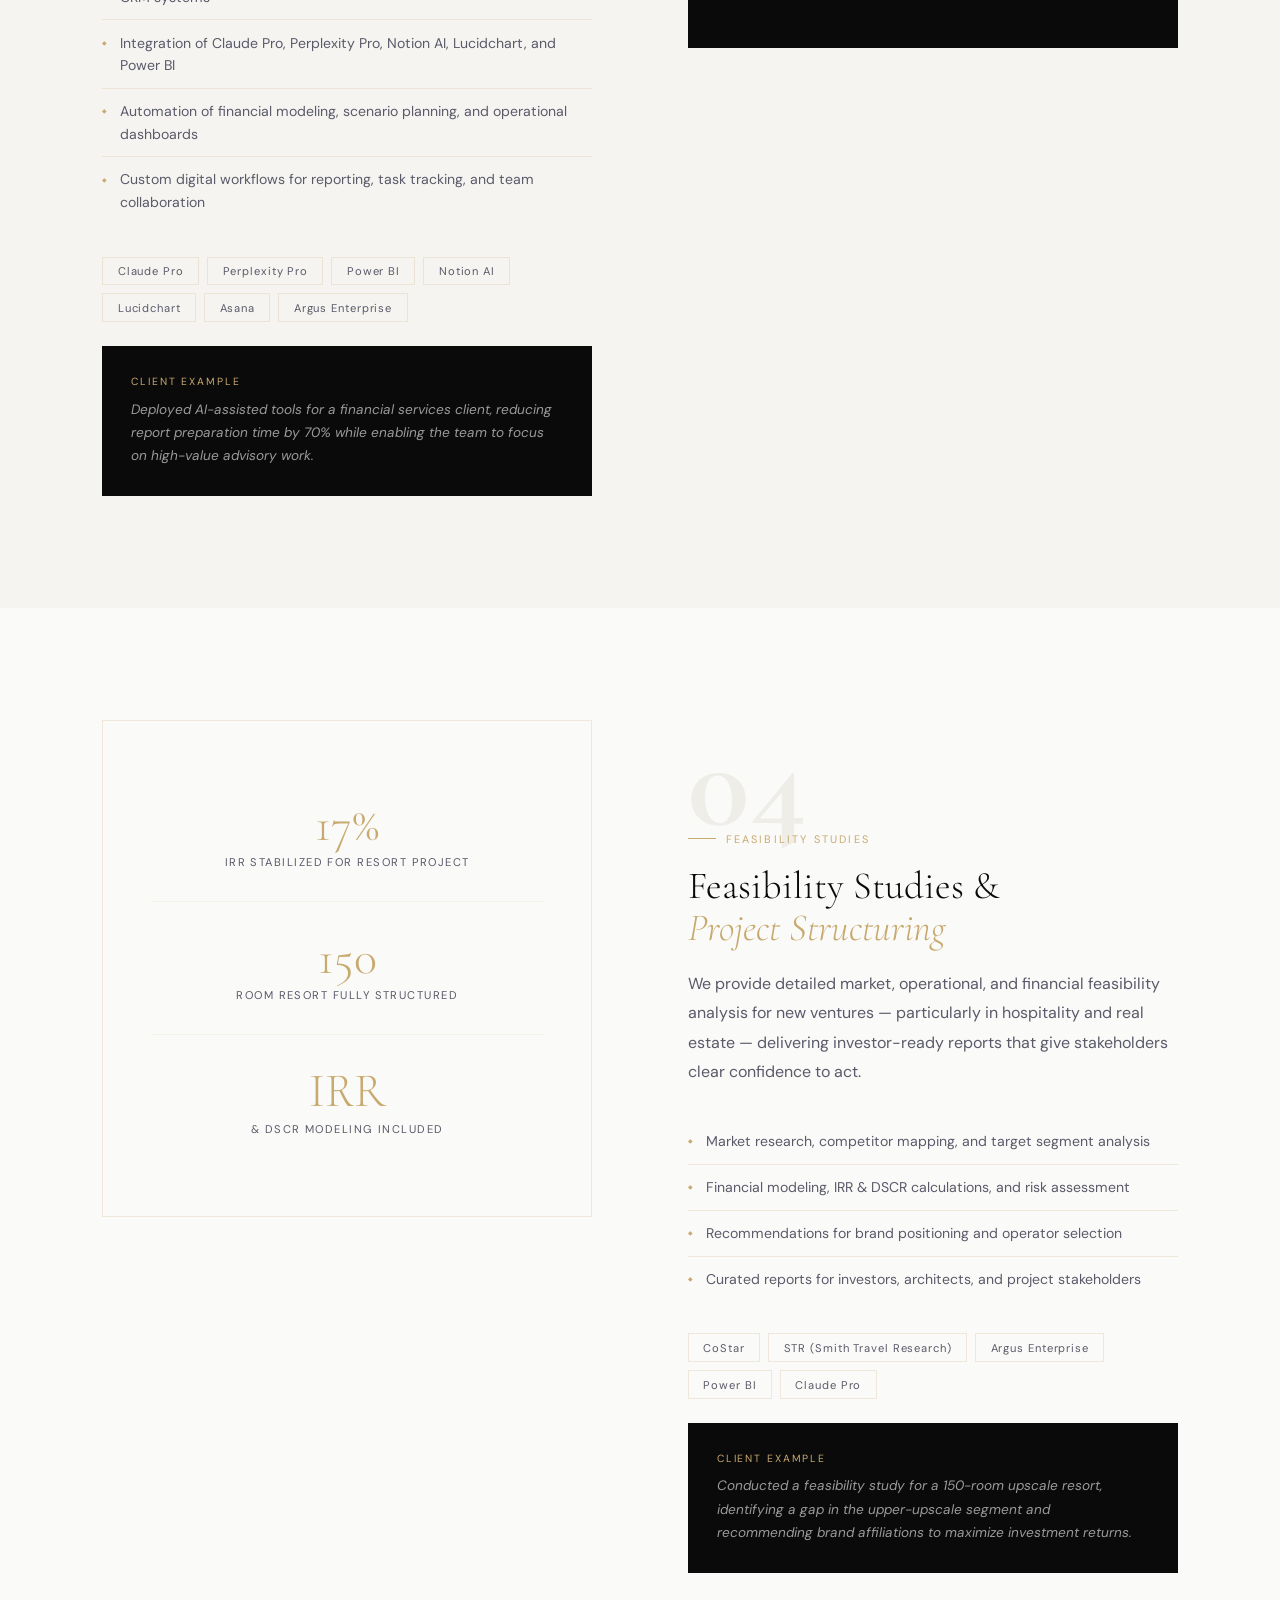
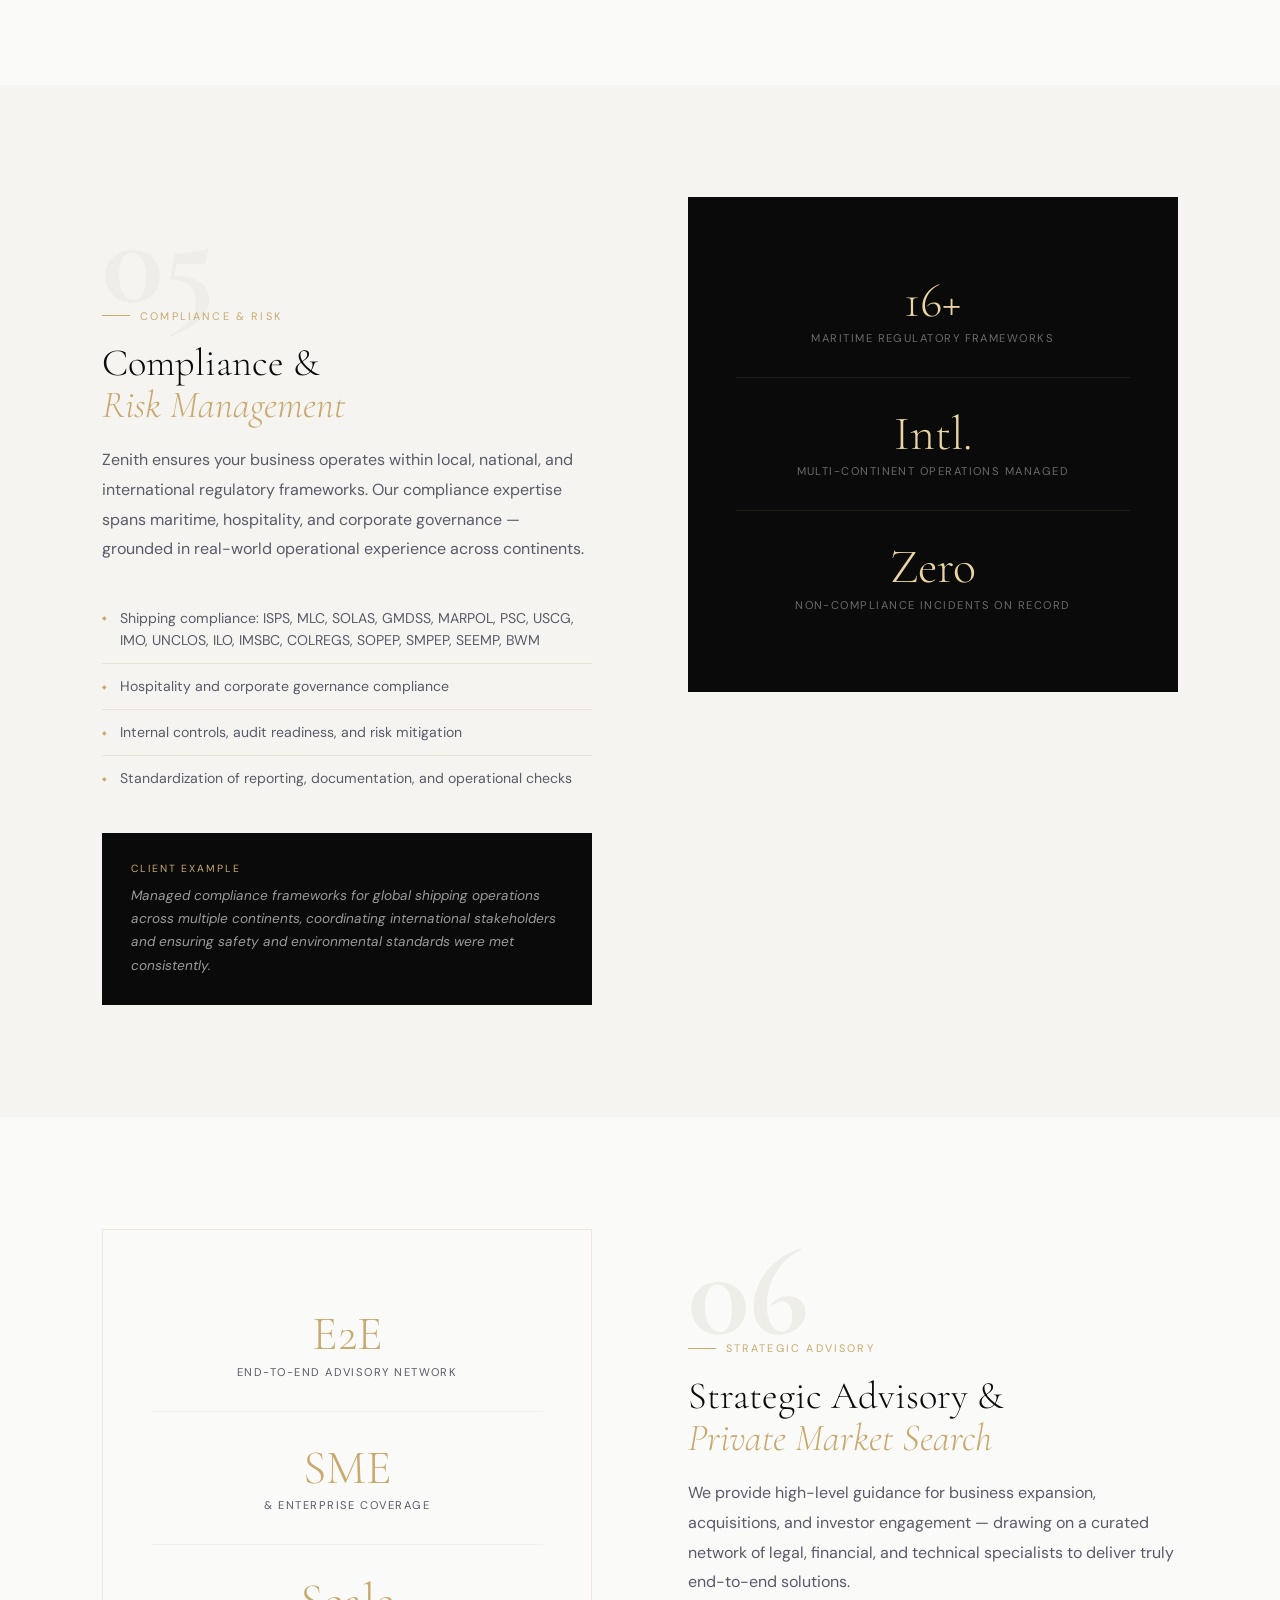
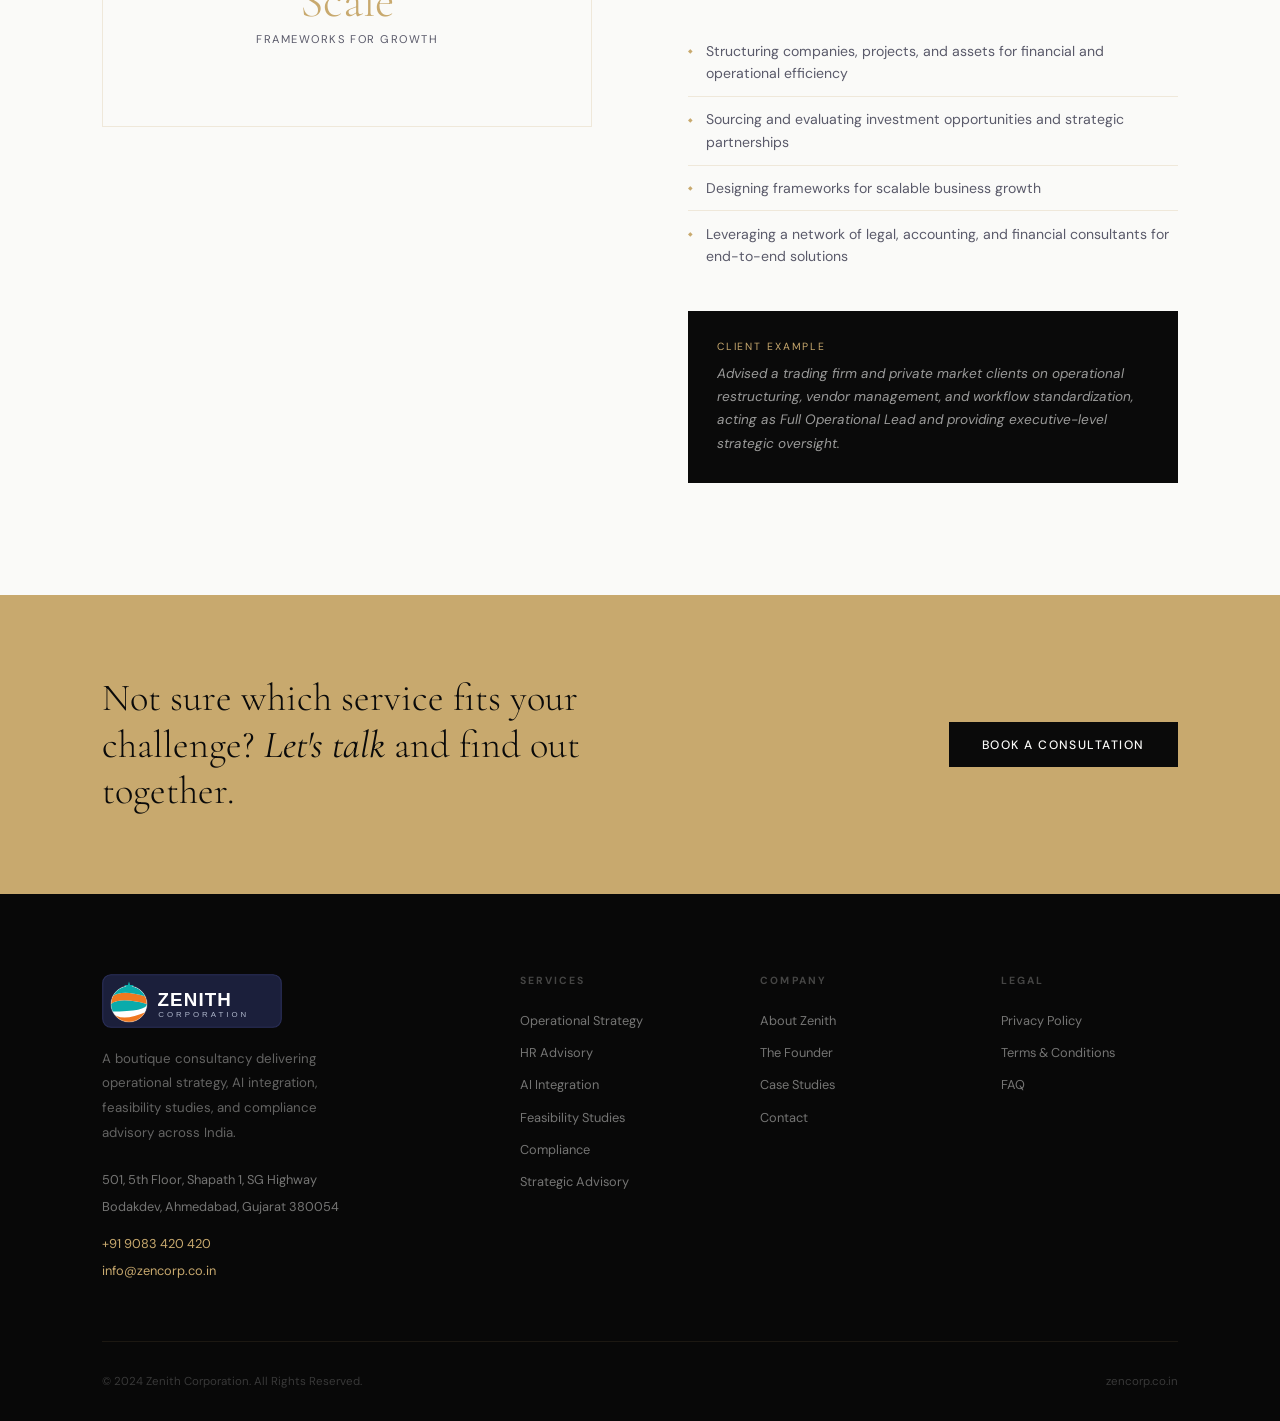
<file: services.html>
<!DOCTYPE html>
<html lang="en">
<head>
<meta charset="UTF-8">
<meta name="viewport" content="width=device-width, initial-scale=1.0">
<title>Services — Zenith Corporation</title>
<meta name="description" content="Zenith Corporation's six service verticals: operational strategy, HR advisory, AI integration, feasibility studies, compliance, and strategic advisory.">
<link rel="stylesheet" href="style.css">
<style>
.services-nav{display:flex;gap:0;overflow-x:auto;border-bottom:1px solid var(--line);background:var(--white);position:sticky;top:var(--nav-h);z-index:50;}
.snav-item{padding:1rem 1.6rem;font-size:.7rem;letter-spacing:.13em;text-transform:uppercase;color:var(--mid);text-decoration:none;white-space:nowrap;border-bottom:2px solid transparent;transition:color .3s,border-color .3s;}
.snav-item:hover{color:var(--ink);border-color:var(--gold);}
.snav-item.active{color:var(--ink);border-color:var(--gold);}

.svc-section{padding:7rem 8vw;scroll-margin-top:calc(var(--nav-h)+56px);}
.svc-section:nth-child(even){background:var(--soft);}

.svc-layout{display:grid;grid-template-columns:1fr 1fr;gap:6rem;align-items:start;}
.svc-layout.reverse{direction:rtl;}
.svc-layout.reverse > *{direction:ltr;}

.svc-number{font-family:var(--serif);font-size:8rem;font-weight:700;color:#eeede8;line-height:1;margin-bottom:-1rem;}
.svc-title{font-family:var(--serif);font-size:clamp(1.8rem,3vw,3rem);font-weight:300;color:var(--ink);line-height:1.1;margin-bottom:1.2rem;}
.svc-title em{font-style:italic;color:var(--gold);}
.svc-lead{font-size:1rem;color:var(--mid);line-height:1.85;margin-bottom:2rem;}

.svc-bullets{list-style:none;margin-bottom:2rem;}
.svc-bullets li{display:flex;gap:.8rem;align-items:flex-start;padding:.7rem 0;border-bottom:1px solid var(--line);font-size:.88rem;color:var(--mid);line-height:1.6;}
.svc-bullets li:last-child{border-bottom:none;}
.svc-bullets li::before{content:'◆';color:var(--gold);font-size:.4rem;flex-shrink:0;margin-top:.4rem;}

.svc-example{background:var(--ink);padding:1.8rem;margin-top:1.5rem;}
.ex-label{font-size:.65rem;letter-spacing:.18em;text-transform:uppercase;color:var(--gold);margin-bottom:.6rem;display:block;}
.ex-text{font-size:.85rem;color:rgba(250,250,248,.6);line-height:1.7;font-style:italic;}

.svc-visual{background:var(--ink);padding:3rem;position:sticky;top:calc(var(--nav-h)+80px);}
.svc-visual.light{background:var(--white);border:1px solid var(--line);}
.sv-stat{text-align:center;padding:2rem;border-bottom:1px solid rgba(200,169,110,.12);}
.sv-stat:last-child{border-bottom:none;}
.sv-num{font-family:var(--serif);font-size:3rem;font-weight:300;color:var(--gold-lt);display:block;line-height:1;}
.sv-cap{font-size:.7rem;letter-spacing:.13em;text-transform:uppercase;color:rgba(250,250,248,.4);margin-top:.4rem;display:block;}
.sv-num.dark-num{color:var(--gold);}
.sv-cap.dark-cap{color:var(--mid);}

.tools-row{display:flex;flex-wrap:wrap;gap:.5rem;margin-top:1.5rem;}
.tool-badge{font-size:.7rem;letter-spacing:.08em;padding:.4rem .9rem;border:1px solid var(--line);color:var(--mid);transition:border-color .3s,color .3s;}
.tool-badge:hover{border-color:var(--gold);color:var(--ink);}

@media(max-width:1100px){
  .svc-layout{grid-template-columns:1fr;gap:2.5rem;}
  .svc-layout.reverse{direction:ltr;}
  .svc-visual{position:static;}
}
</style>
</head>
<body>
<div class="cursor" id="cursor"></div>
<div class="cursor-ring" id="cursorRing"></div>

<nav id="mainNav">
  <a href="index.html" class="nav-logo-img" aria-label="Zenith Corporation">
    <svg xmlns="http://www.w3.org/2000/svg" viewBox="0 0 240 72" height="46" width="auto" style="display:block;">
      <defs><clipPath id="gc"><circle cx="36" cy="40" r="24"/></clipPath></defs>
      <rect x="1" y="1" width="238" height="70" rx="11" ry="11" fill="#1b1f3b" stroke="#2a2f5a" stroke-width="1.5"/>
      <circle cx="36" cy="40" r="24" fill="white" clip-path="url(#gc)"/>
      <g clip-path="url(#gc)">
        <circle cx="36" cy="40" r="24" fill="white"/>
        <path d="M12 50 Q24 66 60 50 Q52 64 36 65 Q20 64 12 50Z" fill="#f07820"/>
        <path d="M12 40 Q24 30 60 40 Q60 50 12 50Z" fill="#0aabab"/>
        <path d="M14 30 Q26 20 58 30 Q60 35 60 40 Q24 30 12 40 Q12 35 14 30Z" fill="#f07820"/>
        <path d="M36 16 Q50 16 58 30 Q26 20 14 30 Q21 16 36 16Z" fill="#0aabab"/>
      </g>
      <circle cx="36" cy="40" r="24" fill="none" stroke="#ddd" stroke-width="0.5"/>
      <g transform="translate(36,17)"><polygon points="0,-7 1.6,-2.2 6.6,-2.2 2.8,0.8 4.3,5.6 0,2.8 -4.3,5.6 -2.8,0.8 -6.6,-2.2 -1.6,-2.2" fill="#0aabab"/></g>
      <text x="74" y="43" font-family="Arial Black,Franklin Gothic Heavy,Impact,sans-serif" font-weight="900" font-size="25" fill="white" letter-spacing="1.5">ZENITH</text>
      <text x="75" y="57" font-family="Arial,Helvetica,sans-serif" font-weight="400" font-size="10.5" fill="#b0b8cc" letter-spacing="4">CORPORATION</text>
    </svg>
  </a>
  <ul class="nav-links">
    <li><a href="services.html">Services</a></li>
    <li><a href="case-studies.html">Case Studies</a></li>
    <li><a href="about.html">About</a></li>
    <li><a href="contact.html" class="nav-cta">Contact</a></li>
  </ul>
  <div class="nav-phone"><a href="tel:+919083420420" style="color:inherit;text-decoration:none;">+91 9083 420 420</a></div>
  <button class="nav-hamburger"><span></span><span></span><span></span></button>
</nav>

<div class="page-hero">
  <div class="page-hero-inner">
    <div class="tag light" style="margin-bottom:1.2rem;"><span>Our Services</span></div>
    <h1>Six Verticals of <em>Deep</em> Expertise</h1>
    <p>From operational SOPs to AI-powered workflows, feasibility studies to compliance frameworks — specialist advisory designed for businesses that demand precision.</p>
  </div>
</div>

<!-- SERVICES NAV -->
<div class="services-nav">
  <a href="#ops" class="snav-item">01 · Operational Strategy</a>
  <a href="#hr" class="snav-item">02 · HR Advisory</a>
  <a href="#ai" class="snav-item">03 · AI Integration</a>
  <a href="#feasibility" class="snav-item">04 · Feasibility Studies</a>
  <a href="#compliance" class="snav-item">05 · Compliance</a>
  <a href="#strategy" class="snav-item">06 · Strategic Advisory</a>
</div>

<!-- SERVICE 01 -->
<section class="svc-section reveal" id="ops">
  <div class="svc-layout">
    <div>
      <div class="svc-number">01</div>
      <div class="tag">Operational Strategy</div>
      <h2 class="svc-title">Process Optimization &<br><em>Operational Excellence</em></h2>
      <p class="svc-lead">Zenith Corporation helps businesses systematize workflows, reduce inefficiencies, and scale operations. We bring international operational standards — honed across maritime, multinational corporate, and hospitality environments — to every engagement.</p>
      <ul class="svc-bullets">
        <li>Comprehensive process audits and workflow evaluations</li>
        <li>Designing and implementing Standard Operating Procedures (SOPs) for every department</li>
        <li>Operational bottleneck identification and efficiency improvement frameworks</li>
        <li>Governance and accountability structures for teams of all sizes</li>
        <li>Integration of best practices from international operational standards</li>
      </ul>
      <div class="svc-example">
        <span class="ex-label">Client Example</span>
        <p class="ex-text">Streamlined staffing and operations for hospitality clients, enabling optimal coverage during peak hours while reducing costs and improving service consistency.</p>
      </div>
    </div>
    <div class="svc-visual">
      <div class="sv-stat"><span class="sv-num">SOPs</span><span class="sv-cap">Designed for every department</span></div>
      <div class="sv-stat"><span class="sv-num">ISO</span><span class="sv-cap">Certified Management Systems</span></div>
      <div class="sv-stat"><span class="sv-num">Intl.</span><span class="sv-cap">Standards Applied</span></div>
    </div>
  </div>
</section>

<!-- SERVICE 02 -->
<section class="svc-section reveal" id="hr">
  <div class="svc-layout reverse">
    <div>
      <div class="svc-number">02</div>
      <div class="tag">HR Advisory</div>
      <h2 class="svc-title">Organizational &<br><em>HR Advisory</em></h2>
      <p class="svc-lead">We assist businesses in structuring teams and roles to achieve clarity, accountability, and sustainable growth — from org chart design to onboarding frameworks and training programs.</p>
      <ul class="svc-bullets">
        <li>Organizational structure assessment and redesign</li>
        <li>Role clarity, reporting hierarchies, and process ownership</li>
        <li>Recruitment advisory for permanent and temporary staffing solutions</li>
        <li>Development of HR frameworks, policies, and employee onboarding</li>
        <li>Training programs for internal teams to implement best practices</li>
      </ul>
      <div class="svc-example">
        <span class="ex-label">Client Example</span>
        <p class="ex-text">Designed hybrid shift structures for restaurants to maximize service coverage and reduce employee fatigue while maintaining operational efficiency.</p>
      </div>
    </div>
    <div class="svc-visual light">
      <div class="sv-stat"><span class="sv-num dark-num">Clarity</span><span class="sv-cap dark-cap">Role and accountability design</span></div>
      <div class="sv-stat"><span class="sv-num dark-num">Scale</span><span class="sv-cap dark-cap">Frameworks for growing teams</span></div>
      <div class="sv-stat"><span class="sv-num dark-num">Retain</span><span class="sv-cap dark-cap">Onboarding & training programs</span></div>
    </div>
  </div>
</section>

<!-- SERVICE 03 -->
<section class="svc-section reveal" id="ai">
  <div class="svc-layout">
    <div>
      <div class="svc-number">03</div>
      <div class="tag">Technology & AI</div>
      <h2 class="svc-title">AI & Technology<br><em>Integration</em></h2>
      <p class="svc-lead">Zenith leverages cutting-edge technology to improve operational decision-making and streamline workflows. We don't just recommend tools — we deploy and integrate them into your daily operations.</p>
      <ul class="svc-bullets">
        <li>Implementation of AI-assisted reporting, workflow automation, and CRM systems</li>
        <li>Integration of Claude Pro, Perplexity Pro, Notion AI, Lucidchart, and Power BI</li>
        <li>Automation of financial modeling, scenario planning, and operational dashboards</li>
        <li>Custom digital workflows for reporting, task tracking, and team collaboration</li>
      </ul>
      <div class="tools-row">
        <span class="tool-badge">Claude Pro</span>
        <span class="tool-badge">Perplexity Pro</span>
        <span class="tool-badge">Power BI</span>
        <span class="tool-badge">Notion AI</span>
        <span class="tool-badge">Lucidchart</span>
        <span class="tool-badge">Asana</span>
        <span class="tool-badge">Argus Enterprise</span>
      </div>
      <div class="svc-example" style="margin-top:1.5rem;">
        <span class="ex-label">Client Example</span>
        <p class="ex-text">Deployed AI-assisted tools for a financial services client, reducing report preparation time by 70% while enabling the team to focus on high-value advisory work.</p>
      </div>
    </div>
    <div class="svc-visual">
      <div class="sv-stat"><span class="sv-num">70%</span><span class="sv-cap">Average reduction in report prep time</span></div>
      <div class="sv-stat"><span class="sv-num">7+</span><span class="sv-cap">Enterprise tools deployed</span></div>
      <div class="sv-stat"><span class="sv-num">AI</span><span class="sv-cap">Operational intelligence integrated</span></div>
    </div>
  </div>
</section>

<!-- SERVICE 04 -->
<section class="svc-section reveal" id="feasibility">
  <div class="svc-layout reverse">
    <div>
      <div class="svc-number">04</div>
      <div class="tag">Feasibility Studies</div>
      <h2 class="svc-title">Feasibility Studies &<br><em>Project Structuring</em></h2>
      <p class="svc-lead">We provide detailed market, operational, and financial feasibility analysis for new ventures — particularly in hospitality and real estate — delivering investor-ready reports that give stakeholders clear confidence to act.</p>
      <ul class="svc-bullets">
        <li>Market research, competitor mapping, and target segment analysis</li>
        <li>Financial modeling, IRR & DSCR calculations, and risk assessment</li>
        <li>Recommendations for brand positioning and operator selection</li>
        <li>Curated reports for investors, architects, and project stakeholders</li>
      </ul>
      <div class="tools-row">
        <span class="tool-badge">CoStar</span>
        <span class="tool-badge">STR (Smith Travel Research)</span>
        <span class="tool-badge">Argus Enterprise</span>
        <span class="tool-badge">Power BI</span>
        <span class="tool-badge">Claude Pro</span>
      </div>
      <div class="svc-example" style="margin-top:1.5rem;">
        <span class="ex-label">Client Example</span>
        <p class="ex-text">Conducted a feasibility study for a 150-room upscale resort, identifying a gap in the upper-upscale segment and recommending brand affiliations to maximize investment returns.</p>
      </div>
    </div>
    <div class="svc-visual light">
      <div class="sv-stat"><span class="sv-num dark-num">17%</span><span class="sv-cap dark-cap">IRR stabilized for resort project</span></div>
      <div class="sv-stat"><span class="sv-num dark-num">150</span><span class="sv-cap dark-cap">Room resort fully structured</span></div>
      <div class="sv-stat"><span class="sv-num dark-num">IRR</span><span class="sv-cap dark-cap">& DSCR modeling included</span></div>
    </div>
  </div>
</section>

<!-- SERVICE 05 -->
<section class="svc-section reveal" id="compliance">
  <div class="svc-layout">
    <div>
      <div class="svc-number">05</div>
      <div class="tag">Compliance & Risk</div>
      <h2 class="svc-title">Compliance &<br><em>Risk Management</em></h2>
      <p class="svc-lead">Zenith ensures your business operates within local, national, and international regulatory frameworks. Our compliance expertise spans maritime, hospitality, and corporate governance — grounded in real-world operational experience across continents.</p>
      <ul class="svc-bullets">
        <li>Shipping compliance: ISPS, MLC, SOLAS, GMDSS, MARPOL, PSC, USCG, IMO, UNCLOS, ILO, IMSBC, COLREGS, SOPEP, SMPEP, SEEMP, BWM</li>
        <li>Hospitality and corporate governance compliance</li>
        <li>Internal controls, audit readiness, and risk mitigation</li>
        <li>Standardization of reporting, documentation, and operational checks</li>
      </ul>
      <div class="svc-example">
        <span class="ex-label">Client Example</span>
        <p class="ex-text">Managed compliance frameworks for global shipping operations across multiple continents, coordinating international stakeholders and ensuring safety and environmental standards were met consistently.</p>
      </div>
    </div>
    <div class="svc-visual">
      <div class="sv-stat"><span class="sv-num">16+</span><span class="sv-cap">Maritime regulatory frameworks</span></div>
      <div class="sv-stat"><span class="sv-num">Intl.</span><span class="sv-cap">Multi-continent operations managed</span></div>
      <div class="sv-stat"><span class="sv-num">Zero</span><span class="sv-cap">Non-compliance incidents on record</span></div>
    </div>
  </div>
</section>

<!-- SERVICE 06 -->
<section class="svc-section reveal" id="strategy">
  <div class="svc-layout reverse">
    <div>
      <div class="svc-number">06</div>
      <div class="tag">Strategic Advisory</div>
      <h2 class="svc-title">Strategic Advisory &<br><em>Private Market Search</em></h2>
      <p class="svc-lead">We provide high-level guidance for business expansion, acquisitions, and investor engagement — drawing on a curated network of legal, financial, and technical specialists to deliver truly end-to-end solutions.</p>
      <ul class="svc-bullets">
        <li>Structuring companies, projects, and assets for financial and operational efficiency</li>
        <li>Sourcing and evaluating investment opportunities and strategic partnerships</li>
        <li>Designing frameworks for scalable business growth</li>
        <li>Leveraging a network of legal, accounting, and financial consultants for end-to-end solutions</li>
      </ul>
      <div class="svc-example">
        <span class="ex-label">Client Example</span>
        <p class="ex-text">Advised a trading firm and private market clients on operational restructuring, vendor management, and workflow standardization, acting as Full Operational Lead and providing executive-level strategic oversight.</p>
      </div>
    </div>
    <div class="svc-visual light">
      <div class="sv-stat"><span class="sv-num dark-num">E2E</span><span class="sv-cap dark-cap">End-to-end advisory network</span></div>
      <div class="sv-stat"><span class="sv-num dark-num">SME</span><span class="sv-cap dark-cap">& enterprise coverage</span></div>
      <div class="sv-stat"><span class="sv-num dark-num">Scale</span><span class="sv-cap dark-cap">Frameworks for growth</span></div>
    </div>
  </div>
</section>

<div class="cta-band reveal">
  <h2>Not sure which service fits your challenge? <em>Let's talk</em> and find out together.</h2>
  <a href="contact.html" class="btn-primary">Book a Consultation</a>
</div>

<footer>
  <div class="footer-grid">
    <div class="footer-brand">
      <a href="index.html" class="nav-logo-img" aria-label="Zenith Corporation">
      <svg xmlns="http://www.w3.org/2000/svg" viewBox="0 0 240 72" height="54" width="auto" style="display:block;margin-bottom:1.2rem;">
        <defs><clipPath id="gc2"><circle cx="36" cy="40" r="24"/></clipPath></defs>
        <rect x="1" y="1" width="238" height="70" rx="11" ry="11" fill="#1b1f3b" stroke="#2a2f5a" stroke-width="1.5"/>
        <circle cx="36" cy="40" r="24" fill="white" clip-path="url(#gc2)"/>
        <g clip-path="url(#gc2)">
          <circle cx="36" cy="40" r="24" fill="white"/>
          <path d="M12 50 Q24 66 60 50 Q52 64 36 65 Q20 64 12 50Z" fill="#f07820"/>
          <path d="M12 40 Q24 30 60 40 Q60 50 12 50Z" fill="#0aabab"/>
          <path d="M14 30 Q26 20 58 30 Q60 35 60 40 Q24 30 12 40 Q12 35 14 30Z" fill="#f07820"/>
          <path d="M36 16 Q50 16 58 30 Q26 20 14 30 Q21 16 36 16Z" fill="#0aabab"/>
        </g>
        <circle cx="36" cy="40" r="24" fill="none" stroke="#ddd" stroke-width="0.5"/>
        <g transform="translate(36,17)"><polygon points="0,-7 1.6,-2.2 6.6,-2.2 2.8,0.8 4.3,5.6 0,2.8 -4.3,5.6 -2.8,0.8 -6.6,-2.2 -1.6,-2.2" fill="#0aabab"/></g>
        <text x="74" y="43" font-family="Arial Black,Franklin Gothic Heavy,Impact,sans-serif" font-weight="900" font-size="25" fill="white" letter-spacing="1.5">ZENITH</text>
        <text x="75" y="57" font-family="Arial,Helvetica,sans-serif" font-weight="400" font-size="10.5" fill="#b0b8cc" letter-spacing="4">CORPORATION</text>
      </svg>
    </a>
      <p class="footer-tagline">A boutique consultancy delivering operational strategy, AI integration, feasibility studies, and compliance advisory across India.</p>
      <div class="footer-contact-info">
        <div>501, 5th Floor, Shapath 1, SG Highway<br>Bodakdev, Ahmedabad, Gujarat 380054</div>
        <div style="margin-top:.6rem;"><a href="tel:+919083420420" style="color:var(--gold);text-decoration:none;">+91 9083 420 420</a></div>
        <div><a href="mailto:info@zencorp.co.in">info@zencorp.co.in</a></div>
      </div>
    </div>
    <div class="footer-col"><h5>Services</h5><ul>
      <li><a href="#ops">Operational Strategy</a></li>
      <li><a href="#hr">HR Advisory</a></li>
      <li><a href="#ai">AI Integration</a></li>
      <li><a href="#feasibility">Feasibility Studies</a></li>
      <li><a href="#compliance">Compliance</a></li>
      <li><a href="#strategy">Strategic Advisory</a></li>
    </ul></div>
    <div class="footer-col"><h5>Company</h5><ul>
      <li><a href="about.html">About Zenith</a></li>
      <li><a href="about.html#founder">The Founder</a></li>
      <li><a href="case-studies.html">Case Studies</a></li>
      <li><a href="contact.html">Contact</a></li>
    </ul></div>
    <div class="footer-col"><h5>Legal</h5><ul>
      <li><a href="privacy.html">Privacy Policy</a></li>
      <li><a href="terms.html">Terms & Conditions</a></li>
      <li><a href="faq.html">FAQ</a></li>
    </ul></div>
  </div>
  <div class="footer-bottom">
    <span>© 2024 Zenith Corporation. All Rights Reserved.</span>
    <span>zencorp.co.in</span>
  </div>
</footer>
<script src="main.js"></script>
</body>
</html>
</file>
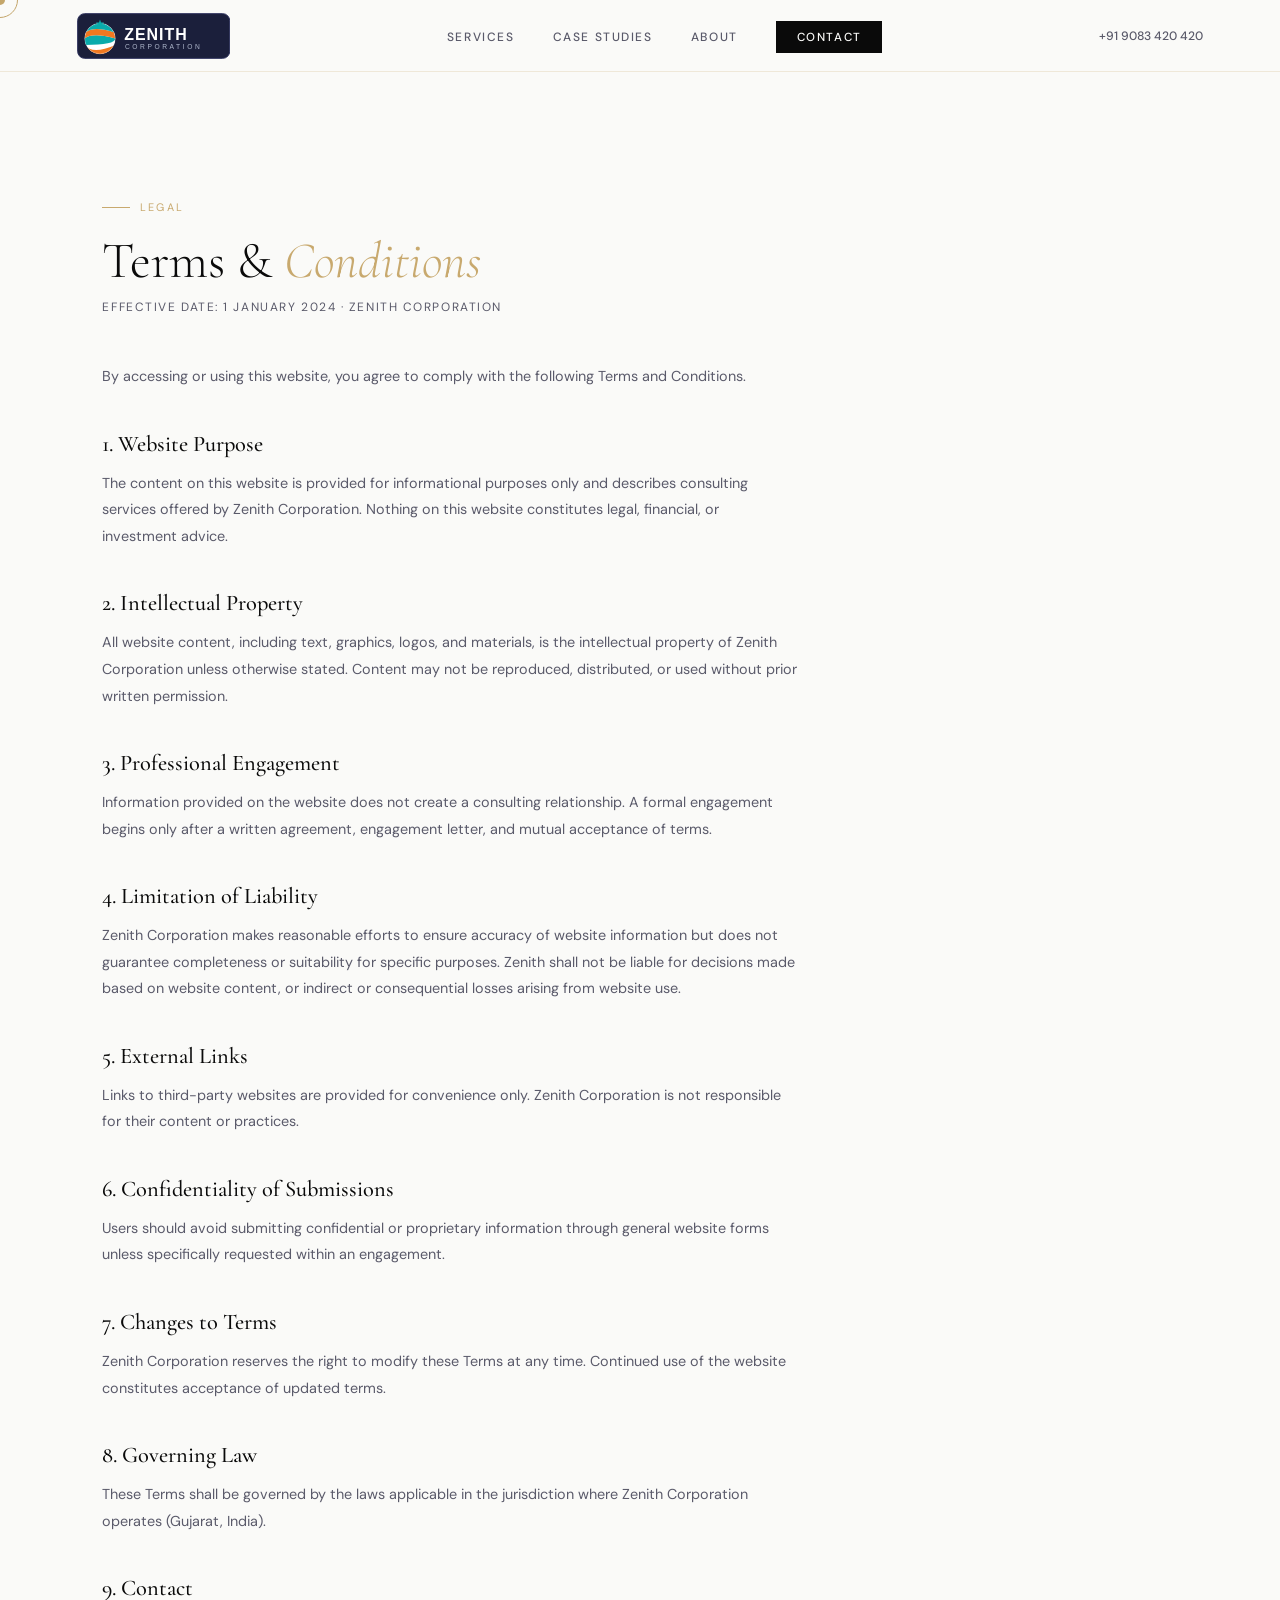
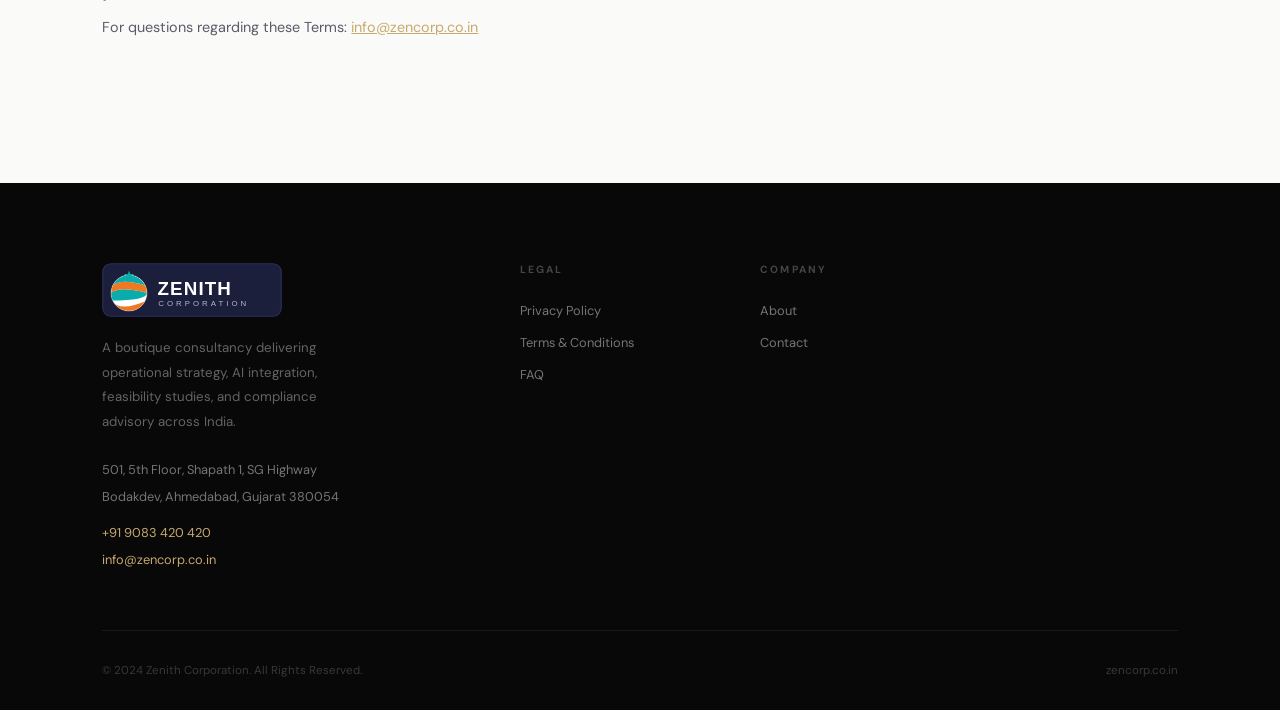
<file: terms.html>
<!DOCTYPE html>
<html lang="en">
<head>
<meta charset="UTF-8">
<meta name="viewport" content="width=device-width, initial-scale=1.0">
<title>Terms & Conditions — Zenith Corporation</title>
<link rel="stylesheet" href="style.css">
<style>
.legal-body{padding:8rem 8vw;max-width:900px;}
.legal-body h1{font-family:var(--serif);font-size:clamp(2rem,4vw,4rem);font-weight:300;color:var(--ink);margin-bottom:.6rem;line-height:1.1;}
.legal-body h1 em{font-style:italic;color:var(--gold);}
.effective{font-size:.75rem;letter-spacing:.13em;text-transform:uppercase;color:var(--mid);margin-bottom:3rem;display:block;}
.legal-body h2{font-family:var(--serif);font-size:1.4rem;font-weight:500;color:var(--ink);margin:2.5rem 0 .8rem;}
.legal-body p{font-size:.9rem;color:var(--mid);line-height:1.85;margin-bottom:.9rem;}
.legal-body ul{margin:.5rem 0 1rem 1rem;}
.legal-body ul li{font-size:.9rem;color:var(--mid);line-height:1.75;margin-bottom:.3rem;}
</style>
</head>
<body>
<div class="cursor" id="cursor"></div>
<div class="cursor-ring" id="cursorRing"></div>
<nav id="mainNav">
  <a href="index.html" class="nav-logo-img" aria-label="Zenith Corporation">
    <svg xmlns="http://www.w3.org/2000/svg" viewBox="0 0 240 72" height="46" width="auto" style="display:block;">
      <defs><clipPath id="gc"><circle cx="36" cy="40" r="24"/></clipPath></defs>
      <rect x="1" y="1" width="238" height="70" rx="11" ry="11" fill="#1b1f3b" stroke="#2a2f5a" stroke-width="1.5"/>
      <circle cx="36" cy="40" r="24" fill="white" clip-path="url(#gc)"/>
      <g clip-path="url(#gc)">
        <circle cx="36" cy="40" r="24" fill="white"/>
        <path d="M12 50 Q24 66 60 50 Q52 64 36 65 Q20 64 12 50Z" fill="#f07820"/>
        <path d="M12 40 Q24 30 60 40 Q60 50 12 50Z" fill="#0aabab"/>
        <path d="M14 30 Q26 20 58 30 Q60 35 60 40 Q24 30 12 40 Q12 35 14 30Z" fill="#f07820"/>
        <path d="M36 16 Q50 16 58 30 Q26 20 14 30 Q21 16 36 16Z" fill="#0aabab"/>
      </g>
      <circle cx="36" cy="40" r="24" fill="none" stroke="#ddd" stroke-width="0.5"/>
      <g transform="translate(36,17)"><polygon points="0,-7 1.6,-2.2 6.6,-2.2 2.8,0.8 4.3,5.6 0,2.8 -4.3,5.6 -2.8,0.8 -6.6,-2.2 -1.6,-2.2" fill="#0aabab"/></g>
      <text x="74" y="43" font-family="Arial Black,Franklin Gothic Heavy,Impact,sans-serif" font-weight="900" font-size="25" fill="white" letter-spacing="1.5">ZENITH</text>
      <text x="75" y="57" font-family="Arial,Helvetica,sans-serif" font-weight="400" font-size="10.5" fill="#b0b8cc" letter-spacing="4">CORPORATION</text>
    </svg>
  </a>
  <ul class="nav-links">
    <li><a href="services.html">Services</a></li>
    <li><a href="case-studies.html">Case Studies</a></li>
    <li><a href="about.html">About</a></li>
    <li><a href="contact.html" class="nav-cta">Contact</a></li>
  </ul>
  <div class="nav-phone"><a href="tel:+919083420420" style="color:inherit;text-decoration:none;">+91 9083 420 420</a></div>
  <button class="nav-hamburger"><span></span><span></span><span></span></button>
</nav>
<div style="padding-top:var(--nav-h);">
<div class="legal-body">
  <div class="tag">Legal</div>
  <h1>Terms &amp; <em>Conditions</em></h1>
  <span class="effective">Effective Date: 1 January 2024 · Zenith Corporation</span>
  <p>By accessing or using this website, you agree to comply with the following Terms and Conditions.</p>
  <h2>1. Website Purpose</h2>
  <p>The content on this website is provided for informational purposes only and describes consulting services offered by Zenith Corporation. Nothing on this website constitutes legal, financial, or investment advice.</p>
  <h2>2. Intellectual Property</h2>
  <p>All website content, including text, graphics, logos, and materials, is the intellectual property of Zenith Corporation unless otherwise stated. Content may not be reproduced, distributed, or used without prior written permission.</p>
  <h2>3. Professional Engagement</h2>
  <p>Information provided on the website does not create a consulting relationship. A formal engagement begins only after a written agreement, engagement letter, and mutual acceptance of terms.</p>
  <h2>4. Limitation of Liability</h2>
  <p>Zenith Corporation makes reasonable efforts to ensure accuracy of website information but does not guarantee completeness or suitability for specific purposes. Zenith shall not be liable for decisions made based on website content, or indirect or consequential losses arising from website use.</p>
  <h2>5. External Links</h2>
  <p>Links to third-party websites are provided for convenience only. Zenith Corporation is not responsible for their content or practices.</p>
  <h2>6. Confidentiality of Submissions</h2>
  <p>Users should avoid submitting confidential or proprietary information through general website forms unless specifically requested within an engagement.</p>
  <h2>7. Changes to Terms</h2>
  <p>Zenith Corporation reserves the right to modify these Terms at any time. Continued use of the website constitutes acceptance of updated terms.</p>
  <h2>8. Governing Law</h2>
  <p>These Terms shall be governed by the laws applicable in the jurisdiction where Zenith Corporation operates (Gujarat, India).</p>
  <h2>9. Contact</h2>
  <p>For questions regarding these Terms: <a href="mailto:info@zencorp.co.in" style="color:var(--gold);">info@zencorp.co.in</a></p>
</div>
</div>
<footer>
  <div class="footer-grid">
    <div class="footer-brand">
      <a href="index.html" class="nav-logo-img" aria-label="Zenith Corporation">
      <svg xmlns="http://www.w3.org/2000/svg" viewBox="0 0 240 72" height="54" width="auto" style="display:block;margin-bottom:1.2rem;">
        <defs><clipPath id="gc2"><circle cx="36" cy="40" r="24"/></clipPath></defs>
        <rect x="1" y="1" width="238" height="70" rx="11" ry="11" fill="#1b1f3b" stroke="#2a2f5a" stroke-width="1.5"/>
        <circle cx="36" cy="40" r="24" fill="white" clip-path="url(#gc2)"/>
        <g clip-path="url(#gc2)">
          <circle cx="36" cy="40" r="24" fill="white"/>
          <path d="M12 50 Q24 66 60 50 Q52 64 36 65 Q20 64 12 50Z" fill="#f07820"/>
          <path d="M12 40 Q24 30 60 40 Q60 50 12 50Z" fill="#0aabab"/>
          <path d="M14 30 Q26 20 58 30 Q60 35 60 40 Q24 30 12 40 Q12 35 14 30Z" fill="#f07820"/>
          <path d="M36 16 Q50 16 58 30 Q26 20 14 30 Q21 16 36 16Z" fill="#0aabab"/>
        </g>
        <circle cx="36" cy="40" r="24" fill="none" stroke="#ddd" stroke-width="0.5"/>
        <g transform="translate(36,17)"><polygon points="0,-7 1.6,-2.2 6.6,-2.2 2.8,0.8 4.3,5.6 0,2.8 -4.3,5.6 -2.8,0.8 -6.6,-2.2 -1.6,-2.2" fill="#0aabab"/></g>
        <text x="74" y="43" font-family="Arial Black,Franklin Gothic Heavy,Impact,sans-serif" font-weight="900" font-size="25" fill="white" letter-spacing="1.5">ZENITH</text>
        <text x="75" y="57" font-family="Arial,Helvetica,sans-serif" font-weight="400" font-size="10.5" fill="#b0b8cc" letter-spacing="4">CORPORATION</text>
      </svg>
    </a>
      <p class="footer-tagline">A boutique consultancy delivering operational strategy, AI integration, feasibility studies, and compliance advisory across India.</p>
      <div class="footer-contact-info">
        <div>501, 5th Floor, Shapath 1, SG Highway<br>Bodakdev, Ahmedabad, Gujarat 380054</div>
        <div style="margin-top:.6rem;"><a href="tel:+919083420420" style="color:var(--gold);text-decoration:none;">+91 9083 420 420</a></div>
        <div><a href="mailto:info@zencorp.co.in">info@zencorp.co.in</a></div>
      </div>
    </div>
    <div class="footer-col"><h5>Legal</h5><ul>
      <li><a href="privacy.html">Privacy Policy</a></li>
      <li><a href="terms.html">Terms & Conditions</a></li>
      <li><a href="faq.html">FAQ</a></li>
    </ul></div>
    <div class="footer-col"><h5>Company</h5><ul>
      <li><a href="about.html">About</a></li>
      <li><a href="contact.html">Contact</a></li>
    </ul></div>
    <div class="footer-col"></div>
  </div>
  <div class="footer-bottom"><span>© 2024 Zenith Corporation. All Rights Reserved.</span><span>zencorp.co.in</span></div>
</footer>
<script src="main.js"></script>
</body>
</html>
</file>
<file: style.css>
/* ===========================
   ZENITH CORPORATION — GLOBAL
   =========================== */
@import url('https://fonts.googleapis.com/css2?family=Cormorant+Garamond:ital,wght@0,300;0,400;0,500;0,600;1,300;1,400;1,500&family=DM+Sans:wght@300;400;500&display=swap');

:root {
  --ink:       #0a0a0a;
  --white:     #fafaf8;
  --gold:      #c8a96e;
  --gold-lt:   #e8d5a3;
  --slate:     #1a1a2e;
  --mid:       #5a5a6a;
  --soft:      #f5f4f0;
  --line:      rgba(200,169,110,0.22);
  --serif:     'Cormorant Garamond', Georgia, serif;
  --sans:      'DM Sans', sans-serif;
  --nav-h:     72px;
}

*, *::before, *::after { margin:0; padding:0; box-sizing:border-box; }
html { scroll-behavior:smooth; }
body { font-family:var(--sans); background:var(--white); color:var(--ink); overflow-x:hidden; cursor:none; }

/* CURSOR */
.cursor      { width:10px;height:10px;background:var(--gold);border-radius:50%;position:fixed;top:0;left:0;pointer-events:none;z-index:9999;transform:translate(-50%,-50%);mix-blend-mode:multiply;transition:width .2s,height .2s; }
.cursor-ring { width:36px;height:36px;border:1.5px solid var(--gold);border-radius:50%;position:fixed;top:0;left:0;pointer-events:none;z-index:9998;transform:translate(-50%,-50%);mix-blend-mode:multiply;transition:transform .35s ease,width .25s,height .25s; }

/* NAV */
nav { position:fixed;top:0;left:0;right:0;z-index:200;display:flex;align-items:center;justify-content:space-between;padding:0 6vw;height:var(--nav-h);background:rgba(250,250,248,.94);backdrop-filter:blur(18px);border-bottom:1px solid var(--line);transition:background .3s; }
nav.dark { background:rgba(10,10,10,.94); }
nav.dark .nav-logo { color:var(--white); }
nav.dark .nav-links a { color:rgba(250,250,248,.6); }
nav.dark .nav-links a:hover { color:var(--white); }
nav.dark .nav-phone { color:rgba(250,250,248,.5); }

.nav-logo { font-family:var(--serif);font-size:1.55rem;font-weight:600;color:var(--ink);letter-spacing:.03em;text-decoration:none; }
.nav-logo span { color:var(--gold); }

/* SVG INLINE LOGO */
.nav-logo-img { display:inline-flex; align-items:center; text-decoration:none; line-height:0; }
.nav-logo-img svg { display:block; }


.nav-links { display:flex;gap:2.4rem;list-style:none;align-items:center; }
.nav-links a { font-size:.75rem;font-weight:500;letter-spacing:.13em;text-transform:uppercase;color:var(--mid);text-decoration:none;position:relative;transition:color .3s; }
.nav-links a::after { content:'';position:absolute;bottom:-4px;left:0;width:0;height:1px;background:var(--gold);transition:width .3s; }
.nav-links a:hover { color:var(--ink); }
.nav-links a:hover::after,
.nav-links a.active::after { width:100%; }
.nav-links a.active { color:var(--ink); }

.nav-cta { background:var(--ink)!important;color:var(--white)!important;padding:.5rem 1.3rem;font-size:.73rem!important;letter-spacing:.13em!important; }
.nav-cta:hover { background:var(--gold)!important;color:var(--ink)!important; }
.nav-cta::after { display:none!important; }
.nav-phone { font-size:.76rem;color:var(--mid);font-weight:500; }

.nav-hamburger { display:none;flex-direction:column;gap:5px;cursor:none;padding:.5rem;background:none;border:none; }
.nav-hamburger span { display:block;width:22px;height:1.5px;background:var(--ink);transition:all .3s; }

/* TYPOGRAPHY HELPERS */
.tag { font-size:.68rem;letter-spacing:.2em;text-transform:uppercase;color:var(--gold);display:flex;align-items:center;gap:.6rem;margin-bottom:1.2rem; }
.tag::before { content:'';width:28px;height:1px;background:var(--gold);flex-shrink:0; }
.tag.light::before { background:rgba(200,169,110,.6); }

h1,h2,h3 { font-family:var(--serif);font-weight:300; }

/* BUTTONS */
.btn-primary { background:var(--ink);color:var(--white);padding:.85rem 2rem;font-family:var(--sans);font-size:.76rem;font-weight:500;letter-spacing:.12em;text-transform:uppercase;text-decoration:none;border:1px solid var(--ink);display:inline-block;transition:all .3s; }
.btn-primary:hover { background:var(--gold);border-color:var(--gold);color:var(--ink); }

.btn-gold { background:var(--gold);color:var(--ink);padding:.85rem 2rem;font-family:var(--sans);font-size:.76rem;font-weight:500;letter-spacing:.12em;text-transform:uppercase;text-decoration:none;border:1px solid var(--gold);display:inline-block;transition:all .3s; }
.btn-gold:hover { background:var(--ink);border-color:var(--ink);color:var(--white); }

.btn-ghost { color:var(--ink);font-size:.76rem;font-weight:500;letter-spacing:.1em;text-transform:uppercase;text-decoration:none;display:inline-flex;align-items:center;gap:.5rem;transition:gap .3s,color .3s; }
.btn-ghost:hover { color:var(--gold);gap:.9rem; }
.btn-ghost.light { color:rgba(250,250,248,.6); }
.btn-ghost.light:hover { color:var(--gold); }

/* TICKER */
.ticker { background:var(--ink);color:var(--gold-lt);padding:.7rem 0;overflow:hidden;white-space:nowrap; }
.ticker-inner { display:inline-flex;gap:3.5rem;animation:ticker 28s linear infinite;font-size:.7rem;letter-spacing:.18em;text-transform:uppercase; }
.ticker-item { display:flex;align-items:center;gap:.8rem; }
.ticker-item::before { content:'◆';font-size:.35rem;color:var(--gold); }

/* PAGE HERO (inner pages) */
.page-hero { padding:calc(var(--nav-h) + 5rem) 8vw 5rem;background:var(--ink);position:relative;overflow:hidden; }
.page-hero::before { content:'';position:absolute;inset:0;background-image:linear-gradient(rgba(200,169,110,.05) 1px,transparent 1px),linear-gradient(90deg,rgba(200,169,110,.05) 1px,transparent 1px);background-size:50px 50px; }
.page-hero-inner { position:relative;z-index:2;max-width:700px; }
.page-hero h1 { font-size:clamp(2.5rem,5vw,5rem);line-height:1.05;color:var(--white);margin-bottom:1.5rem; }
.page-hero h1 em { font-style:italic;color:var(--gold); }
.page-hero p { font-size:1rem;color:rgba(250,250,248,.5);line-height:1.8;max-width:520px; }

/* SECTION HELPERS */
.section { padding:8rem 8vw; }
.section.soft { background:var(--soft); }
.section.dark { background:var(--ink); }

.section-head { margin-bottom:4rem; }
.section-head.split { display:flex;align-items:flex-end;justify-content:space-between;gap:2rem; }
.section-title { font-size:clamp(2rem,3.5vw,3.8rem);line-height:1.1;color:var(--ink);max-width:580px; }
.section-title em { font-style:italic;color:var(--gold);font-weight:400; }
.section-title.light { color:var(--white); }
.section-sub { font-size:.93rem;color:var(--mid);line-height:1.8;max-width:380px; }
.section-sub.light { color:rgba(250,250,248,.45); }

/* STATS ROW */
.stats-row { display:grid;grid-template-columns:repeat(4,1fr);border-top:1px solid var(--line);border-bottom:1px solid var(--line); }
.stat-cell { padding:3.5rem 2rem;border-right:1px solid var(--line);text-align:center; }
.stat-cell:last-child { border-right:none; }
.stat-big { font-family:var(--serif);font-size:clamp(2.2rem,3.5vw,4rem);font-weight:300;color:var(--ink);line-height:1;margin-bottom:.4rem; }
.stat-big span { color:var(--gold); }
.stat-cap { font-size:.7rem;letter-spacing:.14em;text-transform:uppercase;color:var(--mid); }

/* CTA BAND */
.cta-band { background:var(--gold);padding:5rem 8vw;display:flex;align-items:center;justify-content:space-between;gap:3rem; }
.cta-band h2 { font-family:var(--serif);font-size:clamp(1.8rem,3vw,3.2rem);font-weight:300;color:var(--ink);line-height:1.2;max-width:560px; }
.cta-band h2 em { font-style:italic;font-weight:400; }

/* FOOTER */
footer { background:#080808;color:rgba(250,250,248,.55);padding:5rem 8vw 2rem; }
.footer-grid { display:grid;grid-template-columns:2fr 1fr 1fr 1fr;gap:4rem;padding-bottom:3.5rem;border-bottom:1px solid rgba(200,169,110,.1);margin-bottom:2rem; }
.footer-brand .nav-logo { font-size:1.7rem;display:block;margin-bottom:1.4rem;color:var(--white); }
.footer-tagline { font-size:.83rem;line-height:1.85;margin-bottom:1.4rem;color:rgba(250,250,248,.38);max-width:270px; }
.footer-contact-info { font-size:.8rem;line-height:2.1;color:rgba(250,250,248,.45); }
.footer-contact-info a { color:var(--gold);text-decoration:none; }
.footer-col h5 { font-family:var(--sans);font-size:.65rem;letter-spacing:.2em;text-transform:uppercase;color:rgba(250,250,248,.25);margin-bottom:1.4rem; }
.footer-col ul { list-style:none; }
.footer-col li { margin-bottom:.7rem; }
.footer-col a { font-size:.8rem;color:rgba(250,250,248,.45);text-decoration:none;transition:color .3s; }
.footer-col a:hover { color:var(--gold); }
.footer-bottom { display:flex;justify-content:space-between;align-items:center;font-size:.72rem;color:rgba(250,250,248,.2); }
.footer-bottom a { color:var(--gold);text-decoration:none; }

/* ANIMATIONS */
@keyframes ticker { from{transform:translateX(0)} to{transform:translateX(-50%)} }
@keyframes fadeUp { from{opacity:0;transform:translateY(22px)} to{opacity:1;transform:translateY(0)} }
@keyframes fadeIn { from{opacity:0} to{opacity:1} }
@keyframes spin { from{transform:translate(-50%,-50%) rotate(0deg)} to{transform:translate(-50%,-50%) rotate(360deg)} }

.reveal { opacity:0;transform:translateY(28px);transition:opacity .75s ease,transform .75s ease; }
.reveal.visible { opacity:1;transform:translateY(0); }
.reveal-d1 { transition-delay:.1s; }
.reveal-d2 { transition-delay:.2s; }
.reveal-d3 { transition-delay:.3s; }

/* RESPONSIVE */
@media(max-width:1100px){
  .stats-row{grid-template-columns:repeat(2,1fr)}
  .footer-grid{grid-template-columns:1fr 1fr;gap:3rem}
  .nav-links{display:none}
  .nav-hamburger{display:flex}
}
@media(max-width:640px){
  .section{padding:5rem 6vw}
  .page-hero{padding:calc(var(--nav-h)+3rem) 6vw 3rem}
  .cta-band{flex-direction:column;align-items:flex-start}
  .footer-grid{grid-template-columns:1fr}
  .footer-bottom{flex-direction:column;gap:.8rem;text-align:center}
  .stats-row{grid-template-columns:1fr 1fr}
  .section-head.split{flex-direction:column;align-items:flex-start}
}
</file>
